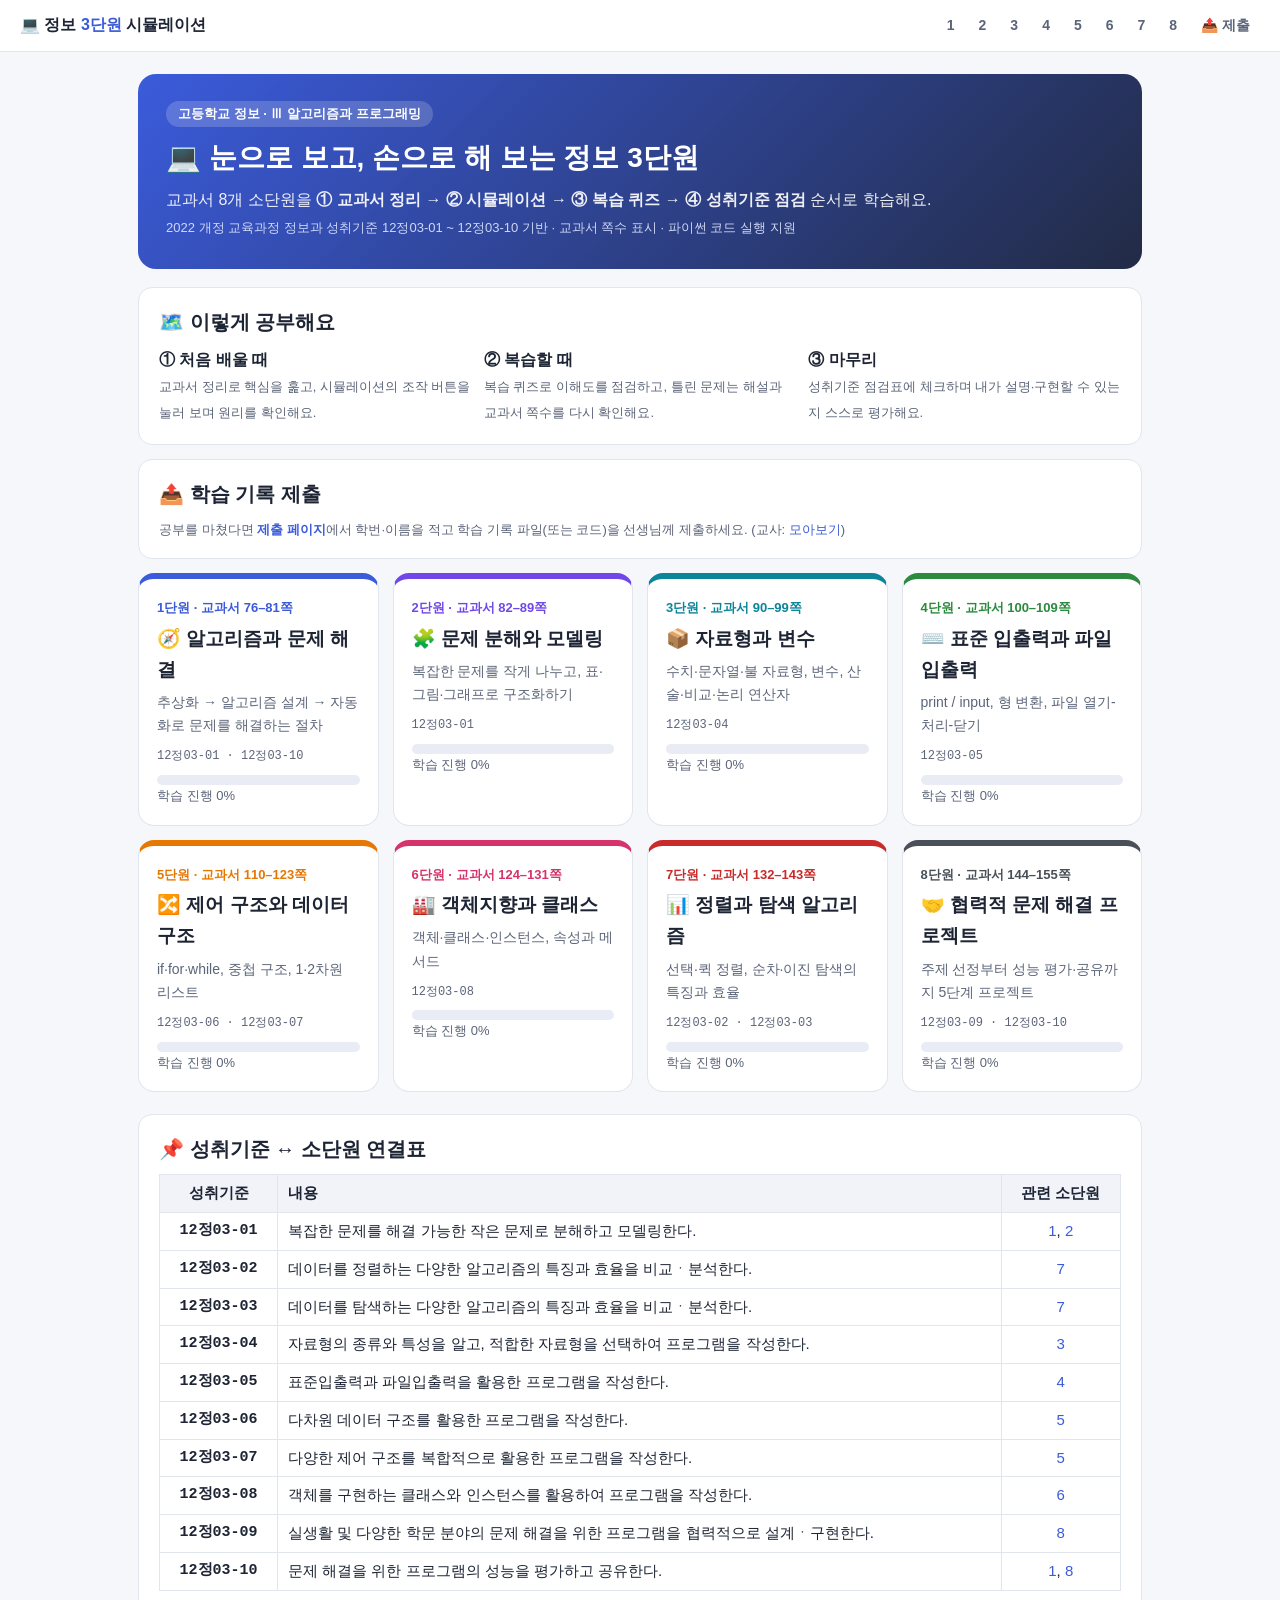
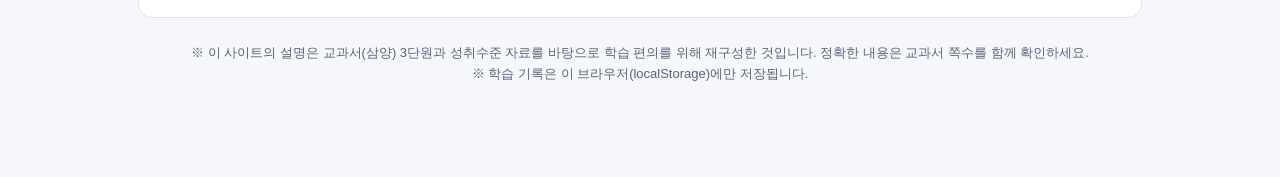
<file: index.html>
<!DOCTYPE html>
<html lang="ko">
<head>
<meta charset="utf-8">
<meta name="viewport" content="width=device-width,initial-scale=1">
<title>정보 3단원 알고리즘과 프로그래밍 – 시뮬레이션 학습·복습</title>
<meta name="description" content="고등학교 정보(삼양) 3단원 알고리즘과 프로그래밍을 시뮬레이션으로 학습하고 복습하는 사이트">
<link rel="stylesheet" href="css/style.css">
</head>
<body data-home="1">
<div class="wrap">
  <div class="hero" style="--uc:#3b5bdb">
    <span class="badge">고등학교 정보 · Ⅲ 알고리즘과 프로그래밍</span>
    <h1>💻 눈으로 보고, 손으로 해 보는 정보 3단원</h1>
    <p>교과서 8개 소단원을 <b>① 교과서 정리 → ② 시뮬레이션 → ③ 복습 퀴즈 → ④ 성취기준 점검</b> 순서로 학습해요.</p>
    <p class="small" style="color:#dbe4ff">2022 개정 교육과정 정보과 성취기준 12정03-01 ~ 12정03-10 기반 · 교과서 쪽수 표시 · 파이썬 코드 실행 지원</p>
  </div>

  <div class="card">
    <h2>🗺️ 이렇게 공부해요</h2>
    <div class="grid3">
      <div><b>① 처음 배울 때</b><br><span class="small">교과서 정리로 핵심을 훑고, 시뮬레이션의 조작 버튼을 눌러 보며 원리를 확인해요.</span></div>
      <div><b>② 복습할 때</b><br><span class="small">복습 퀴즈로 이해도를 점검하고, 틀린 문제는 해설과 교과서 쪽수를 다시 확인해요.</span></div>
      <div><b>③ 마무리</b><br><span class="small">성취기준 점검표에 체크하며 내가 설명·구현할 수 있는지 스스로 평가해요.</span></div>
    </div>
  </div>

  <div class="card"><h2>📤 학습 기록 제출</h2><p class="small" style="margin:0">공부를 마쳤다면 <a href="submit.html"><b>제출 페이지</b></a>에서 학번·이름을 적고 학습 기록 파일(또는 코드)을 선생님께 제출하세요. (교사: <a href="teacher.html">모아보기</a>)</p></div>

  <div class="card" id="overall" style="display:none"></div>

  <div class="ucards" id="cards"></div>

  <div class="card" style="margin-top:22px">
    <h2>📌 성취기준 ↔ 소단원 연결표</h2>
    <table id="map"><tr><th>성취기준</th><th class="l">내용</th><th>관련 소단원</th></tr></table>
  </div>
  <p class="small" style="text-align:center;margin-top:24px">※ 이 사이트의 설명은 교과서(삼양) 3단원과 성취수준 자료를 바탕으로 학습 편의를 위해 재구성한 것입니다. 정확한 내용은 교과서 쪽수를 함께 확인하세요.<br>※ 학습 기록은 이 브라우저(localStorage)에만 저장됩니다.</p>
</div>
<script src="js/common.js"></script>
<script>
initHome();
const cards=$('#cards');
let sum=0;
UNITS.forEach(u=>{
  const p=Progress.pct(u.id);sum+=p;
  cards.insertAdjacentHTML('beforeend',`<a class="ucard" href="units/u${u.id}.html" style="--uc:${u.c}">
    <div class="no">${u.id}단원 · 교과서 ${u.pg}쪽</div><h3>${u.ic} ${u.t}</h3><p>${u.d}</p>
    <div class="stds">${u.std.join(' · ')}</div>
    <div class="progressbar"><i style="width:${p}%"></i></div><div class="small">학습 진행 ${p}%</div></a>`);
});
if(sum>0){const o=$('#overall');o.style.display='block';const avg=Math.round(sum/UNITS.length);
  o.innerHTML=`<h2>📈 나의 전체 학습 현황</h2><div class="progressbar"><i style="width:${avg}%"></i></div><div class="small">전체 ${avg}% 완료 <button class="btn sm ghost" id="rst" style="margin-left:10px">기록 지우기</button></div>`;
  $('#rst').onclick=()=>{if(confirm('이 브라우저의 학습 기록을 모두 지울까요?')){localStorage.removeItem('info3-samyang-progress-v1');location.reload()}};}
const map=$('#map');
Object.keys(STD).forEach(k=>{
  const us=UNITS.filter(u=>u.std.includes(k));
  map.insertAdjacentHTML('beforeend',`<tr><td class="mono"><b>${k}</b></td><td class="l">${STD[k]}</td><td>${us.map(u=>`<a href="units/u${u.id}.html">${u.id}</a>`).join(', ')}</td></tr>`);
});
</script>
</body>
</html>
</file>
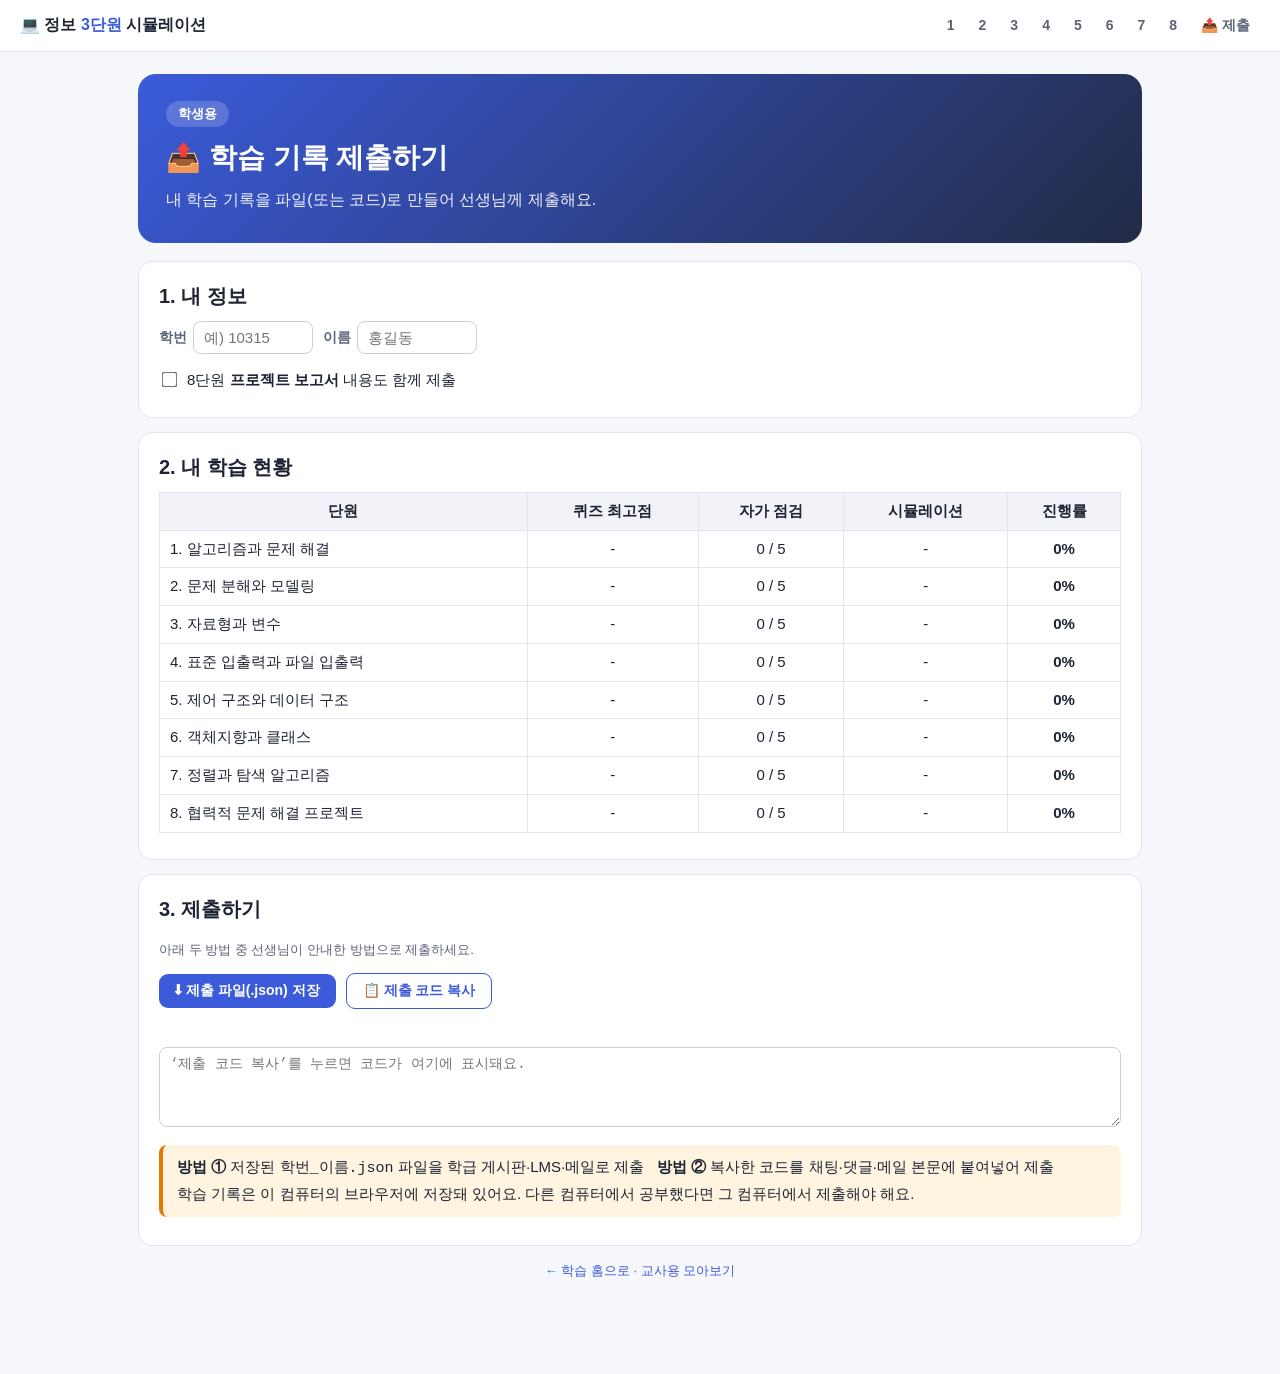
<file: submit.html>
<!DOCTYPE html>
<html lang="ko"><head><meta charset="utf-8"><meta name="viewport" content="width=device-width,initial-scale=1">
<title>학습 기록 제출 – 정보 3단원</title><link rel="stylesheet" href="css/style.css"></head>
<body style="--uc:#3b5bdb">
<div class="wrap">
 <div class="hero"><span class="badge">학생용</span><h1>📤 학습 기록 제출하기</h1><p>내 학습 기록을 파일(또는 코드)로 만들어 선생님께 제출해요.</p></div>
 <div class="card"><h2>1. 내 정보</h2>
  <div class="row"><label class="f">학번 <input type="text" id="sid" placeholder="예) 10315"></label><label class="f">이름 <input type="text" id="sname" placeholder="홍길동"></label></div>
  <label class="check"><input type="checkbox" id="increp"><span>8단원 <b>프로젝트 보고서</b> 내용도 함께 제출</span></label></div>
 <div class="card"><h2>2. 내 학습 현황</h2><div id="sum"></div></div>
 <div class="card"><h2>3. 제출하기</h2>
  <p class="small">아래 두 방법 중 선생님이 안내한 방법으로 제출하세요.</p>
  <div class="row"><button class="btn" id="dl">⬇ 제출 파일(.json) 저장</button><button class="btn ghost" id="cp">📋 제출 코드 복사</button></div>
  <div class="msg" id="msg"></div>
  <textarea id="code" rows="4" readonly placeholder="‘제출 코드 복사’를 누르면 코드가 여기에 표시돼요."></textarea>
  <div class="note"><b>방법 ①</b> 저장된 <code>학번_이름.json</code> 파일을 학급 게시판·LMS·메일로 제출 &nbsp; <b>방법 ②</b> 복사한 코드를 채팅·댓글·메일 본문에 붙여넣어 제출<br>학습 기록은 이 컴퓨터의 브라우저에 저장돼 있어요. 다른 컴퓨터에서 공부했다면 그 컴퓨터에서 제출해야 해요.</div></div>
 <p class="small" style="text-align:center"><a href="index.html">← 학습 홈으로</a> · <a href="teacher.html">교사용 모아보기</a></p>
</div>
<script src="js/common.js"></script>
<script>
initHome();
const RK='info3-u8-report-v1';
function build(){
  const rec={v:1,id:$('#sid').value.trim(),name:$('#sname').value.trim(),at:new Date().toISOString(),units:{}};
  UNITS.forEach(u=>{const s=Progress.get(u.id);const n=s.checks?Object.values(s.checks).filter(Boolean).length:0;
    rec.units[u.id]={quiz:s.quiz||null,checks:n,checkTotal:s.checkTotal||5,sim:!!s.simVisited,pct:Progress.pct(u.id)}});
  if($('#increp').checked){try{rec.report=JSON.parse(localStorage.getItem(RK))||null}catch(e){}}
  return rec;
}
function draw(){
  $('#sum').innerHTML='<table><tr><th>단원</th><th>퀴즈 최고점</th><th>자가 점검</th><th>시뮬레이션</th><th>진행률</th></tr>'+UNITS.map(u=>{const s=Progress.get(u.id);const n=s.checks?Object.values(s.checks).filter(Boolean).length:0;
   return `<tr><td class="l">${u.id}. ${u.t}</td><td>${s.quiz?s.quiz[0]+' / '+s.quiz[1]:'-'}</td><td>${n} / ${s.checkTotal||5}</td><td>${s.simVisited?'✔':'-'}</td><td><b>${Progress.pct(u.id)}%</b></td></tr>`}).join('')+'</table>';
}
function check(){const r=build();if(!r.id||!r.name){$('#msg').className='msg bad';$('#msg').textContent='학번과 이름을 입력해 주세요.';return null}return r}
$('#dl').onclick=()=>{const r=check();if(!r)return;const b=new Blob([JSON.stringify(r,null,1)],{type:'application/json'});const a=document.createElement('a');a.href=URL.createObjectURL(b);a.download=`${r.id}_${r.name}.json`;a.click();setTimeout(()=>URL.revokeObjectURL(a.href),1000);$('#msg').className='msg ok';$('#msg').textContent='저장했어요! 파일을 선생님께 제출하세요.'};
$('#cp').onclick=async()=>{const r=check();if(!r)return;const t='INFO3:'+btoa(unescape(encodeURIComponent(JSON.stringify(r))));$('#code').value=t;$('#code').select();
  try{await navigator.clipboard.writeText(t);$('#msg').className='msg ok';$('#msg').textContent='복사했어요! 붙여넣어 제출하세요.'}catch(e){$('#msg').className='msg ok';$('#msg').textContent='아래 코드를 직접 복사(Ctrl+C)해서 제출하세요.'}};
['sid','sname'].forEach(i=>{$('#'+i).value=localStorage.getItem('info3-'+i)||'';$('#'+i).oninput=e=>localStorage.setItem('info3-'+i,e.target.value)});
draw();
</script></body></html>
</file>
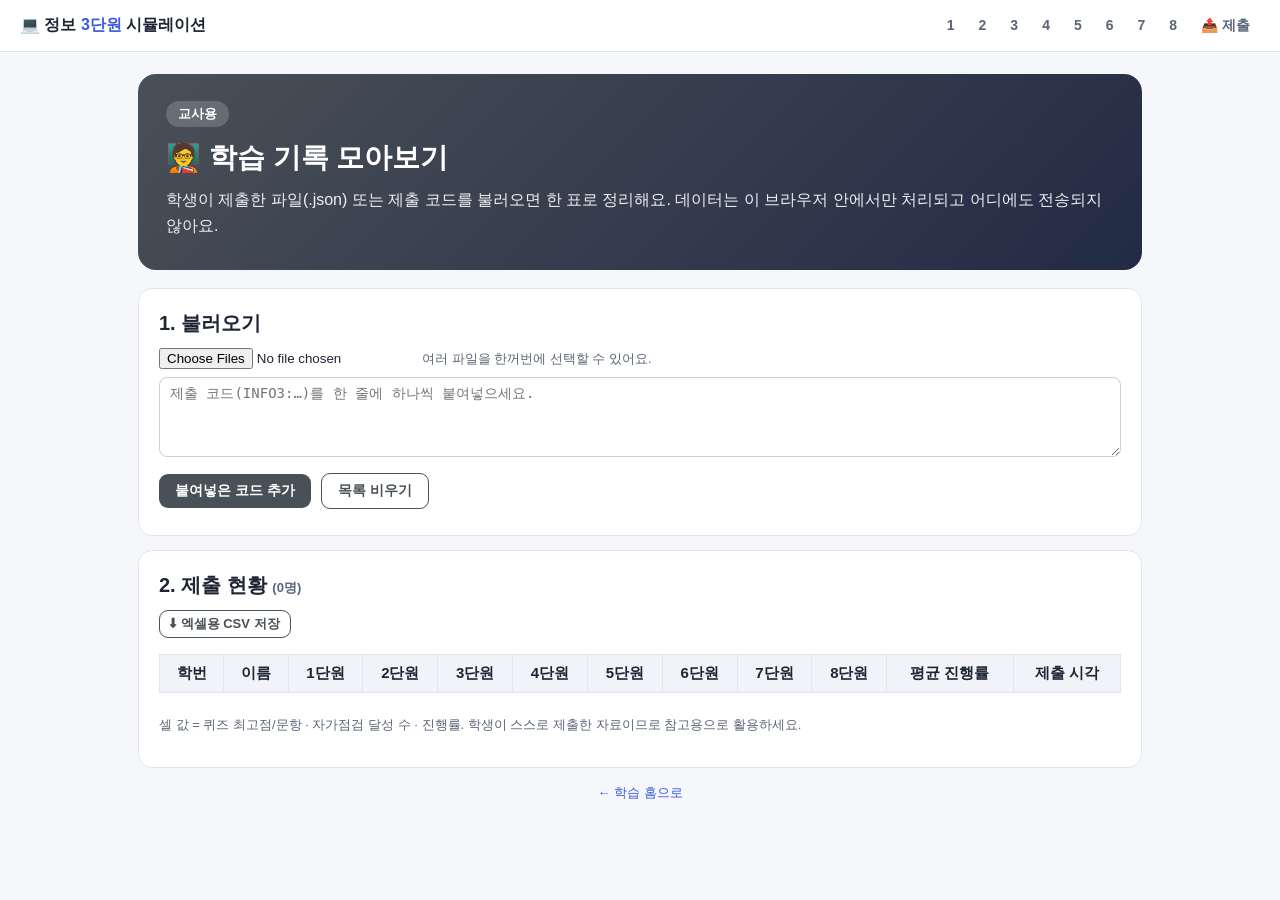
<file: teacher.html>
<!DOCTYPE html>
<html lang="ko"><head><meta charset="utf-8"><meta name="viewport" content="width=device-width,initial-scale=1">
<title>교사용 학습 기록 모아보기 – 정보 3단원</title><link rel="stylesheet" href="css/style.css"></head>
<body style="--uc:#495057">
<div class="wrap">
 <div class="hero"><span class="badge">교사용</span><h1>🧑‍🏫 학습 기록 모아보기</h1><p>학생이 제출한 파일(.json) 또는 제출 코드를 불러오면 한 표로 정리해요. 데이터는 이 브라우저 안에서만 처리되고 어디에도 전송되지 않아요.</p></div>
 <div class="card"><h2>1. 불러오기</h2>
  <div class="row"><input type="file" id="fl" accept=".json,application/json" multiple><span class="small">여러 파일을 한꺼번에 선택할 수 있어요.</span></div>
  <textarea id="paste" rows="4" placeholder="제출 코드(INFO3:…)를 한 줄에 하나씩 붙여넣으세요."></textarea>
  <div class="row"><button class="btn" id="add">붙여넣은 코드 추가</button><button class="btn ghost" id="clr">목록 비우기</button><span class="msg" id="msg"></span></div></div>
 <div class="card"><h2>2. 제출 현황 <span class="small" id="cnt"></span></h2>
  <div class="row"><button class="btn ghost sm" id="csv">⬇ 엑셀용 CSV 저장</button></div>
  <div style="overflow:auto"><table id="tb"></table></div>
  <p class="small">셀 값 = 퀴즈 최고점/문항 · 자가점검 달성 수 · 진행률. 학생이 스스로 제출한 자료이므로 참고용으로 활용하세요.</p></div>
 <div class="card" id="repc" style="display:none"><h2>3. 제출된 프로젝트 보고서</h2><div id="reps"></div></div>
 <p class="small" style="text-align:center"><a href="index.html">← 학습 홈으로</a></p>
</div>
<script src="js/common.js"></script>
<script>
initHome();
let R={};
const lab={team:'모둠명',members:'모둠원/역할',topic:'주제',problem:'문제 정의',init:'초기 상태',goal:'목표 상태',split:'문제 분해',model:'모델링',algo:'알고리즘',prog:'프로그램 작성',perf:'성능 평가',fb:'받은 피드백',imp:'개선한 점'};
function put(r){if(!r||!r.id||!r.units){return false}R[r.id+'|'+r.name]=r;return true}
function decode(t){t=t.trim();if(!t.startsWith('INFO3:'))return null;try{return JSON.parse(decodeURIComponent(escape(atob(t.slice(6)))))}catch(e){return null}}
function draw(){
  const rows=Object.values(R).sort((a,b)=>String(a.id).localeCompare(String(b.id),'ko',{numeric:true}));
  $('#cnt').textContent=`(${rows.length}명)`;
  $('#tb').innerHTML='<tr><th>학번</th><th>이름</th>'+UNITS.map(u=>`<th title="${u.t}">${u.id}단원</th>`).join('')+'<th>평균 진행률</th><th>제출 시각</th></tr>'+
   rows.map(r=>{let sum=0;const cells=UNITS.map(u=>{const x=r.units[u.id]||{};sum+=x.pct||0;return `<td style="font-size:13px">${x.quiz?x.quiz[0]+'/'+x.quiz[1]:'-'} · ${x.checks||0}/${x.checkTotal||5}<br><b>${x.pct||0}%</b></td>`}).join('');
    return `<tr><td>${esc(r.id)}</td><td>${esc(r.name)}</td>${cells}<td><b>${Math.round(sum/UNITS.length)}%</b></td><td class="small">${esc((r.at||'').replace('T',' ').slice(0,16))}</td></tr>`}).join('')||'<tr><td colspan="12" class="small">아직 불러온 제출물이 없어요.</td></tr>';
  const withRep=rows.filter(r=>r.report);$('#repc').style.display=withRep.length?'block':'none';
  $('#reps').innerHTML=withRep.map(r=>`<details style="margin:6px 0"><summary><b>${esc(r.id)} ${esc(r.name)}</b></summary>${Object.keys(lab).map(k=>`<div style="margin:6px 0"><b>${lab[k]}</b><div style="white-space:pre-wrap">${esc(r.report[k]||'(미작성)')}</div></div>`).join('')}</details>`).join('');
}
function msg(t,ok){$('#msg').className='msg '+(ok?'ok':'bad');$('#msg').textContent=t}
$('#fl').onchange=async e=>{let ok=0,bad=0;for(const f of e.target.files){try{put(JSON.parse(await f.text()))?ok++:bad++}catch(x){bad++}}msg(`${ok}개 불러옴${bad?`, ${bad}개는 형식이 올바르지 않아 건너뜀`:''}`,!bad);draw();e.target.value=''};
$('#add').onclick=()=>{let ok=0,bad=0;$('#paste').value.split(/\s+/).filter(Boolean).forEach(t=>{put(decode(t))?ok++:bad++});msg(`${ok}개 추가${bad?`, ${bad}개는 코드가 올바르지 않아 건너뜀`:''}`,!bad);if(ok)$('#paste').value='';draw()};
$('#clr').onclick=()=>{R={};draw();msg('',true)};
$('#csv').onclick=()=>{const rows=Object.values(R);if(!rows.length)return;const q=s=>'"'+String(s??'').replace(/"/g,'""')+'"';
  let t='학번,이름,'+UNITS.map(u=>`${u.id}단원 퀴즈,${u.id}단원 자가점검,${u.id}단원 진행률`).join(',')+',평균 진행률,제출 시각\n';
  rows.forEach(r=>{let s=0;t+=[q(r.id),q(r.name),...UNITS.map(u=>{const x=r.units[u.id]||{};s+=x.pct||0;return [q(x.quiz?x.quiz[0]+'/'+x.quiz[1]:''),q(x.checks||0),q(x.pct||0)].join(',')}),Math.round(s/UNITS.length),q(r.at)].join(',')+'\n'});
  const b=new Blob(['﻿'+t],{type:'text/csv;charset=utf-8'});const a=document.createElement('a');a.href=URL.createObjectURL(b);a.download='정보3단원_학습현황.csv';a.click()};
draw();
</script></body></html>
</file>
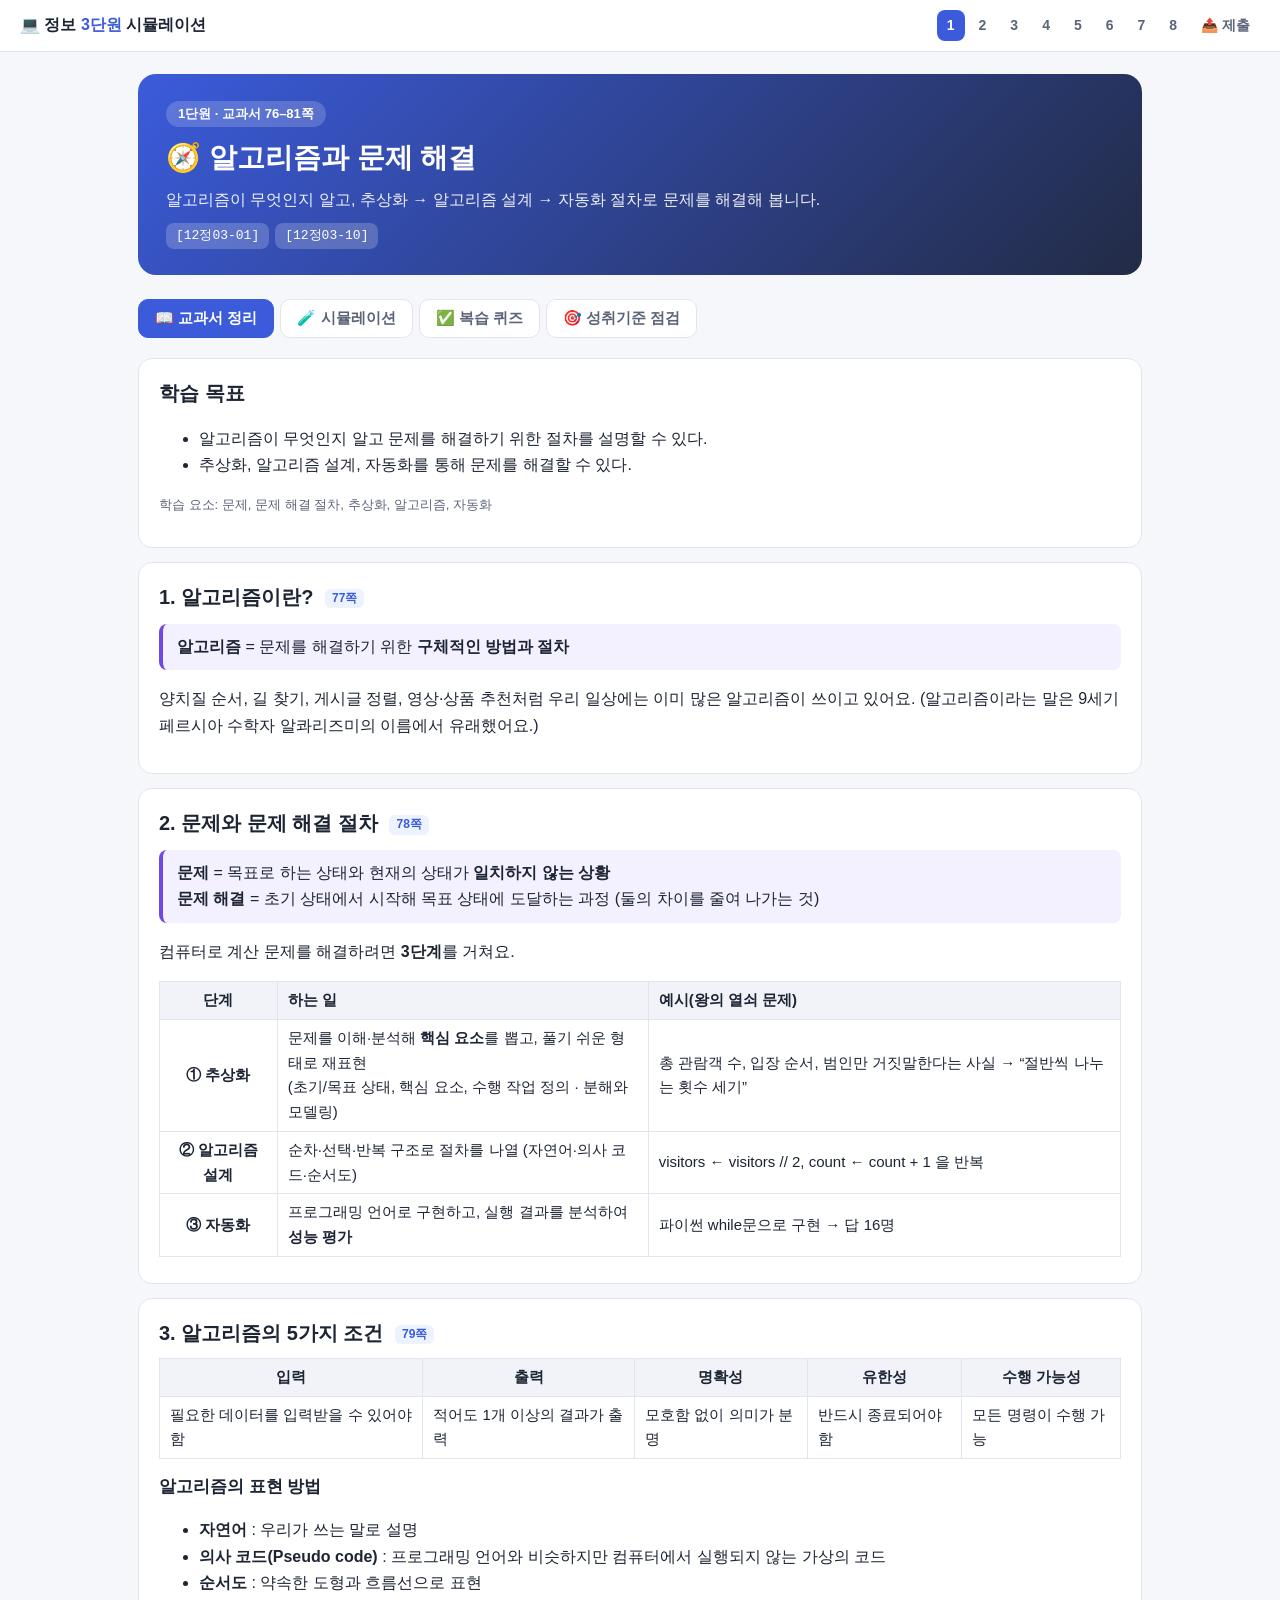
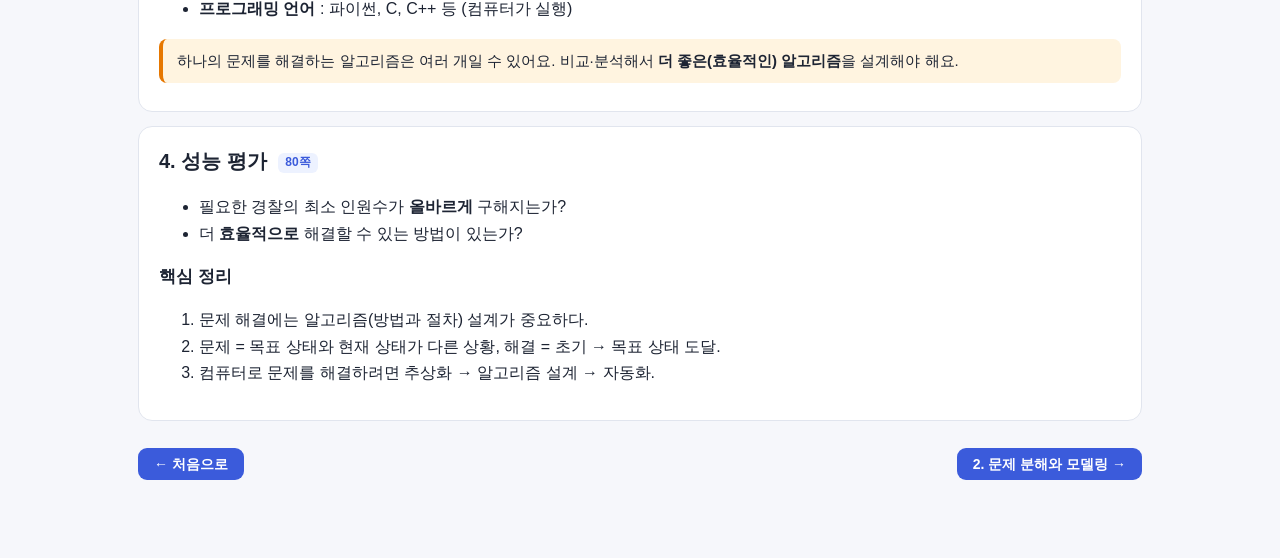
<file: units/u1.html>
<!DOCTYPE html>
<html lang="ko"><head><meta charset="utf-8"><meta name="viewport" content="width=device-width,initial-scale=1">
<title>1. 알고리즘과 문제 해결 – 정보 3단원</title><link rel="stylesheet" href="../css/style.css"></head>
<body data-unit="1"><div id="app">

<section id="learn" data-tab="📖 교과서 정리">
 <div class="card"><h2>학습 목표</h2>
  <ul><li>알고리즘이 무엇인지 알고 문제를 해결하기 위한 절차를 설명할 수 있다.</li><li>추상화, 알고리즘 설계, 자동화를 통해 문제를 해결할 수 있다.</li></ul>
  <p class="small">학습 요소: 문제, 문제 해결 절차, 추상화, 알고리즘, 자동화</p></div>

 <div class="card"><h2>1. 알고리즘이란? <span class="pg">77쪽</span></h2>
  <div class="def"><b>알고리즘</b> = 문제를 해결하기 위한 <b>구체적인 방법과 절차</b></div>
  <p>양치질 순서, 길 찾기, 게시글 정렬, 영상·상품 추천처럼 우리 일상에는 이미 많은 알고리즘이 쓰이고 있어요.
  (알고리즘이라는 말은 9세기 페르시아 수학자 알콰리즈미의 이름에서 유래했어요.)</p></div>

 <div class="card"><h2>2. 문제와 문제 해결 절차 <span class="pg">78쪽</span></h2>
  <div class="def"><b>문제</b> = 목표로 하는 상태와 현재의 상태가 <b>일치하지 않는 상황</b><br>
  <b>문제 해결</b> = 초기 상태에서 시작해 목표 상태에 도달하는 과정 (둘의 차이를 줄여 나가는 것)</div>
  <p>컴퓨터로 계산 문제를 해결하려면 <b>3단계</b>를 거쳐요.</p>
  <table>
   <tr><th>단계</th><th class="l">하는 일</th><th class="l">예시(왕의 열쇠 문제)</th></tr>
   <tr><td><b>① 추상화</b></td><td class="l">문제를 이해·분석해 <b>핵심 요소</b>를 뽑고, 풀기 쉬운 형태로 재표현<br>(초기/목표 상태, 핵심 요소, 수행 작업 정의 · 분해와 모델링)</td><td class="l">총 관람객 수, 입장 순서, 범인만 거짓말한다는 사실 → “절반씩 나누는 횟수 세기”</td></tr>
   <tr><td><b>② 알고리즘 설계</b></td><td class="l">순차·선택·반복 구조로 절차를 나열 (자연어·의사 코드·순서도)</td><td class="l">visitors ← visitors // 2, count ← count + 1 을 반복</td></tr>
   <tr><td><b>③ 자동화</b></td><td class="l">프로그래밍 언어로 구현하고, 실행 결과를 분석하여 <b>성능 평가</b></td><td class="l">파이썬 while문으로 구현 → 답 16명</td></tr>
  </table></div>

 <div class="card"><h2>3. 알고리즘의 5가지 조건 <span class="pg">79쪽</span></h2>
  <table><tr><th>입력</th><th>출력</th><th>명확성</th><th>유한성</th><th>수행 가능성</th></tr>
  <tr><td class="l">필요한 데이터를 입력받을 수 있어야 함</td><td class="l">적어도 1개 이상의 결과가 출력</td><td class="l">모호함 없이 의미가 분명</td><td class="l">반드시 종료되어야 함</td><td class="l">모든 명령이 수행 가능</td></tr></table>
  <h3>알고리즘의 표현 방법</h3>
  <ul><li><b>자연어</b> : 우리가 쓰는 말로 설명</li><li><b>의사 코드(Pseudo code)</b> : 프로그래밍 언어와 비슷하지만 컴퓨터에서 실행되지 않는 가상의 코드</li><li><b>순서도</b> : 약속한 도형과 흐름선으로 표현</li><li><b>프로그래밍 언어</b> : 파이썬, C, C++ 등 (컴퓨터가 실행)</li></ul>
  <div class="note">하나의 문제를 해결하는 알고리즘은 여러 개일 수 있어요. 비교·분석해서 <b>더 좋은(효율적인) 알고리즘</b>을 설계해야 해요.</div></div>

 <div class="card"><h2>4. 성능 평가 <span class="pg">80쪽</span></h2>
  <ul><li>필요한 경찰의 최소 인원수가 <b>올바르게</b> 구해지는가?</li><li>더 <b>효율적으로</b> 해결할 수 있는 방법이 있는가?</li></ul>
  <h3>핵심 정리</h3>
  <ol><li>문제 해결에는 알고리즘(방법과 절차) 설계가 중요하다.</li><li>문제 = 목표 상태와 현재 상태가 다른 상황, 해결 = 초기 → 목표 상태 도달.</li><li>컴퓨터로 문제를 해결하려면 추상화 → 알고리즘 설계 → 자동화.</li></ol></div>
</section>

<section id="sim" data-tab="🧪 시뮬레이션">
 <div class="card"><div class="sim-title"><span class="n">1</span><h2 style="margin:0">왕의 열쇠 문제 – 알고리즘 한 단계씩 실행하기 <span class="pg">78~80쪽</span></h2></div>
  <p class="goal">🎯 설계한 알고리즘이 어떻게 <b>변수 값을 바꾸며</b> 실행되는지 눈으로 확인해요. (자동화 단계)</p>
  <div class="note" style="margin-top:0">범인만 거짓말을 해요. 관람객을 <b>절반씩 나누어</b> 질문하면, 경찰이 몇 명 필요할까요? 관람객 수를 바꿔 보세요.</div>
  <div class="row"><label class="f">관람객 수 <input type="number" id="s1n" value="40000" min="1" max="1000000000"></label>
   <button class="btn" id="s1step">▶ 한 단계 실행</button><button class="btn ghost" id="s1auto">⏩ 자동 실행</button><button class="btn ghost" id="s1reset">↺ 처음부터</button></div>
  <div class="grid2"><div id="s1code"></div>
   <div><div class="vars" id="s1vars"></div><div class="msg" id="s1msg" style="margin-top:10px"></div>
    <div class="out" id="s1out" style="min-height:34px">(출력)</div></div></div>
  <div class="small" style="margin-top:8px">절반으로 나눈 기록 (반복 한 바퀴 = 경찰이 질문 범위를 반으로 줄임)</div>
  <div style="max-height:150px;overflow:auto"><table id="s1log"><tr><th>회차</th><th>visitors</th><th>count</th></tr></table></div>
  <div class="tip" id="s1cmp"></div></div>

 <div class="card"><div class="sim-title"><span class="n">2</span><h2 style="margin:0">문제 해결 3단계 분류하기 <span class="pg">78~80쪽</span></h2></div>
  <p class="goal">🎯 각 활동이 추상화 / 알고리즘 설계 / 자동화 중 어디에 속하는지 골라 보세요.</p>
  <div id="s2"></div><div class="row"><button class="btn" id="s2chk">채점하기</button><span class="msg" id="s2msg"></span></div></div>

 <div class="card"><div class="sim-title"><span class="n">3</span><h2 style="margin:0">알고리즘의 조건 진단 <span class="pg">79쪽</span></h2></div>
  <p class="goal">🎯 아래 “나쁜 알고리즘”은 5가지 조건 중 무엇을 만족하지 못하나요?</p>
  <div id="s3"></div></div>

 <div class="card"><div class="sim-title"><span class="n">4</span><h2 style="margin:0">8퍼즐 – 초기 상태에서 목표 상태로 <span class="pg">81쪽</span></h2></div>
  <p class="goal">🎯 칸을 눌러 빈칸으로 옮기며 <b>초기 상태와 목표 상태의 차이</b>를 줄여 보세요. (문제 해결 = 차이 줄이기)</p>
  <div class="grid2"><div>
   <div id="pz" style="display:inline-grid;grid-template-columns:repeat(3,64px);gap:5px"></div>
   <div class="row"><button class="btn ghost sm" id="pzinit">초기 상태(교과서)</button><button class="btn ghost sm" id="pzshuf">섞기</button></div></div>
   <div><table><tr><th class="l">초기 상태</th><td class="l">주어진 숫자판</td></tr><tr><th class="l">목표 상태</th><td class="l">1~8이 순서대로, 빈칸이 오른쪽 아래</td></tr>
    <tr><th class="l">핵심 요소</th><td class="l">숫자 칸의 위치, 빈칸의 위치</td></tr><tr><th class="l">수행 작업</th><td class="l">빈칸과 이웃한 숫자를 빈칸으로 옮기기</td></tr></table>
    <div class="vars"><div class="var"><div class="nm">이동 횟수</div><div class="vl" id="pzm">0</div></div><div class="var"><div class="nm">제자리가 아닌 숫자</div><div class="vl" id="pzd">0</div></div></div>
    <div class="msg" id="pzmsg"></div></div></div>
  <div class="tip">이 규칙을 알고리즘으로 만들어 프로그램으로 자동화하면, 사람이 놓치기 쉬운 경우까지 빠르고 정확하게 확인할 수 있다는 장점이 있어요. (교과서 81쪽 활동 3)</div></div>
</section>
</div>
<script src="../js/common.js"></script>
<script>
window.GOAL='알고리즘이 무엇인지 알고, 추상화 → 알고리즘 설계 → 자동화 절차로 문제를 해결해 봅니다.';
window.CHECKS=['알고리즘이 무엇인지 설명할 수 있다. [지식·이해]','문제 해결 절차(추상화→알고리즘 설계→자동화)를 순서대로 설명하고 문제에 적용할 수 있다. [과정·기능]','알고리즘의 5가지 조건(입력·출력·명확성·유한성·수행 가능성)을 말할 수 있다.','자연어·의사 코드·순서도 중 하나로 알고리즘을 표현할 수 있다.','알고리즘 효율의 가치를 알고, 더 효율적인 방법을 찾아보려 한다. [가치·태도]'];
window.LEVELS=['문제 해결 절차를 정확히 설명하고, 추상화·알고리즘 설계·자동화를 거쳐 문제를 오류 없이 해결하며 프로그램의 성능을 평가·공유할 수 있다.','문제 해결 절차를 설명하고, 알고리즘을 설계해 프로그램으로 구현한 뒤 성능을 평가할 수 있다.','알고리즘과 절차를 설명하고 주어진 문제를 3단계에 따라 해결할 수 있다.','알고리즘과 절차를 대략 설명하고 일부 단계를 수행할 수 있다.','알고리즘과 문제 해결 절차의 개념을 인지한다.'];
window.QUIZ=[
 {q:'알고리즘의 뜻으로 가장 알맞은 것은?',c:['컴퓨터가 실행하는 프로그램 파일','문제를 해결하기 위한 구체적인 방법과 절차','파이썬으로만 작성할 수 있는 명령어 묶음','데이터를 저장하는 기억 장소'],a:1,e:'알고리즘은 문제 해결을 위한 구체적인 방법과 절차예요. 언어에 상관없이 자연어·순서도로도 표현할 수 있어요.',pg:'77'},
 {q:'컴퓨터로 문제를 해결하는 절차를 순서대로 나열한 것은?',c:['자동화 → 추상화 → 알고리즘 설계','알고리즘 설계 → 추상화 → 자동화','추상화 → 알고리즘 설계 → 자동화','추상화 → 자동화 → 알고리즘 설계'],a:2,e:'핵심 요소를 뽑아 재표현(추상화) → 절차 설계 → 프로그램 구현과 성능 평가(자동화) 순서예요.',pg:'78'},
 {q:'“문제”의 정의로 교과서와 가장 가까운 것은?',c:['컴퓨터가 풀 수 없는 어려운 질문','목표 상태와 현재 상태가 일치하지 않는 상황','프로그램 실행 중 발생한 오류','정답이 하나뿐인 질문'],a:1,e:'문제 해결은 초기 상태에서 시작해 목표 상태에 도달하는 과정이에요.',pg:'78'},
 {q:'다음 중 “자동화” 단계에 해당하는 활동은?',c:['초기 상태와 목표 상태 정하기','핵심 요소 추출하기','순서도로 절차 그리기','프로그램을 실행해 결과를 분석하고 성능을 평가하기'],a:3,e:'자동화 = 알고리즘을 프로그래밍 언어로 구현 + 실행 결과 분석·성능 평가예요.',pg:'80'},
 {q:'알고리즘이 반드시 종료되어야 한다는 조건은?',c:['입력','명확성','유한성','수행 가능성'],a:2,e:'유한성: 알고리즘은 끝이 있어야 해요. 종료되지 않는 반복은 알고리즘이 아니에요.',pg:'79'},
 {q:'실제 프로그래밍 언어가 아니어서 컴퓨터에서 실행할 수 없지만, 프로그래밍 언어와 비슷한 형태로 알고리즘을 쓰는 방법은?',c:['순서도','자연어','의사 코드','파이썬'],a:2,e:'의사 코드(Pseudo code)는 “가상의 코드”라는 뜻이에요.',pg:'79'},
 {q:'왕의 열쇠 문제에서 관람객이 40,000명일 때 필요한 경찰의 최소 인원은? (절반씩 나누기)',type:'fill',a:['16'],e:'40000을 1이 될 때까지 절반(몫)으로 나누면 15번이므로 count=15, police=count+1=16명이에요.',pg:'79–80'}
];

/* ---------- 시뮬레이션 1 ---------- */
(function(){
 const code=['visitors = 40000   # 입장객 수','count = 0','while visitors > 1:','    visitors = visitors // 2','    count = count + 1','police = count + 1','print(police)'];
 $('#s1code').innerHTML=codeBlock(code);
 let S;
 const vars=()=>{ $('#s1vars').innerHTML=[['visitors',S.v],['count',S.c],['police',S.p]].map(([k,v])=>`<div class="var" id="v_${k}"><div class="nm">${k}</div><div class="vl">${v===null?'?':v}</div><div class="ty">${v===null?'미정':'int'}</div></div>`).join('')};
 function reset(){stopAuto();S={pc:0,v:null,c:null,p:null,log:[],done:false};vars();hlLine($('#s1code'),-1);$('#s1msg').textContent='“한 단계 실행”을 눌러 시작하세요.';$('#s1msg').className='msg';$('#s1out').textContent='(출력)';$('#s1log').innerHTML='<tr><th>회차</th><th>visitors</th><th>count</th></tr>';$('#s1cmp').innerHTML='';$('#s1step').disabled=false;}
 function flash(k){const e=$('#v_'+k);e&&e.classList.add('flash')}
 function step(){
  if(S.done)return;
  const N=Math.max(1,Math.min(1e9,Math.floor(+$('#s1n').value||1)));
  const i=S.pc;hlLine($('#s1code'),i);let m='';
  if(i===0){S.v=N;S.pc=1;m=`① visitors에 전체 관람객 수 ${N}을 저장해요.`}
  else if(i===1){S.c=0;S.pc=2;m='② 절반으로 나눈 횟수를 세는 count를 0으로 시작해요.'}
  else if(i===2){const t=S.v>1;S.pc=t?3:5;m=`③ visitors(${S.v}) > 1 은 ${t?'참 → 반복문 안으로 들어가요.':'거짓 → 반복을 끝내고 아래로 내려가요.'}`}
  else if(i===3){const old=S.v;S.v=Math.floor(S.v/2);S.pc=4;m=`④ 범위를 절반으로: ${old} // 2 = ${S.v}`}
  else if(i===4){S.c++;S.log.push([S.c,S.v,S.c]);S.pc=2;m=`⑤ 절반으로 나눈 횟수 count = ${S.c}`}
  else if(i===5){S.p=S.c+1;S.pc=6;m=`⑥ 마지막 1명까지 조사하려면 count + 1 = ${S.p}명`}
  else if(i===6){S.done=true;$('#s1out').textContent=S.p;m=`⑦ 출력: ${S.p}  → 알고리즘이 끝났어요(유한성).`;$('#s1step').disabled=true;stopAuto();
    $('#s1cmp').innerHTML=`💡 한 명씩 모두 확인하면 최대 <b>${N.toLocaleString()}</b>명이 필요하지만, 절반씩 나누는 이 알고리즘은 <b>${S.p}</b>명이면 돼요. 이것이 <b>알고리즘 효율</b>의 힘이에요! (성능 평가: 더 효율적인 방법이 있는가?)`;}
  vars();
  if(i===0)flash('visitors');if(i===1||i===4)flash('count');if(i===3)flash('visitors');if(i===5)flash('police');
  $('#s1msg').textContent=m;
  $('#s1log').innerHTML='<tr><th>회차</th><th>visitors</th><th>count</th></tr>'+S.log.map(r=>`<tr><td>${r[0]}</td><td>${r[1]}</td><td>${r[2]}</td></tr>`).join('');
 }
 let timer=null;function stopAuto(){if(timer){clearInterval(timer);timer=null;$('#s1auto').textContent='⏩ 자동 실행'}}
 $('#s1step').onclick=step;
 $('#s1auto').onclick=()=>{if(timer){stopAuto();return}if(S.done)reset();$('#s1auto').textContent='⏸ 멈춤';timer=setInterval(step,420)};
 $('#s1reset').onclick=reset;$('#s1n').onchange=reset;reset();
})();

/* ---------- 시뮬레이션 2 ---------- */
(function(){
 const items=[['초기 상태와 목표 상태를 설정한다',0],['문제 해결에 꼭 필요한 핵심 요소를 추출한다',0],['순서도로 문제 해결 절차를 그린다',1],['의사 코드로 작업을 순서에 맞게 나열한다',1],['알고리즘을 파이썬 프로그램으로 작성한다',2],['실행 결과를 분석해 더 효율적인 방법이 있는지 평가한다',2]];
 const names=['추상화','알고리즘 설계','자동화'];
 const h=$('#s2');
 h.innerHTML=items.map((it,i)=>`<div class="row" style="border-bottom:1px solid var(--line);padding-bottom:6px"><div style="flex:1;min-width:240px">${i+1}. ${it[0]}</div>${names.map((n,j)=>`<label class="f"><input type="radio" name="q2_${i}" value="${j}">${n}</label>`).join('')}<span class="pill" id="s2r${i}"></span></div>`).join('');
 $('#s2chk').onclick=()=>{let ok=0;items.forEach((it,i)=>{const s=$(`input[name=q2_${i}]:checked`);const r=$('#s2r'+i);if(!s){r.className='pill info';r.textContent='선택';return}
  const good=+s.value===it[1];if(good)ok++;r.className='pill '+(good?'ok':'bad');r.textContent=good?'정답':'→ '+names[it[1]]});
  const m=$('#s2msg');m.className='msg '+(ok===6?'ok':'bad');m.textContent=ok===6?'🎉 모두 맞았어요!':`${ok} / 6 정답`}
})();

/* ---------- 시뮬레이션 3 ---------- */
(function(){
 const cs=['입력','출력','명확성','유한성','수행 가능성'];
 const items=[['“라면을 적당히 끓인다.”',2,'‘적당히’는 사람마다 다르게 해석돼요 → 의미가 분명하지 않음(명확성).'],['1. 숫자를 1 증가시킨다  2. 1번으로 돌아간다 (끝나는 조건 없음)',3,'끝나지 않고 계속 반복해요 → 반드시 종료되어야 함(유한성).'],['“입장객 수를 0으로 나누어 평균을 구한다.”',4,'0으로 나누는 명령은 수행할 수 없어요(수행 가능성).'],['점수를 모두 계산하지만 화면에 아무것도 출력하지 않는다',1,'알고리즘이 수행되면 적어도 1개 이상의 결과가 출력되어야 해요(출력).'],['평균을 구하는 알고리즘인데 점수를 받을 방법이 전혀 없다',0,'필요한 데이터를 입력받을 수 있어야 해요(입력).']];
 $('#s3').innerHTML=items.map((it,i)=>`<div style="border:1px solid var(--line);border-radius:10px;padding:10px;margin:8px 0"><div>${i+1}. ${it[0]}</div><div class="row">${cs.map((c,j)=>`<button class="btn ghost sm" data-i="${i}" data-j="${j}">${c}</button>`).join('')}</div><div class="msg" id="s3m${i}"></div></div>`).join('');
 $$('#s3 button').forEach(b=>b.onclick=()=>{const i=+b.dataset.i,j=+b.dataset.j,m=$('#s3m'+i);const ok=items[i][1]===j;m.className='msg '+(ok?'ok':'bad');m.textContent=ok?'정답! '+items[i][2]:'다시 생각해 보세요.'});
})();

/* ---------- 시뮬레이션 4 : 8퍼즐 ---------- */
(function(){
 const INIT=[1,2,3,7,4,5,8,6,0],GOAL=[1,2,3,4,5,6,7,8,0];
 let b=INIT.slice(),mv=0;
 function render(){
  $('#pz').innerHTML=b.map((v,i)=>`<button class="btn ${v?'':'ghost'}" style="height:64px;font-size:24px;${v&&v!==GOAL[i]?'background:#e8590c':''}${v?'':';visibility:hidden'}" data-i="${i}">${v||''}</button>`).join('');
  $$('#pz button').forEach(x=>x.onclick=()=>move(+x.dataset.i));
  const d=b.filter((v,i)=>v&&v!==GOAL[i]).length;
  $('#pzm').textContent=mv;$('#pzd').textContent=d;
  const m=$('#pzmsg');if(d===0){m.className='msg ok';m.textContent=`🎉 목표 상태 도달! ${mv}번 만에 해결했어요. (차이가 0)`}else{m.className='msg';m.textContent='주황색 칸은 목표 위치와 다른 칸이에요.'}
 }
 function move(i){const z=b.indexOf(0);const r=Math.floor(i/3),c=i%3,zr=Math.floor(z/3),zc=z%3;if(Math.abs(r-zr)+Math.abs(c-zc)!==1)return;[b[i],b[z]]=[b[z],b[i]];mv++;render()}
 $('#pzinit').onclick=()=>{b=INIT.slice();mv=0;render()};
 $('#pzshuf').onclick=()=>{b=GOAL.slice();let last=-1;for(let k=0;k<40;k++){const z=b.indexOf(0),r=Math.floor(z/3),c=z%3;const nb=[];if(r>0)nb.push(z-3);if(r<2)nb.push(z+3);if(c>0)nb.push(z-1);if(c<2)nb.push(z+1);const cand=nb.filter(x=>x!==last);const t=cand[Math.floor(Math.random()*cand.length)];[b[t],b[z]]=[b[z],b[t]];last=z}mv=0;render()};
 render();
})();
</script></body></html>
</file>
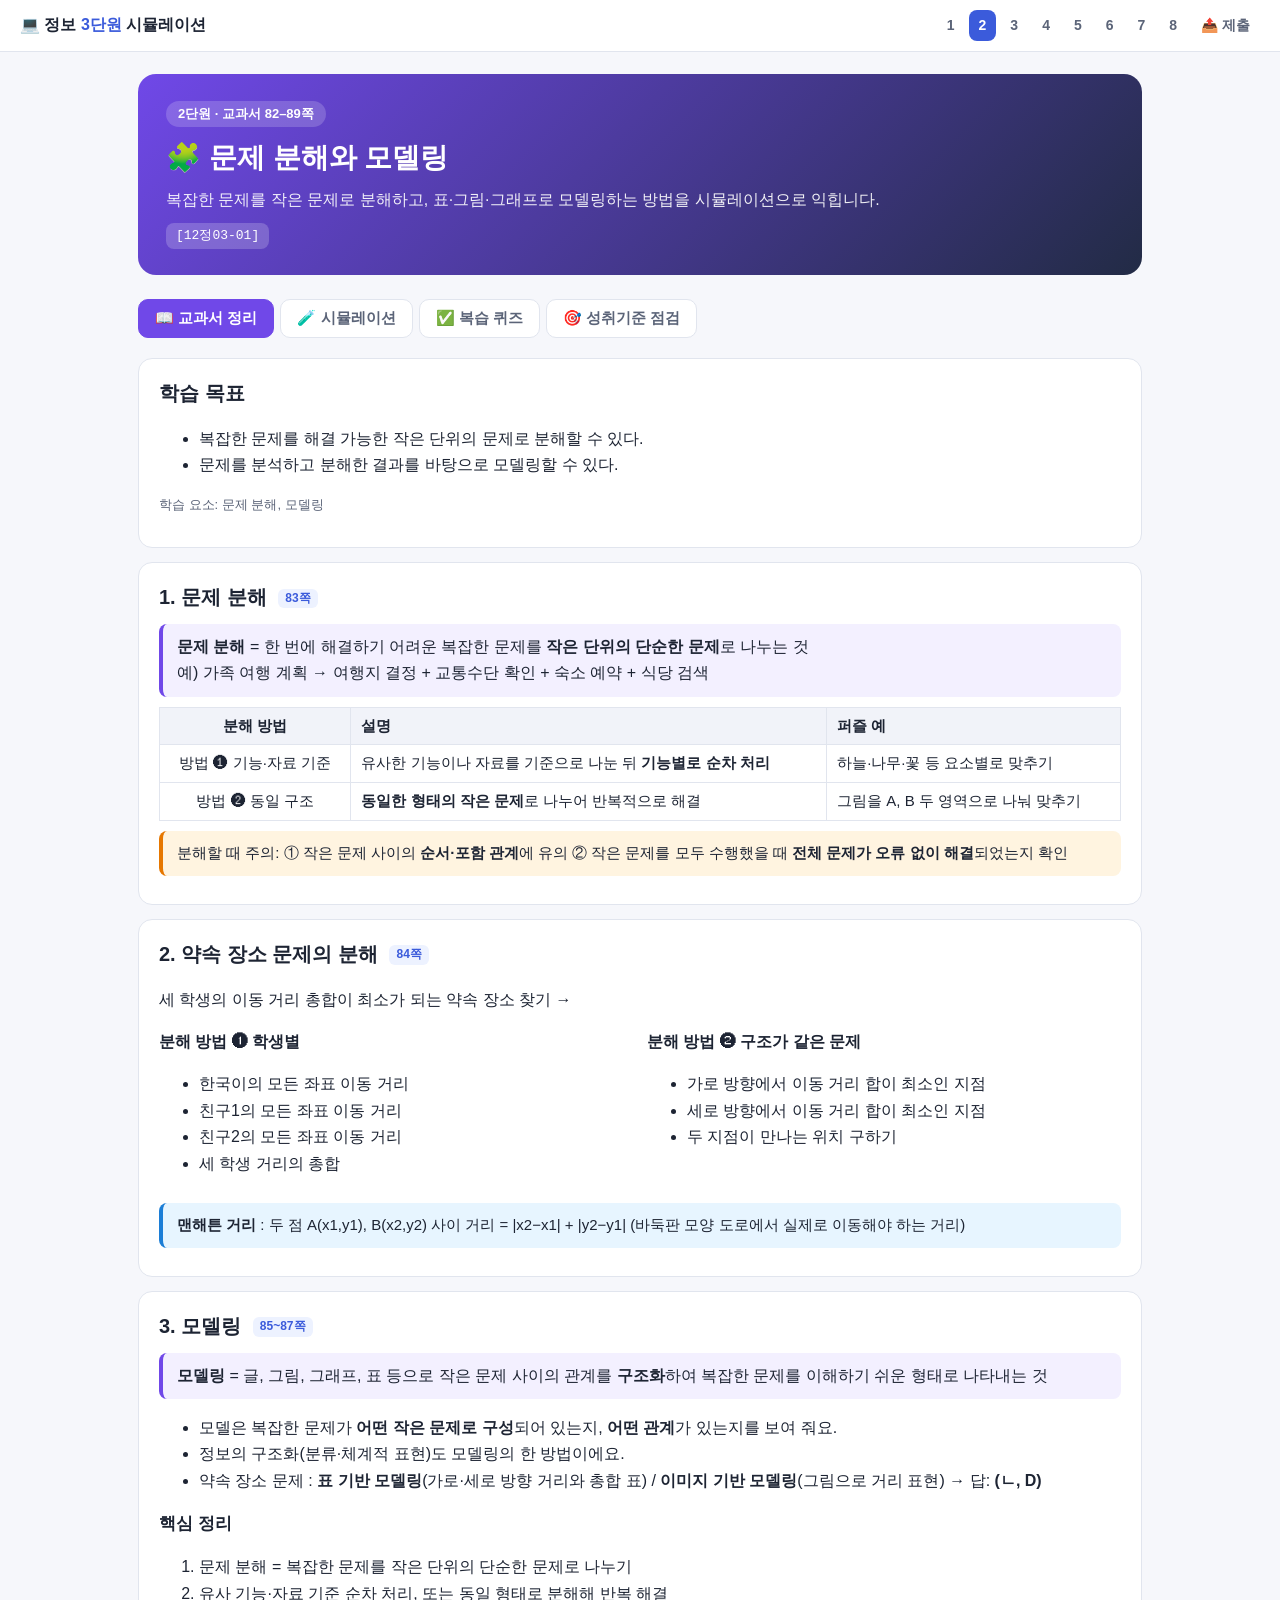
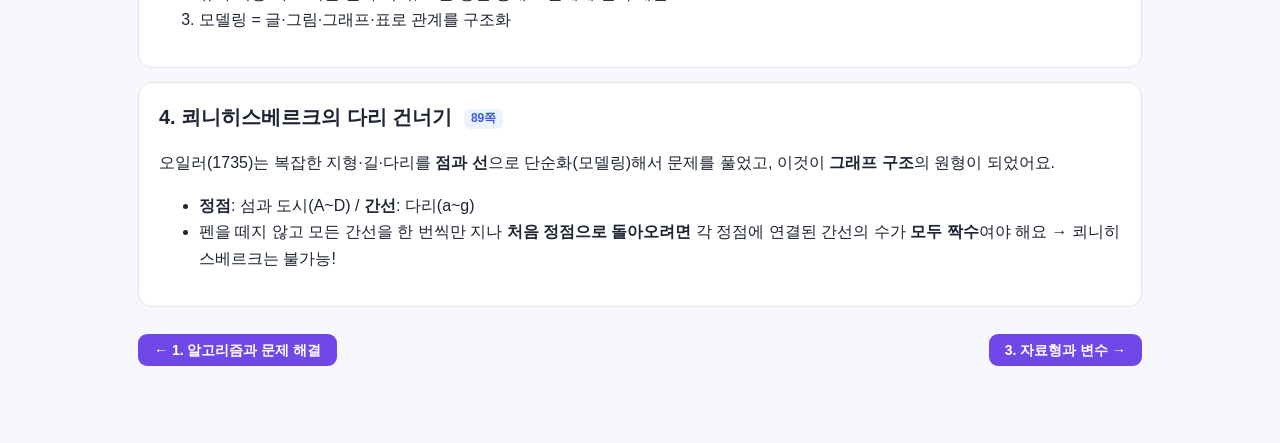
<file: units/u2.html>
<!DOCTYPE html>
<html lang="ko"><head><meta charset="utf-8"><meta name="viewport" content="width=device-width,initial-scale=1">
<title>2. 문제 분해와 모델링 – 정보 3단원</title><link rel="stylesheet" href="../css/style.css"></head>
<body data-unit="2"><div id="app">

<section id="learn" data-tab="📖 교과서 정리">
 <div class="card"><h2>학습 목표</h2>
  <ul><li>복잡한 문제를 해결 가능한 작은 단위의 문제로 분해할 수 있다.</li><li>문제를 분석하고 분해한 결과를 바탕으로 모델링할 수 있다.</li></ul>
  <p class="small">학습 요소: 문제 분해, 모델링</p></div>

 <div class="card"><h2>1. 문제 분해 <span class="pg">83쪽</span></h2>
  <div class="def"><b>문제 분해</b> = 한 번에 해결하기 어려운 복잡한 문제를 <b>작은 단위의 단순한 문제</b>로 나누는 것<br>예) 가족 여행 계획 → 여행지 결정 + 교통수단 확인 + 숙소 예약 + 식당 검색</div>
  <table><tr><th>분해 방법</th><th class="l">설명</th><th class="l">퍼즐 예</th></tr>
   <tr><td>방법 ❶ 기능·자료 기준</td><td class="l">유사한 기능이나 자료를 기준으로 나눈 뒤 <b>기능별로 순차 처리</b></td><td class="l">하늘·나무·꽃 등 요소별로 맞추기</td></tr>
   <tr><td>방법 ❷ 동일 구조</td><td class="l"><b>동일한 형태의 작은 문제</b>로 나누어 반복적으로 해결</td><td class="l">그림을 A, B 두 영역으로 나눠 맞추기</td></tr></table>
  <div class="note">분해할 때 주의: ① 작은 문제 사이의 <b>순서·포함 관계</b>에 유의 ② 작은 문제를 모두 수행했을 때 <b>전체 문제가 오류 없이 해결</b>되었는지 확인</div></div>

 <div class="card"><h2>2. 약속 장소 문제의 분해 <span class="pg">84쪽</span></h2>
  <p>세 학생의 이동 거리 총합이 최소가 되는 약속 장소 찾기 →</p>
  <div class="grid2"><div><b>분해 방법 ➊ 학생별</b><ul><li>한국이의 모든 좌표 이동 거리</li><li>친구1의 모든 좌표 이동 거리</li><li>친구2의 모든 좌표 이동 거리</li><li>세 학생 거리의 총합</li></ul></div>
  <div><b>분해 방법 ➋ 구조가 같은 문제</b><ul><li>가로 방향에서 이동 거리 합이 최소인 지점</li><li>세로 방향에서 이동 거리 합이 최소인 지점</li><li>두 지점이 만나는 위치 구하기</li></ul></div></div>
  <div class="tip"><b>맨해튼 거리</b> : 두 점 A(x1,y1), B(x2,y2) 사이 거리 = |x2−x1| + |y2−y1| (바둑판 모양 도로에서 실제로 이동해야 하는 거리)</div></div>

 <div class="card"><h2>3. 모델링 <span class="pg">85~87쪽</span></h2>
  <div class="def"><b>모델링</b> = 글, 그림, 그래프, 표 등으로 작은 문제 사이의 관계를 <b>구조화</b>하여 복잡한 문제를 이해하기 쉬운 형태로 나타내는 것</div>
  <ul><li>모델은 복잡한 문제가 <b>어떤 작은 문제로 구성</b>되어 있는지, <b>어떤 관계</b>가 있는지를 보여 줘요.</li><li>정보의 구조화(분류·체계적 표현)도 모델링의 한 방법이에요.</li><li>약속 장소 문제 : <b>표 기반 모델링</b>(가로·세로 방향 거리와 총합 표) / <b>이미지 기반 모델링</b>(그림으로 거리 표현) → 답: <b>(ㄴ, D)</b></li></ul>
  <h3>핵심 정리</h3><ol><li>문제 분해 = 복잡한 문제를 작은 단위의 단순한 문제로 나누기</li><li>유사 기능·자료 기준 순차 처리, 또는 동일 형태로 분해해 반복 해결</li><li>모델링 = 글·그림·그래프·표로 관계를 구조화</li></ol></div>

 <div class="card"><h2>4. 쾨니히스베르크의 다리 건너기 <span class="pg">89쪽</span></h2>
  <p>오일러(1735)는 복잡한 지형·길·다리를 <b>점과 선</b>으로 단순화(모델링)해서 문제를 풀었고, 이것이 <b>그래프 구조</b>의 원형이 되었어요.</p>
  <ul><li><b>정점</b>: 섬과 도시(A~D) / <b>간선</b>: 다리(a~g)</li><li>펜을 떼지 않고 모든 간선을 한 번씩만 지나 <b>처음 정점으로 돌아오려면</b> 각 정점에 연결된 간선의 수가 <b>모두 짝수</b>여야 해요 → 쾨니히스베르크는 불가능!</li></ul></div>
</section>

<section id="sim" data-tab="🧪 시뮬레이션">
 <div class="card"><div class="sim-title"><span class="n">1</span><h2 style="margin:0">버스 배차 문제 – 작은 문제로 나누어 풀기 <span class="pg">84·87쪽</span></h2></div>
  <p class="goal">🎯 A, B, C 버스가 동시에 출발한 뒤 <b>처음으로 다시 동시에 출발</b>하는 시각은? 버스별 출발 시각을 따로 구한 뒤(분해) 겹치는 시각을 찾아요.</p>
  <div class="row"><label class="f">A <input type="number" id="ba" value="8" min="2" max="15"> 분</label><label class="f">B <input type="number" id="bb" value="9" min="2" max="15"> 분</label><label class="f">C <input type="number" id="bc" value="12" min="2" max="15"> 분</label>
   <button class="btn ghost sm" id="bjump">처음 동시 출발 시각으로 이동</button></div>
  <div class="row"><label class="f" style="flex:1">시간 t = <b id="bt">0</b>분 <input type="range" id="bs" min="0" max="72" value="0" style="flex:1;min-width:200px"></label></div>
  <svg id="bsvg" viewBox="0 0 900 170" style="width:100%;background:#fafbff;border:1px solid var(--line);border-radius:10px"></svg>
  <div class="msg" id="bmsg"></div>
  <table id="btab"></table></div>

 <div class="card"><div class="sim-title"><span class="n">2</span><h2 style="margin:0">약속 장소 정하기 – 표·그림 모델링 <span class="pg">84~87쪽</span></h2></div>
  <p class="goal">🎯 칸을 눌러 약속 장소를 정하고 이동 거리(맨해튼 거리)의 합을 확인해요. <b>가로·세로를 따로 분해</b>하면 최소 지점이 쉽게 보여요.</p>
  <div class="row" id="gsel"></div>
  <div class="grid2"><div><div id="gmap" class="grid"></div>
   <div class="row"><label class="f"><input type="checkbox" id="gheat"> 칸마다 총 이동 거리 보기(히트맵)</label></div>
   <div class="legend"><span>● 한국이</span><span>■ 친구1</span><span>▲ 친구2</span><span><i style="background:#fff;border:2px solid #2f9e44"></i>총합 최소 지점</span></div></div>
   <div><div id="ginfo"></div>
   <button class="btn ghost sm" id="gdec">분해 방법 ➋ 표 보기</button><div id="gdect"></div></div></div></div>

 <div class="card"><div class="sim-title"><span class="n">3</span><h2 style="margin:0">쾨니히스베르크의 다리 – 그래프로 모델링 <span class="pg">85·89쪽</span></h2></div>
  <p class="goal">🎯 <b>다리(간선)를 눌러</b> 없애거나 다시 놓아 보세요. 모든 정점의 연결 수가 짝수가 되면 한붓그리기로 처음 위치에 돌아올 수 있어요.</p>
  <div class="grid2"><svg id="ksvg" viewBox="0 0 600 310" style="width:100%;background:#fafbff;border:1px solid var(--line);border-radius:10px"></svg>
   <div><table id="ktab"></table><div class="msg" id="kmsg"></div><button class="btn ghost sm" id="kreset">↺ 다리 7개 모두 놓기</button></div></div></div>

 <div class="card"><div class="sim-title"><span class="n">4</span><h2 style="margin:0">계단 오르는 방법의 수 – 분해와 모델링 <span class="pg">88쪽</span></h2></div>
  <p class="goal">🎯 한 번에 1계단 또는 2계단씩 오를 때 n개의 계단을 오르는 방법은 몇 가지일까요? <b>마지막 걸음</b>으로 문제를 분해해 보세요.</p>
  <div class="row"><label class="f" style="flex:1">계단 수 n = <b id="stn">5</b> <input type="range" id="sts" min="1" max="10" value="5" style="min-width:200px"></label></div>
  <div class="grid2"><div id="stp"></div><div id="stl"></div></div></div>
</section>
</div>
<script src="../js/common.js"></script>
<script>
window.GOAL='복잡한 문제를 작은 문제로 분해하고, 표·그림·그래프로 모델링하는 방법을 시뮬레이션으로 익힙니다.';
window.CHECKS=['문제 분해와 모델링을 적용하는 방법을 설명할 수 있다. [지식·이해]','복잡한 문제를 해결 가능한 작은 단위의 문제로 분해할 수 있다. [과정·기능]','분해한 결과를 글·그림·그래프·표로 구조화해 모델링할 수 있다.','작은 문제를 모두 수행했을 때 원래 문제가 올바르게 해결되는지 확인할 수 있다.','문제 해결 모델을 구성하고 적극적으로 표현하려는 자세를 가진다. [가치·태도]'];
window.LEVELS=['문제 분해·모델링 방법을 설명하고, 문제를 효율적으로 분해하며 컴퓨팅 시스템에서 처리 가능한 구조화된 형태로 적합하게 모델링한다.','분해·모델링 방법을 설명하고 작은 문제로 분해하여 구조화된 형태로 모델링한다.','분해·모델링의 원리를 설명하고 작은 문제로 분해하여 모델링한다.','원리를 설명하고 문제를 일부 분해하거나 부분적으로 모델링한다.','분해와 모델링의 개념을 인지하고 일부를 해 볼 수 있다.'];
window.QUIZ=[
 {q:'복잡한 문제를 해결 가능한 작은 단위의 문제로 나누는 것은?',c:['추상화','문제 분해','자동화','디버깅'],a:1,e:'문제 분해: 한 번에 해결하기 어려운 문제를 작고 단순한 문제로 나누는 것이에요.',pg:'83'},
 {q:'모델링에 대한 설명으로 옳지 않은 것은?',c:['글, 그림, 그래프, 표를 사용할 수 있다','작은 문제 사이의 관계를 구조화한다','복잡한 문제를 이해하기 쉬운 형태로 나타낸다','반드시 프로그래밍 언어로만 표현해야 한다'],a:3,e:'모델링은 글·그림·그래프·표 등으로 표현해요. 프로그래밍 언어로만 해야 하는 것은 아니에요.',pg:'85'},
 {q:'퍼즐을 “하늘, 나무, 꽃” 같은 요소별로 나누어 차례로 맞추는 것은 어떤 분해인가?',c:['유사한 기능·자료를 기준으로 분해해 순차 처리','동일한 형태의 작은 문제로 분해해 반복 해결','분해하지 않고 한 번에 해결','무작위로 해결'],a:0,e:'요소별(유사 기능·자료) 분해는 방법 ❶, A·B 영역처럼 같은 형태로 나누는 것은 방법 ❷예요.',pg:'83'},
 {q:'배차 간격이 8분, 9분, 12분인 세 버스가 동시에 출발한 뒤, 처음으로 다시 동시에 출발하는 것은 몇 분 후일까? (숫자만)',type:'fill',a:['72'],e:'8, 9, 12의 최소공배수는 72예요. 각 버스의 출발 시각을 따로 구한 뒤(분해) 처음 겹치는 시각을 찾으면 돼요.',pg:'84'},
 {q:'맨해튼 거리로 두 점 A(1, 2), B(4, 6) 사이의 거리는?',c:['5','7','12','3'],a:1,e:'|4−1| + |6−2| = 3 + 4 = 7 이에요. 대각선이 아니라 가로+세로 합이에요.',pg:'84'},
 {q:'오일러의 증명에서, 한 정점에서 출발해 모든 간선을 한 번씩만 지나 출발점으로 돌아오려면 필요한 조건은?',c:['모든 정점에 연결된 간선 수가 짝수','모든 정점에 연결된 간선 수가 홀수','정점이 4개 이하','간선이 7개 이하'],a:0,e:'쾨니히스베르크는 A=5, B=C=D=3으로 모두 홀수 → 불가능해요.',pg:'89'},
 {q:'한 번에 1계단 또는 2계단씩 오를 수 있을 때, 5개의 계단을 오르는 방법은 모두 몇 가지일까? (숫자만)',type:'fill',a:['8'],e:'f(n) = f(n−1) + f(n−2): 1,2,3,5,8 → f(5)=8. 마지막 걸음이 1계단인 경우와 2계단인 경우로 분해한 거예요.',pg:'88'}
];

/* ---------- 1. 버스 ---------- */
(function(){
 const gcd=(a,b)=>b?gcd(b,a%b):a,lcm=(a,b)=>a/gcd(a,b)*b;
 const cols=['#4c6ef5','#e8590c','#2f9e44'],nm=['A','B','C'];
 function iv(){return ['ba','bb','bc'].map(i=>Math.max(2,Math.min(15,Math.floor(+$('#'+i).value)||2)))}
 function draw(){
  const v=iv(),L=lcm(lcm(v[0],v[1]),v[2]),sl=$('#bs');
  sl.max=L;if(+sl.value>L)sl.value=L;
  const t=+sl.value;$('#bt').textContent=t;
  const W=860,x=m=>20+W*m/L;
  let s='';
  v.forEach((d,k)=>{const y=34+k*44;s+=`<text x="4" y="${y-10}" font-size="14" font-weight="800" fill="${cols[k]}">${nm[k]} (${d}분 간격)</text><line x1="20" y1="${y+8}" x2="880" y2="${y+8}" stroke="#ccd" />`;
   for(let m=0;m<=L;m+=d){const common=m%v[0]===0&&m%v[1]===0&&m%v[2]===0;s+=`<circle cx="${x(m)}" cy="${y+8}" r="${common?7:4}" fill="${common?'#d6336c':cols[k]}"/>`}});
  s+=`<line x1="${x(t)}" y1="12" x2="${x(t)}" y2="158" stroke="#222" stroke-width="2" stroke-dasharray="4 3"/><text x="${Math.min(x(t)+4,820)}" y="162" font-size="12" font-weight="700">t=${t}</text>`;
  $('#bsvg').innerHTML=s;
  const dep=v.map(d=>t%d===0);
  const msg=$('#bmsg');
  if(t>0&&dep.every(Boolean)){msg.className='msg ok';msg.textContent=`🚌 t=${t}분: A·B·C 세 대가 동시에 출발! (처음으로 다시 만나는 시각 = 최소공배수 ${L})`}
  else{msg.className='msg';msg.textContent=`t=${t}분에 출발하는 버스: ${dep.map((x,i)=>x?nm[i]:null).filter(Boolean).join(', ')||'없음'}`}
  const list=d=>{const a=[];for(let m=d;m<=L;m+=d){a.push(m)}return a.length>14?a.slice(0,13).join(', ')+' … '+a[a.length-1]:a.join(', ')};
  $('#btab').innerHTML=`<tr><th>작은 문제</th><th class="l">결과</th></tr>`+v.map((d,k)=>`<tr><td>${nm[k]}의 출발 시각</td><td class="l">${list(d)}</td></tr>`).join('')+`<tr><td><b>세 목록의 공통 시각</b></td><td class="l"><b>${L}분</b> (모델: ${v.join('·')}의 최소공배수)</td></tr>`;
  draw.L=L;
 }
 ['ba','bb','bc'].forEach(i=>$('#'+i).onchange=()=>{$('#bs').value=0;draw()});
 $('#bs').oninput=draw;$('#bjump').onclick=()=>{$('#bs').value=draw.L;draw()};draw();
})();

/* ---------- 2. 약속 장소 ---------- */
(function(){
 const C=['ㄱ','ㄴ','ㄷ','ㄹ','ㅁ','ㅂ','ㅅ'],R=['A','B','C','D','E','F','G'];
 const ag=[{n:'한국이',s:'●',c:0,r:0},{n:'친구1',s:'■',c:1,r:6},{n:'친구2',s:'▲',c:5,r:3}];
 let sel=null;
 $('#gsel').innerHTML=ag.map((a,i)=>`<span class="pill info">${a.s} ${a.n}</span><select data-i="${i}" data-k="c">${C.map((c,j)=>`<option value="${j}" ${j===a.c?'selected':''}>${c}</option>`).join('')}</select><select data-i="${i}" data-k="r">${R.map((c,j)=>`<option value="${j}" ${j===a.r?'selected':''}>${c}</option>`).join('')}</select>`).join('');
 $$('#gsel select').forEach(s=>s.onchange=()=>{ag[+s.dataset.i][s.dataset.k]=+s.value;draw()});
 const tot=(c,r)=>ag.reduce((t,a)=>t+Math.abs(a.c-c)+Math.abs(a.r-r),0);
 function draw(){
  const heat=$('#gheat').checked;
  const H=C.map((_,c)=>ag.reduce((t,a)=>t+Math.abs(a.c-c),0)),V=R.map((_,r)=>ag.reduce((t,a)=>t+Math.abs(a.r-r),0));
  const mH=Math.min(...H),mV=Math.min(...V);
  const g=$('#gmap');g.style.gridTemplateColumns=`repeat(8,40px)`;
  let h='<div class="g hd"></div>'+C.map(c=>`<div class="g hd">${c}</div>`).join('');
  R.forEach((rn,r)=>{h+=`<div class="g hd">${rn}</div>`;C.forEach((cn,c)=>{
    const here=ag.filter(a=>a.c===c&&a.r===r).map(a=>a.s).join('');const best=H[c]===mH&&V[r]===mV;
    const isSel=sel&&sel[0]===c&&sel[1]===r;
    let st='';if(heat){const t=tot(c,r),mx=(C.length-1)*3+(R.length-1)*3;const k=Math.min(1,t/ (mH+mV+8));st=`background:hsl(${120-110*k},70%,${88-18*k}%)`}
    h+=`<div class="g ${here?'p':''} ${isSel?'sel':''} ${best?'best':''}" style="${here?'':st}" data-c="${c}" data-r="${r}">${here||(heat?tot(c,r):'')}</div>`})});
  g.innerHTML=h;
  $$('#gmap .g[data-c]').forEach(e=>e.onclick=()=>{sel=[+e.dataset.c,+e.dataset.r];draw()});
  let info='<div class="note" style="margin-top:0">칸을 눌러 약속 장소를 정해 보세요.</div>';
  if(sel){const rows=ag.map(a=>{const dc=Math.abs(a.c-sel[0]),dr=Math.abs(a.r-sel[1]);return `<tr><td>${a.s} ${a.n}</td><td>${dc}</td><td>${dr}</td><td><b>${dc+dr}</b></td></tr>`}).join('');
   const t=tot(sel[0],sel[1]);info=`<b>약속 장소 (${C[sel[0]]}, ${R[sel[1]]})</b><table><tr><th></th><th>가로</th><th>세로</th><th>거리</th></tr>${rows}<tr><td colspan="3"><b>총 이동 거리</b></td><td><b>${t}</b></td></tr></table><div class="msg ${t===mH+mV?'ok':''}">${t===mH+mV?'🎉 총합이 최소인 장소예요!':`최소는 ${mH+mV}예요. 더 줄일 수 있는 칸을 찾아보세요.`}</div>`}
  $('#ginfo').innerHTML=info;
  if($('#gdect').dataset.on){$('#gdect').innerHTML=`<b>가로 방향</b>(열별 이동 거리 총합)<table><tr><th></th>${C.map(c=>`<th>${c}</th>`).join('')}</tr><tr><td>총합</td>${H.map(v=>`<td ${v===mH?'style="background:#d3f9d8;font-weight:800"':''}>${v}</td>`).join('')}</tr></table><b>세로 방향</b>(행별 이동 거리 총합)<table><tr><th></th>${R.map(c=>`<th>${c}</th>`).join('')}</tr><tr><td>총합</td>${V.map(v=>`<td ${v===mV?'style="background:#d3f9d8;font-weight:800"':''}>${v}</td>`).join('')}</tr></table><div class="tip">가로 최소 ${mH} + 세로 최소 ${mV} = <b>${mH+mV}</b> → 두 최소 지점이 만나는 칸이 약속 장소! (초록 테두리)</div>`}
 }
 $('#gheat').onchange=draw;$('#gdec').onclick=()=>{$('#gdect').dataset.on=$('#gdect').dataset.on?'':'1';if(!$('#gdect').dataset.on)$('#gdect').innerHTML='';draw()};
 draw();
})();

/* ---------- 3. 쾨니히스베르크 ---------- */
(function(){
 const P={A:[300,45],B:[90,165],C:[510,165],D:[300,275]};
 const E=[['a','A','B',-1],['b','A','B',1],['c','A','C',1],['d','A','C',-1],['e','A','D',0],['f','B','D',0],['g','C','D',0]];
 let on=Object.fromEntries(E.map(e=>[e[0],true]));
 function path(e){const [,u,v,c]=e,[x1,y1]=P[u],[x2,y2]=P[v];if(!c)return `M${x1},${y1} L${x2},${y2}`;const mx=(x1+x2)/2,my=(y1+y2)/2,dx=x2-x1,dy=y2-y1,l=Math.hypot(dx,dy),nx=-dy/l,ny=dx/l;return `M${x1},${y1} Q${mx+nx*40*c},${my+ny*40*c} ${x2},${y2}`}
 function draw(){
  let s='';
  E.forEach(e=>{const p=path(e);s+=`<path d="${p}" fill="none" stroke="${on[e[0]]?'#5c7cfa':'#ced4da'}" stroke-width="${on[e[0]]?5:3}" ${on[e[0]]?'':'stroke-dasharray="6 6"'} style="cursor:pointer" data-e="${e[0]}"/><path d="${p}" fill="none" stroke="transparent" stroke-width="22" style="cursor:pointer" data-e="${e[0]}"/>`;
   const pts=p.match(/-?[\d.]+/g).map(Number);let lx,ly;if(e[3]){lx=pts[2]*.5+(pts[0]+pts[4])*.25;ly=pts[3]*.5+(pts[1]+pts[5])*.25}else{lx=(pts[0]+pts[2])/2;ly=(pts[1]+pts[3])/2}
   s+=`<text x="${lx}" y="${ly-6}" font-size="15" font-weight="800" fill="#862e9c" text-anchor="middle">${e[0]}</text>`});
  const deg={A:0,B:0,C:0,D:0};E.forEach(e=>{if(on[e[0]]){deg[e[1]]++;deg[e[2]]++}});
  Object.keys(P).forEach(k=>{const ev=deg[k]%2===0;s+=`<circle cx="${P[k][0]}" cy="${P[k][1]}" r="22" fill="${ev?'#d3f9d8':'#ffe3e3'}" stroke="${ev?'#2f9e44':'#c92a2a'}" stroke-width="3"/><text x="${P[k][0]}" y="${P[k][1]+6}" text-anchor="middle" font-size="18" font-weight="800">${k}</text>`});
  $('#ksvg').innerHTML=s;
  $$('#ksvg [data-e]').forEach(p=>p.onclick=()=>{on[p.dataset.e]=!on[p.dataset.e];draw()});
  const ks=Object.keys(P);
  $('#ktab').innerHTML=`<tr><th>지점</th>${ks.map(k=>`<th>${k}</th>`).join('')}</tr>`+ks.map(a=>`<tr><th>${a}</th>${ks.map(b=>{let n=0;E.forEach(e=>{if(on[e[0]]&&((e[1]===a&&e[2]===b)||(e[1]===b&&e[2]===a)))n++});return `<td>${a===b?0:n}</td>`}).join('')}</tr>`).join('')+`<tr><th>연결 수</th>${ks.map(k=>`<td style="font-weight:800;color:${deg[k]%2?'#c92a2a':'#2f9e44'}">${deg[k]}</td>`).join('')}</tr>`;
  const odd=ks.filter(k=>deg[k]%2),act=ks.filter(k=>deg[k]>0);
  let conn=true;if(act.length){const seen=new Set([act[0]]),q=[act[0]];while(q.length){const u=q.pop();E.forEach(e=>{if(!on[e[0]])return;const w=e[1]===u?e[2]:e[2]===u?e[1]:null;if(w&&!seen.has(w)){seen.add(w);q.push(w)}})}conn=act.every(k=>seen.has(k))}
  const m=$('#kmsg');
  if(!act.length){m.className='msg';m.textContent='다리가 하나도 없어요.'}
  else if(!odd.length&&conn){m.className='msg ok';m.textContent='✅ 모든 정점의 연결 수가 짝수 → 모든 다리를 한 번씩만 건너 처음 위치로 돌아올 수 있어요!'}
  else{m.className='msg bad';m.textContent=odd.length?`❌ 연결 수가 홀수인 지점: ${odd.join(', ')} → 한 번씩만 건너 처음으로 돌아올 수 없어요.`:'❌ 다리로 이어지지 않은 부분이 있어요.'}
 }
 $('#kreset').onclick=()=>{E.forEach(e=>on[e[0]]=true);draw()};draw();
})();

/* ---------- 4. 계단 ---------- */
(function(){
 function ways(n){if(n===0)return[[]];if(n<0)return[];return [...ways(n-1).map(w=>[1,...w]),...ways(n-2).map(w=>[2,...w])]}
 const f=[1,1];for(let i=2;i<=12;i++)f[i]=f[i-1]+f[i-2];
 function draw(){
  const n=+$('#sts').value;$('#stn').textContent=n;
  $('#stp').innerHTML=`<table><tr><th>계단 수 k</th>${Array.from({length:n},(_,i)=>`<th>${i+1}</th>`).join('')}</tr><tr><td>방법의 수 f(k)</td>${Array.from({length:n},(_,i)=>`<td ${i+1===n?'style="background:#d3f9d8;font-weight:800"':''}>${f[i+1]}</td>`).join('')}</tr></table>
  <div class="tip"><b>분해</b>: n계단을 오르는 마지막 걸음은<br>① 1계단 → 그 전까지 (n−1)계단을 오르는 방법 f(${n-1>=0?n-1:0})<br>② 2계단 → 그 전까지 (n−2)계단을 오르는 방법 f(${n-2>=0?n-2:0})<br><b>모델</b>: f(n) = f(n−1) + f(n−2) ${n>=3?`→ f(${n}) = ${f[n-1]} + ${f[n-2]} = <b>${f[n]}</b>`:`(f(1)=1, f(2)=2)`}</div>`;
  const all=ways(n);
  $('#stl').innerHTML=`<b>${all.length}가지</b> 방법 (1=한 계단, 2=두 계단)<div style="max-height:190px;overflow:auto;font-family:Consolas,monospace;font-size:14px;margin-top:6px">${all.map((w,i)=>`<div>${String(i+1).padStart(2,' ')}. ${w.join(' + ')}</div>`).join('')}</div>`;
 }
 f[2]=2;for(let i=3;i<=12;i++)f[i]=f[i-1]+f[i-2];
 $('#sts').oninput=draw;draw();
})();
</script></body></html>
</file>
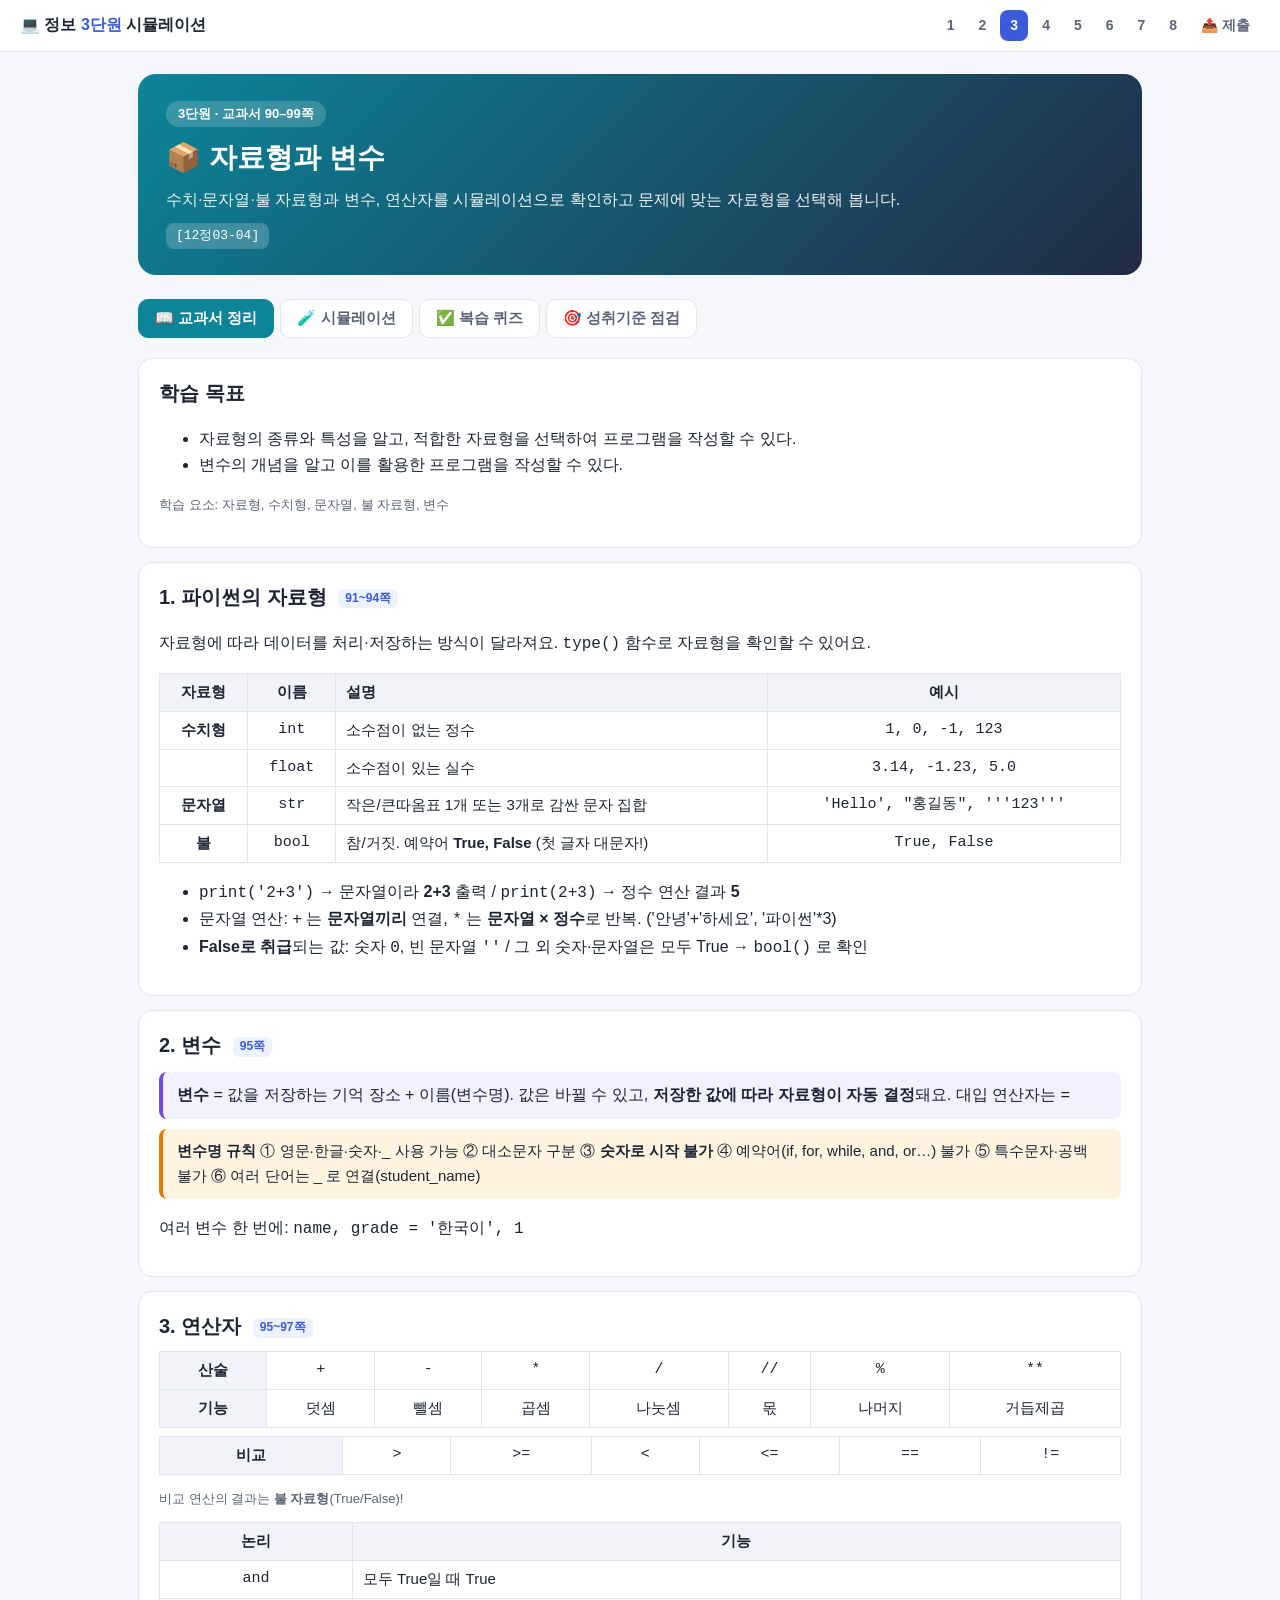
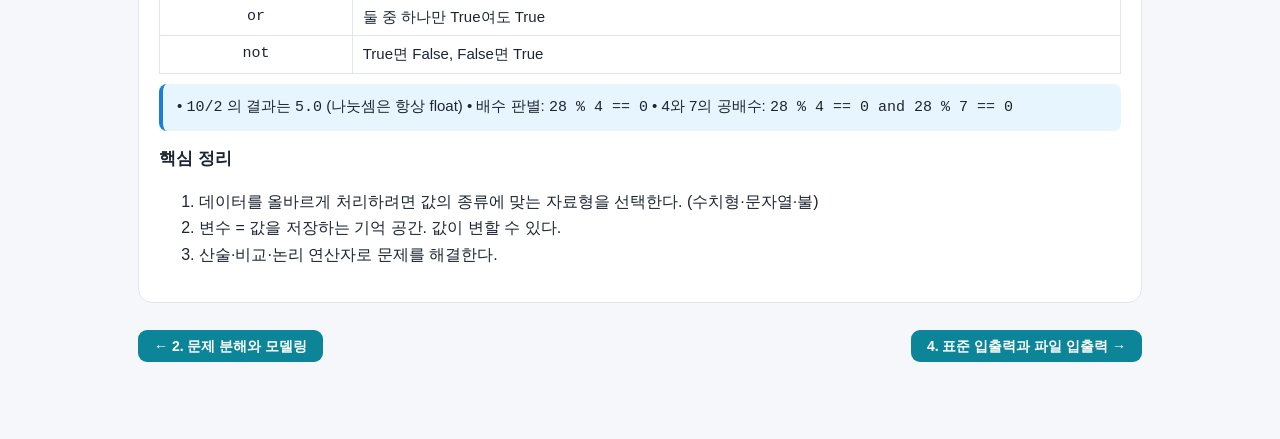
<file: units/u3.html>
<!DOCTYPE html>
<html lang="ko"><head><meta charset="utf-8"><meta name="viewport" content="width=device-width,initial-scale=1">
<title>3. 자료형과 변수 – 정보 3단원</title><link rel="stylesheet" href="../css/style.css"></head>
<body data-unit="3"><div id="app">

<section id="learn" data-tab="📖 교과서 정리">
 <div class="card"><h2>학습 목표</h2>
  <ul><li>자료형의 종류와 특성을 알고, 적합한 자료형을 선택하여 프로그램을 작성할 수 있다.</li><li>변수의 개념을 알고 이를 활용한 프로그램을 작성할 수 있다.</li></ul>
  <p class="small">학습 요소: 자료형, 수치형, 문자열, 불 자료형, 변수</p></div>

 <div class="card"><h2>1. 파이썬의 자료형 <span class="pg">91~94쪽</span></h2>
  <p>자료형에 따라 데이터를 처리·저장하는 방식이 달라져요. <code>type()</code> 함수로 자료형을 확인할 수 있어요.</p>
  <table><tr><th>자료형</th><th>이름</th><th class="l">설명</th><th>예시</th></tr>
   <tr><td><b>수치형</b></td><td class="mono">int</td><td class="l">소수점이 없는 정수</td><td class="mono">1, 0, -1, 123</td></tr>
   <tr><td></td><td class="mono">float</td><td class="l">소수점이 있는 실수</td><td class="mono">3.14, -1.23, 5.0</td></tr>
   <tr><td><b>문자열</b></td><td class="mono">str</td><td class="l">작은/큰따옴표 1개 또는 3개로 감싼 문자 집합</td><td class="mono">'Hello', "홍길동", '''123'''</td></tr>
   <tr><td><b>불</b></td><td class="mono">bool</td><td class="l">참/거짓. 예약어 <b>True, False</b> (첫 글자 대문자!)</td><td class="mono">True, False</td></tr></table>
  <ul><li><code>print('2+3')</code> → 문자열이라 <b>2+3</b> 출력 / <code>print(2+3)</code> → 정수 연산 결과 <b>5</b></li>
  <li>문자열 연산: <code>+</code> 는 <b>문자열끼리</b> 연결, <code>*</code> 는 <b>문자열 × 정수</b>로 반복. ('안녕'+'하세요', '파이썬'*3)</li>
  <li><b>False로 취급</b>되는 값: 숫자 <code>0</code>, 빈 문자열 <code>''</code> / 그 외 숫자·문자열은 모두 True → <code>bool()</code> 로 확인</li></ul></div>

 <div class="card"><h2>2. 변수 <span class="pg">95쪽</span></h2>
  <div class="def"><b>변수</b> = 값을 저장하는 기억 장소 + 이름(변수명). 값은 바뀔 수 있고, <b>저장한 값에 따라 자료형이 자동 결정</b>돼요. 대입 연산자는 <code>=</code></div>
  <div class="note"><b>변수명 규칙</b> ① 영문·한글·숫자·_ 사용 가능 ② 대소문자 구분 ③ <b>숫자로 시작 불가</b> ④ 예약어(if, for, while, and, or…) 불가 ⑤ 특수문자·공백 불가 ⑥ 여러 단어는 _ 로 연결(student_name)</div>
  <p>여러 변수 한 번에: <code>name, grade = '한국이', 1</code></p></div>

 <div class="card"><h2>3. 연산자 <span class="pg">95~97쪽</span></h2>
  <table><tr><th>산술</th><td class="mono">+</td><td class="mono">-</td><td class="mono">*</td><td class="mono">/</td><td class="mono">//</td><td class="mono">%</td><td class="mono">**</td></tr>
  <tr><th>기능</th><td>덧셈</td><td>뺄셈</td><td>곱셈</td><td>나눗셈</td><td>몫</td><td>나머지</td><td>거듭제곱</td></tr></table>
  <table><tr><th>비교</th><td class="mono">&gt;</td><td class="mono">&gt;=</td><td class="mono">&lt;</td><td class="mono">&lt;=</td><td class="mono">==</td><td class="mono">!=</td></tr></table>
  <p class="small">비교 연산의 결과는 <b>불 자료형</b>(True/False)!</p>
  <table><tr><th>논리</th><th>기능</th></tr><tr><td class="mono">and</td><td class="l">모두 True일 때 True</td></tr><tr><td class="mono">or</td><td class="l">둘 중 하나만 True여도 True</td></tr><tr><td class="mono">not</td><td class="l">True면 False, False면 True</td></tr></table>
  <div class="tip">• <code>10/2</code> 의 결과는 <code>5.0</code> (나눗셈은 항상 float) • 배수 판별: <code>28 % 4 == 0</code> • 4와 7의 공배수: <code>28 % 4 == 0 and 28 % 7 == 0</code></div>
  <h3>핵심 정리</h3><ol><li>데이터를 올바르게 처리하려면 값의 종류에 맞는 자료형을 선택한다. (수치형·문자열·불)</li><li>변수 = 값을 저장하는 기억 공간. 값이 변할 수 있다.</li><li>산술·비교·논리 연산자로 문제를 해결한다.</li></ol></div>
</section>

<section id="sim" data-tab="🧪 시뮬레이션">
 <div class="card"><div class="sim-title"><span class="n">1</span><h2 style="margin:0">자료형 판별기 – type() 과 bool() <span class="pg">91~94쪽</span></h2></div>
  <p class="goal">🎯 값을 입력하면 파이썬이 어떤 자료형으로 보는지, 참/거짓은 무엇인지 확인해요. (문자열은 따옴표 필수!)</p>
  <div class="row"><label class="f">값 <input type="text" id="tv" value="3.14" style="width:200px"></label>
   <span id="tchips" class="row" style="margin:0"></span></div>
  <div class="grid2"><div class="out" id="tout"></div><div id="tbool"></div></div></div>

 <div class="card"><div class="sim-title"><span class="n">2</span><h2 style="margin:0">변수 상자 – 대입하면 값과 자료형이 바뀌어요 <span class="pg">95쪽</span></h2></div>
  <p class="goal">🎯 <code>var = 값</code> 을 실행해 보세요. 변수는 한 번에 하나의 값만 담고, 새 값을 넣으면 <b>자료형도 바뀌어요</b>.</p>
  <div class="row"><code>var =</code><input type="text" id="vv" value="10" style="width:160px"><button class="btn sm" id="vgo">대입 실행</button>
   <button class="btn ghost sm" data-v="10">10</button><button class="btn ghost sm" data-v="'정보'">'정보'</button><button class="btn ghost sm" data-v="3.5">3.5</button><button class="btn ghost sm" data-v="True">True</button></div>
  <div class="vars" id="vbox"></div><div class="msg" id="vmsg"></div>
  <div class="row"><b>변수명 검사</b><input type="text" id="nm" value="student_name" style="width:180px"><span id="nmr"></span></div></div>

 <div class="card"><div class="sim-title"><span class="n">3</span><h2 style="margin:0">연산자 실험실 <span class="pg">96~97쪽</span></h2></div>
  <p class="goal">🎯 두 값을 바꿔 가며 산술·비교·논리 연산 결과를 확인해요.</p>
  <div class="row"><label class="f">num1 <input type="number" id="n1" value="10"></label><label class="f">num2 <input type="number" id="n2" value="3"></label></div>
  <div class="grid2"><table id="arith"></table><table id="cmpt"></table></div>
  <div class="row"><b>논리 연산</b>
   <label class="f">a <select id="la"><option>True</option><option>False</option></select></label>
   <label class="f">b <select id="lb"><option>True</option><option>False</option></select></label></div>
  <table id="logt"></table>
  <h3>공배수 판별하기 (교과서 98쪽)</h3>
  <div class="row"><label class="f">수 <input type="number" id="mn" value="28"></label><label class="f">x <input type="number" id="mx" value="4"></label><label class="f">y <input type="number" id="my" value="7"></label></div>
  <div id="mres" class="msg"></div></div>

 <div class="card"><div class="sim-title"><span class="n">4</span><h2 style="margin:0">자료형 선택 – 원의 넓이 <span class="pg">96쪽</span></h2></div>
  <p class="goal">🎯 변수의 역할에 맞는 자료형을 고르고 결과를 확인해요. (넓이 = r² × 3.14)</p>
  <table><tr><th>변수</th><th class="l">역할</th><th>내가 고른 자료형</th></tr>
   <tr><td class="mono">r</td><td class="l">반지름의 길이 (3)</td><td><select id="cr"><option value="">선택</option><option>int</option><option>float</option><option>str</option><option>bool</option></select></td></tr>
   <tr><td class="mono">pi</td><td class="l">원주율 (3.14)</td><td><select id="cp"><option value="">선택</option><option>int</option><option>float</option><option>str</option><option>bool</option></select></td></tr>
   <tr><td class="mono">area</td><td class="l">원의 넓이 (28.26)</td><td><select id="ca"><option value="">선택</option><option>int</option><option>float</option><option>str</option><option>bool</option></select></td></tr></table>
  <div class="row"><button class="btn sm" id="cchk">확인</button><span class="msg" id="cmsg"></span></div></div>

 <div class="card"><div class="sim-title"><span class="n">5</span><h2 style="margin:0">직접 실행해 보기 <span class="pg">91~98쪽</span></h2></div>
  <p class="goal">🎯 교과서 코드를 실행하고 값을 바꿔 보세요. (처음 실행할 때 파이썬 환경을 내려받아 몇 초 걸려요.)</p>
  <div id="py1"></div><div id="py2" style="margin-top:14px"></div></div>
</section>
</div>
<script src="../js/common.js"></script>
<script>
window.GOAL='수치·문자열·불 자료형과 변수, 연산자를 시뮬레이션으로 확인하고 문제에 맞는 자료형을 선택해 봅니다.';
window.CHECKS=['변수의 개념을 알고 설명할 수 있다. [지식·이해]','자료형(수치형·문자열·불)의 종류와 특성을 설명할 수 있다. [지식·이해]','type() 으로 자료형을 확인하고 bool() 의 참/거짓 규칙을 설명할 수 있다.','산술·비교·논리 연산자를 구분하고 사용할 수 있다.','문제 해결에 적합한 자료형을 선택하여 프로그램을 작성할 수 있다. [과정·기능]'];
window.LEVELS=['자료형의 종류와 특성을 정확하게 설명하고, 문제 해결에 적합한 자료형을 선택하여 오류 없이 프로그램을 작성한다.','자료형의 종류와 특성을 정확히 설명하고 적합한 자료형을 선택해 프로그램을 작성한다.','자료형의 종류와 특성을 설명하고 적합한 자료형을 선택해 프로그램을 작성한다.','자료형의 종류와 특성을 인지하고 프로그램을 부분적으로 작성한다.','자료형의 종류와 특성을 인지한다.'];
window.QUIZ=[
 {q:'type(3.14) 의 결과로 알맞은 것은?',c:["<class 'int'>","<class 'float'>","<class 'str'>","<class 'bool'>"],a:1,e:'소수점이 있는 수는 실수형이고, float 라고 불러요.',pg:'91'},
 {q:"print('2+3') 과 print(2+3) 의 출력 결과를 순서대로 나열한 것은?",c:['5, 5','2+3, 5','2+3, 2+3','5, 2+3'],a:1,e:'따옴표로 감싼 것은 문자열이라 그대로 출력되고, 따옴표 없는 2+3은 정수 연산이라 5가 나와요.',pg:'93'},
 {q:'다음 중 결과가 False인 것은?',c:["bool('Hello')","bool(3)","bool('')","bool('0')"],a:2,e:"빈 문자열 ''와 숫자 0만 False예요. '0'은 비어 있지 않은 문자열이라 True!",pg:'93'},
 {q:'다음 중 올바른 변수명은?',c:['2nd_score','my score','student_name','if'],a:2,e:'숫자로 시작할 수 없고, 공백이나 예약어(if)도 쓸 수 없어요. 단어는 _ 로 연결해요.',pg:'95'},
 {q:'num1, num2 = 10, 3 일 때 num1 // num2 와 num1 % num2 의 값은?',c:['3.33, 1','3, 1','3, 3','1, 3'],a:1,e:'// 는 몫(3), % 는 나머지(1)예요. / 는 3.3333...',pg:'96'},
 {q:'28이 4와 7의 공배수이면 True를 출력하는 식으로 알맞은 것은?',c:['28 % 4 == 0 or 28 % 7 == 0','28 % 4 == 0 and 28 % 7 == 0','28 // 4 == 0 and 28 // 7 == 0','28 / 4 == 0 and 28 / 7 == 0'],a:1,e:'공배수 = 4의 배수이면서(and) 7의 배수. 배수는 나머지가 0이에요.',pg:'98'},
 {q:'var = 10 을 실행한 뒤 var = \'정보\' 를 실행하면 var의 자료형은 무엇인가? (파이썬 자료형 이름, 영문 소문자)',type:'fill',a:['str'],e:'변수는 저장된 값에 따라 자료형이 자동으로 바뀌어요. 마지막 값이 문자열이므로 str.',pg:'95'},
 {q:'True and False 의 결과와, not False 의 결과를 순서대로 쓴 것은?',c:['True, True','False, True','False, False','True, False'],a:1,e:'and는 모두 True일 때만 True → False. not False → True.',pg:'97'}
];

/* ---------- 1. 자료형 판별 ---------- */
(function(){
 function parse(s){
  s=s.trim();
  if(s==='')return{err:'값을 입력하세요'};
  if(/^[+-]?\d+$/.test(s))return{t:'int',v:parseInt(s,10),zero:parseInt(s,10)===0,disp:s};
  if(/^[+-]?(\d+\.\d*|\.\d+)$/.test(s)){const f=parseFloat(s);return{t:'float',v:f,zero:f===0,disp:s}}
  if(s==='True'||s==='False')return{t:'bool',v:s==='True',zero:s==='False',disp:s};
  if(/^(true|false)$/i.test(s))return{err:"NameError: name '"+s+"' is not defined  (True, False 는 첫 글자만 대문자예요)"};
  const m=s.match(/^('''|"""|'|")([\s\S]*)\1$/);
  if(m)return{t:'str',v:m[2],zero:m[2]==='',disp:s};
  return{err:"NameError: name '"+s+"' is not defined  (따옴표 없는 글자는 변수 이름으로 해석돼요. 문자열이면 따옴표로 감싸세요)"};
 }
 function draw(){
  const r=parse($('#tv').value),o=$('#tout');
  if(r.err){o.className='out err';o.textContent=r.err;$('#tbool').innerHTML='';return}
  o.className='out';o.textContent=`>>> type(${r.disp})\n<class '${r.t}'>\n>>> bool(${r.disp})\n${r.zero?'False':'True'}`;
  const why=r.t==='str'?(r.zero?"빈 문자열 ''는 False":"비어 있지 않은 문자열은 True"):r.t==='bool'?'불 값 그대로':(r.zero?'0은 False':'0이 아닌 수는 True');
  $('#tbool').innerHTML=`<div class="vars"><div class="var"><div class="nm">자료형</div><div class="vl">${r.t}</div></div><div class="var"><div class="nm">bool()</div><div class="vl" style="color:${r.zero?'#c92a2a':'#2b8a3e'}">${r.zero?'False':'True'}</div></div></div><div class="small" style="margin-top:6px">${why}</div>`;
 }
 const ex=['123','-10','0','0.0','3.14',"'안녕하세요!'","'123'","''","'0'",'True','False'];
 $('#tchips').innerHTML=ex.map(e=>`<button class="btn ghost sm" data-e="${esc(e)}">${esc(e)}</button>`).join('');
 $$('#tchips button').forEach(b=>b.onclick=()=>{$('#tv').value=b.dataset.e;draw()});
 $('#tv').oninput=draw;draw();
})();

/* ---------- 2. 변수 상자 ---------- */
(function(){
 let cur=null;
 const pr=window.__p;
 function parse(s){s=s.trim();if(/^[+-]?\d+$/.test(s))return['int',s];if(/^[+-]?(\d+\.\d*|\.\d+)$/.test(s))return['float',s];if(s==='True'||s==='False')return['bool',s];const m=s.match(/^('|")([\s\S]*)\1$/);if(m)return['str',s];return null}
 function draw(){$('#vbox').innerHTML=`<div class="var" id="vb"><div class="nm">var</div><div class="vl">${cur?esc(cur[1]):'?'}</div><div class="ty">${cur?cur[0]:'아직 값 없음'}</div></div>`}
 function go(){const r=parse($('#vv').value);const m=$('#vmsg');
  if(!r){m.className='msg bad';m.textContent="NameError: 문자열은 따옴표로 감싸야 해요. 예) '정보'";return}
  const old=cur;cur=r;draw();$('#vb').classList.add('flash');m.className='msg ok';m.textContent=old?`var 에 ${r[1]} 저장 — 이전 값(${old[1]}, ${old[0]})은 사라지고 자료형이 ${old[0]} → ${r[0]} 로 바뀌었어요.`:`var 에 ${r[1]} 저장 → 자료형 ${r[0]}`}
 $('#vgo').onclick=go;$$('[data-v]').forEach(b=>b.onclick=()=>{$('#vv').value=b.dataset.v;go()});
 const KW=['False','None','True','and','as','assert','break','class','continue','def','del','elif','else','except','finally','for','from','global','if','import','in','is','lambda','nonlocal','not','or','pass','raise','return','try','while','with','yield'];
 function nm(){const s=$('#nm').value,r=$('#nmr');let bad=null;
  if(!s)bad='이름이 비어 있어요';else if(/^\d/.test(s))bad='숫자로 시작할 수 없어요';else if(/\s/.test(s))bad='공백을 쓸 수 없어요';else if(!/^[A-Za-z0-9_가-힣]+$/.test(s))bad='특수 문자를 쓸 수 없어요 (+, -, * 등)';else if(KW.includes(s))bad='예약어(키워드)는 쓸 수 없어요';
  r.innerHTML=bad?`<span class="pill bad">사용 불가</span> ${bad}`:`<span class="pill ok">사용 가능</span>`}
 $('#nm').oninput=nm;nm();draw();
})();

/* ---------- 3. 연산자 ---------- */
(function(){
 const fl=(a,b)=>Math.floor(a/b);
 function fmt(x){if(Number.isInteger(x)&&!fmt.f)return String(x);return String(x)}
 function draw(){
  const a=+$('#n1').value,b=+$('#n2').value;const ints=Number.isInteger(a)&&Number.isInteger(b);
  const rows=[['+',a+b],['-',a-b],['*',a*b],['/',b===0?'ZeroDivisionError':(ints&&(a/b)%1===0?(a/b).toFixed(1):a/b)],['//',b===0?'ZeroDivisionError':fl(a,b)],['%',b===0?'ZeroDivisionError':a-b*fl(a,b)],['**',Math.pow(a,b)]];
  $('#arith').innerHTML='<tr><th>산술</th><th class="l">num1 연산자 num2</th><th>결과</th></tr>'+rows.map(r=>`<tr><td class="mono">${r[0]}</td><td class="l mono">${a} ${r[0]} ${b}</td><td class="mono"><b>${r[1]}</b></td></tr>`).join('');
  const cr=[['>',a>b],['>=',a>=b],['<',a<b],['<=',a<=b],['==',a===b],['!=',a!==b]];
  $('#cmpt').innerHTML='<tr><th>비교</th><th class="l">식</th><th>결과(bool)</th></tr>'+cr.map(r=>`<tr><td class="mono">${r[0]}</td><td class="l mono">${a} ${r[0]} ${b}</td><td class="mono" style="color:${r[1]?'#2b8a3e':'#c92a2a'}"><b>${r[1]?'True':'False'}</b></td></tr>`).join('');
  const x=$('#la').value==='True',y=$('#lb').value==='True',P=v=>v?'True':'False';
  $('#logt').innerHTML=`<tr><th>a</th><th>b</th><th>a and b</th><th>a or b</th><th>not a</th></tr><tr><td>${P(x)}</td><td>${P(y)}</td><td><b>${P(x&&y)}</b></td><td><b>${P(x||y)}</b></td><td><b>${P(!x)}</b></td></tr>`;
  const n=+$('#mn').value,p=+$('#mx').value,q=+$('#my').value;const m=$('#mres');
  if(!p||!q){m.className='msg bad';m.textContent='x, y 는 0이 아니어야 해요.';return}
  const A=n%p===0,B=n%q===0;m.className='msg';m.innerHTML=`${n} % ${p} == 0 → <b>${P(A)}</b> &nbsp; ${n} % ${q} == 0 → <b>${P(B)}</b> &nbsp; 두 식을 <b>and</b>로 연결 → <b style="color:${A&&B?'#2b8a3e':'#c92a2a'}">${P(A&&B)}</b> ${A&&B?` (${p}와 ${q}의 공배수)`:''}`;
 }
 ['n1','n2','mn','mx','my'].forEach(i=>$('#'+i).oninput=draw);['la','lb'].forEach(i=>$('#'+i).onchange=draw);draw();
})();

/* ---------- 4. 자료형 선택 ---------- */
$('#cchk').onclick=()=>{const ans={cr:'int',cp:'float',ca:'float'};let ok=0,miss=0;for(const k in ans){const v=$('#'+k).value;if(!v)miss++;else if(v===ans[k])ok++}
 const m=$('#cmsg');if(miss){m.className='msg';m.textContent='모두 선택해 주세요.';return}
 m.className='msg '+(ok===3?'ok':'bad');m.textContent=ok===3?'🎉 정답! r=3 은 int, pi=3.14 는 float, area = r*r*pi 는 정수×실수라 float(28.26)예요.':`${ok}/3 정답. 소수점이 있는 값과, 실수와 정수를 섞어 계산한 결과는 float 예요.`};

/* ---------- 5. 파이썬 ---------- */
PyRunner.mount($('#py1'),{title:'자료형과 연산자',page:'91~97',code:`print(type(123))
print(type(3.14))
print(type('안녕하세요!'))
print(type(True))
print(bool(''), bool(3), bool('Hello'))
print('안녕' + '하세요')
print('파이썬' * 3)
num1, num2 = 10, 3
print(num1 + num2, num1 / num2, num1 // num2, num1 % num2, num1 ** num2)
print(type(10/2))`});
PyRunner.mount($('#py2'),{title:'원의 넓이 구하기 (해 보기 3)',page:'96',code:`pi = 3.14
r = 3
area = r * r * pi
print('원의 넓이:', area)
print(type(area))`});
</script></body></html>
</file>
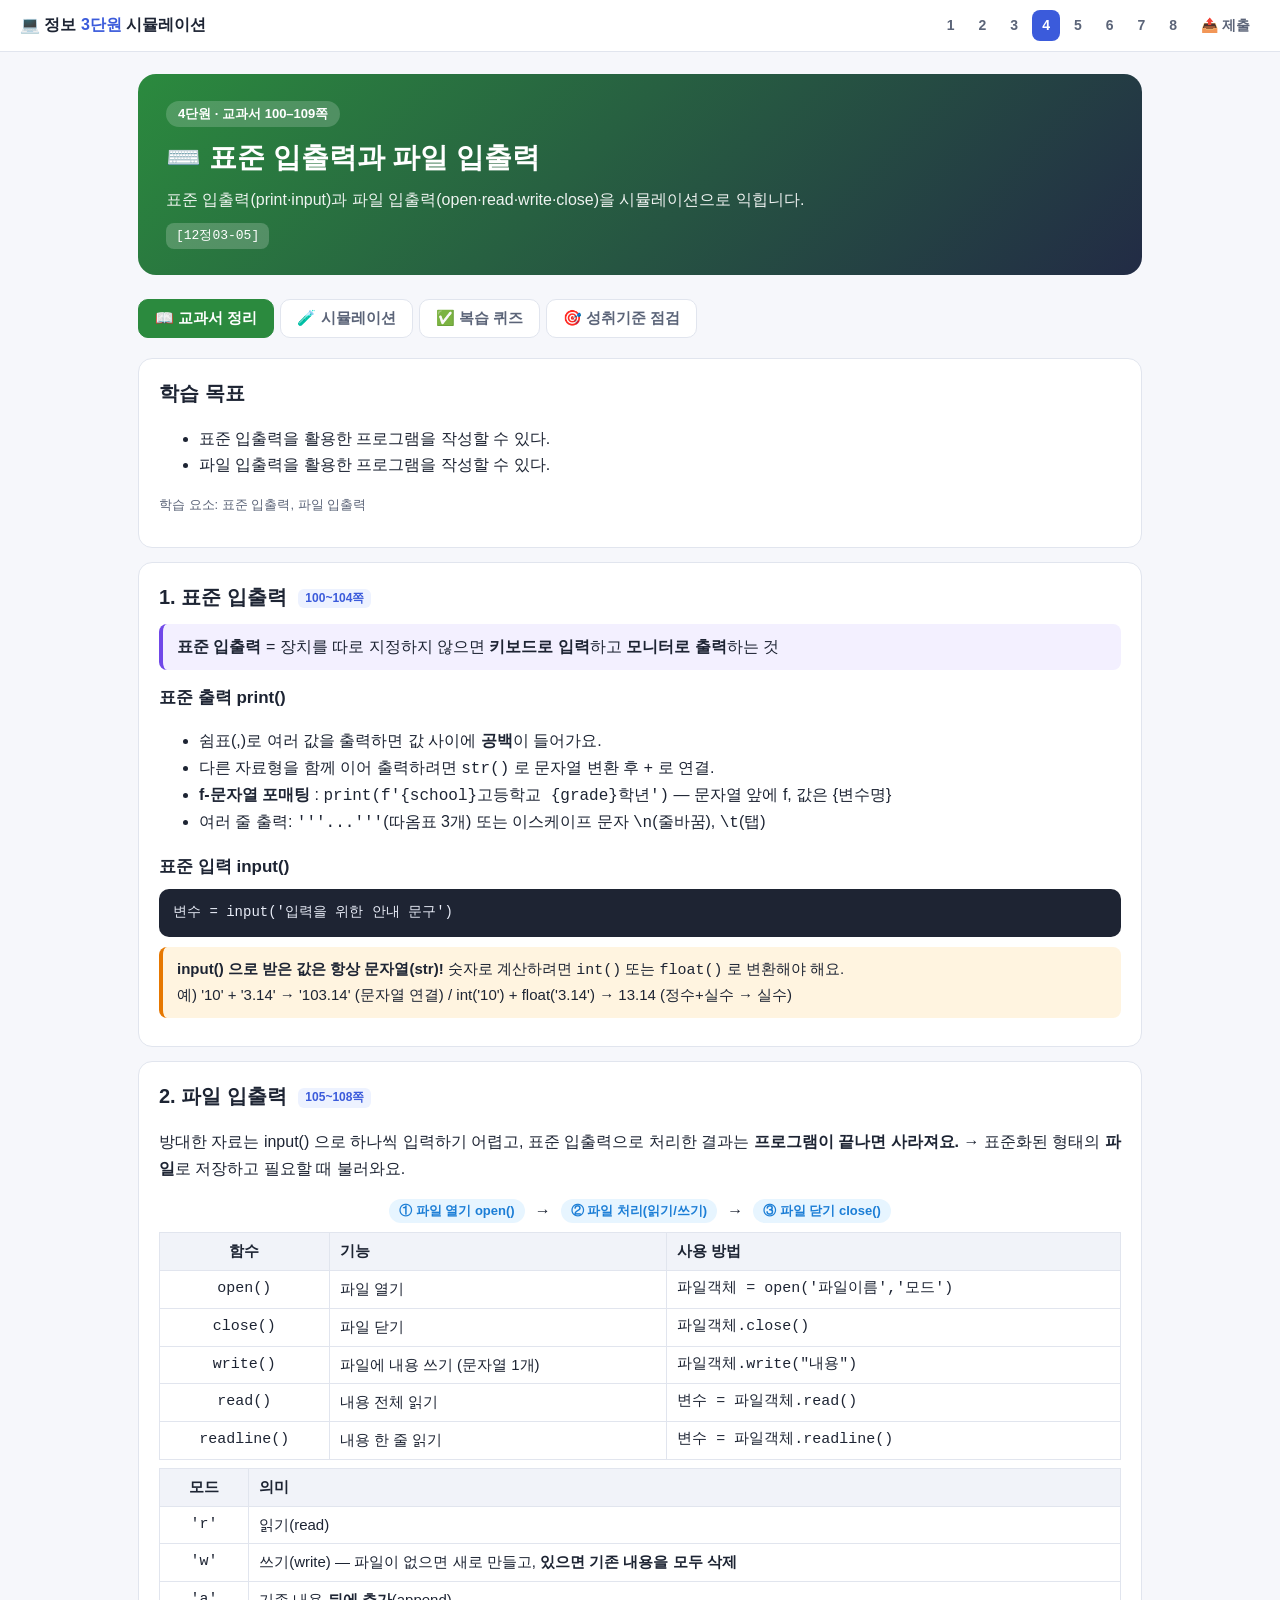
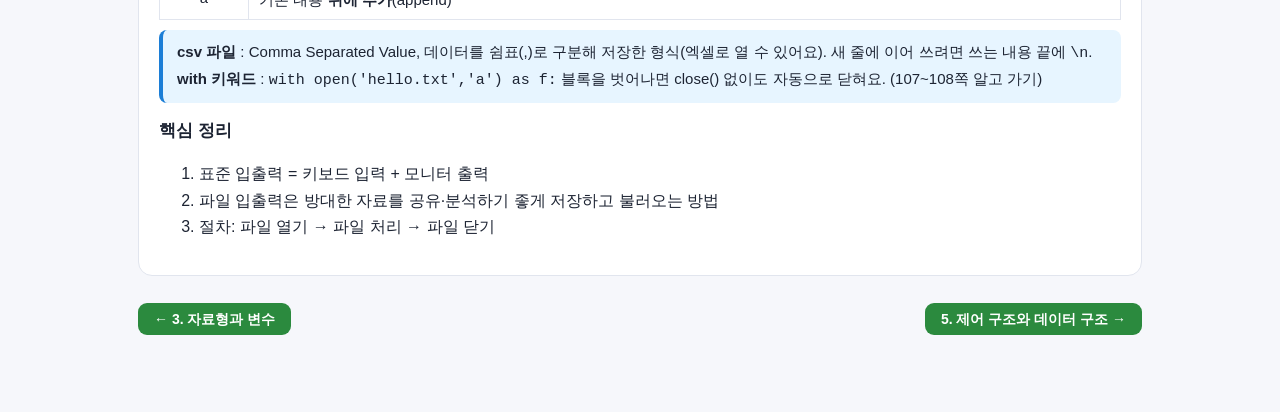
<file: units/u4.html>
<!DOCTYPE html>
<html lang="ko"><head><meta charset="utf-8"><meta name="viewport" content="width=device-width,initial-scale=1">
<title>4. 표준 입출력과 파일 입출력 – 정보 3단원</title><link rel="stylesheet" href="../css/style.css"></head>
<body data-unit="4"><div id="app">

<section id="learn" data-tab="📖 교과서 정리">
 <div class="card"><h2>학습 목표</h2>
  <ul><li>표준 입출력을 활용한 프로그램을 작성할 수 있다.</li><li>파일 입출력을 활용한 프로그램을 작성할 수 있다.</li></ul>
  <p class="small">학습 요소: 표준 입출력, 파일 입출력</p></div>

 <div class="card"><h2>1. 표준 입출력 <span class="pg">100~104쪽</span></h2>
  <div class="def"><b>표준 입출력</b> = 장치를 따로 지정하지 않으면 <b>키보드로 입력</b>하고 <b>모니터로 출력</b>하는 것</div>
  <h3>표준 출력 print()</h3>
  <ul><li>쉼표(,)로 여러 값을 출력하면 값 사이에 <b>공백</b>이 들어가요.</li><li>다른 자료형을 함께 이어 출력하려면 <code>str()</code> 로 문자열 변환 후 <code>+</code> 로 연결.</li>
  <li><b>f-문자열 포매팅</b> : <code>print(f'{school}고등학교 {grade}학년')</code> — 문자열 앞에 f, 값은 {변수명}</li>
  <li>여러 줄 출력: <code>'''...'''</code>(따옴표 3개) 또는 이스케이프 문자 <code>\n</code>(줄바꿈), <code>\t</code>(탭)</li></ul>
  <h3>표준 입력 input()</h3>
  <pre class="code">변수 = input('입력을 위한 안내 문구')</pre>
  <div class="note"><b>input() 으로 받은 값은 항상 문자열(str)!</b> 숫자로 계산하려면 <code>int()</code> 또는 <code>float()</code> 로 변환해야 해요.<br>
  예) '10' + '3.14' → '103.14' (문자열 연결) / int('10') + float('3.14') → 13.14 (정수+실수 → 실수)</div></div>

 <div class="card"><h2>2. 파일 입출력 <span class="pg">105~108쪽</span></h2>
  <p>방대한 자료는 input() 으로 하나씩 입력하기 어렵고, 표준 입출력으로 처리한 결과는 <b>프로그램이 끝나면 사라져요.</b> → 표준화된 형태의 <b>파일</b>로 저장하고 필요할 때 불러와요.</p>
  <div class="row" style="justify-content:center"><span class="pill info">① 파일 열기 open()</span>→<span class="pill info">② 파일 처리(읽기/쓰기)</span>→<span class="pill info">③ 파일 닫기 close()</span></div>
  <table><tr><th>함수</th><th class="l">기능</th><th class="l">사용 방법</th></tr>
   <tr><td class="mono">open()</td><td class="l">파일 열기</td><td class="l mono">파일객체 = open('파일이름','모드')</td></tr>
   <tr><td class="mono">close()</td><td class="l">파일 닫기</td><td class="l mono">파일객체.close()</td></tr>
   <tr><td class="mono">write()</td><td class="l">파일에 내용 쓰기 (문자열 1개)</td><td class="l mono">파일객체.write("내용")</td></tr>
   <tr><td class="mono">read()</td><td class="l">내용 전체 읽기</td><td class="l mono">변수 = 파일객체.read()</td></tr>
   <tr><td class="mono">readline()</td><td class="l">내용 한 줄 읽기</td><td class="l mono">변수 = 파일객체.readline()</td></tr></table>
  <table><tr><th>모드</th><th class="l">의미</th></tr><tr><td class="mono">'r'</td><td class="l">읽기(read)</td></tr><tr><td class="mono">'w'</td><td class="l">쓰기(write) — 파일이 없으면 새로 만들고, <b>있으면 기존 내용을 모두 삭제</b></td></tr><tr><td class="mono">'a'</td><td class="l">기존 내용 <b>뒤에 추가</b>(append)</td></tr></table>
  <div class="tip"><b>csv 파일</b> : Comma Separated Value, 데이터를 쉼표(,)로 구분해 저장한 형식(엑셀로 열 수 있어요). 새 줄에 이어 쓰려면 쓰는 내용 끝에 <code>\n</code>.<br><b>with 키워드</b> : <code>with open('hello.txt','a') as f:</code> 블록을 벗어나면 close() 없이도 자동으로 닫혀요. (107~108쪽 알고 가기)</div>
  <h3>핵심 정리</h3><ol><li>표준 입출력 = 키보드 입력 + 모니터 출력</li><li>파일 입출력은 방대한 자료를 공유·분석하기 좋게 저장하고 불러오는 방법</li><li>절차: 파일 열기 → 파일 처리 → 파일 닫기</li></ol></div>
</section>

<section id="sim" data-tab="🧪 시뮬레이션">
 <div class="card"><div class="sim-title"><span class="n">1</span><h2 style="margin:0">input() 의 함정 – 문자열 vs 숫자 <span class="pg">103~104쪽</span></h2></div>
  <p class="goal">🎯 키보드로 <b>10</b> 과 <b>3.14</b> 를 입력했다고 가정해요. 변환 방식을 바꿔 a + b 의 결과를 확인해 보세요.</p>
  <div class="row"><label class="f">사용자가 입력한 첫째 값 <input type="text" id="ia" value="10"></label><label class="f">둘째 값 <input type="text" id="ib" value="3.14"></label></div>
  <div class="grid2"><div><b>a = </b><select id="ma"><option value="s">input(…) 그대로</option><option value="i">int(input(…))</option><option value="f">float(input(…))</option></select></div>
   <div><b>b = </b><select id="mb"><option value="s">input(…) 그대로</option><option value="i">int(input(…))</option><option value="f">float(input(…))</option></select></div></div>
  <div class="grid2"><div class="vars" id="ivars"></div><div class="out" id="iout"></div></div>
  <div class="msg" id="imsg"></div></div>

 <div class="card"><div class="sim-title"><span class="n">2</span><h2 style="margin:0">출력 방법 비교 – 쉼표 / + 연결 / f-문자열 <span class="pg">101~102쪽</span></h2></div>
  <p class="goal">🎯 같은 내용을 세 가지 방법으로 출력해 보고 차이를 확인해요.</p>
  <div class="row"><label class="f">school <input type="text" id="fs" value="한국"></label><label class="f">grade <input type="number" id="fg" value="1" style="width:70px"></label><label class="f">ban <input type="number" id="fb" value="3" style="width:70px"></label><label class="f">name <input type="text" id="fn" value="홍길동"></label></div>
  <table><tr><th style="width:130px">방법</th><th class="l">코드</th><th class="l">출력 결과</th></tr><tbody id="fout"></tbody></table>
  <h3>이스케이프 문자 미리보기</h3>
  <div class="row"><input type="text" id="esc" value="문자열\n여러 줄\t탭" style="width:340px"><span class="small">\n 줄바꿈 · \t 탭 · \' \" 따옴표</span></div>
  <div class="out" id="escout"></div></div>

 <div class="card"><div class="sim-title"><span class="n">3</span><h2 style="margin:0">파일 입출력 시뮬레이터 – 열기 → 처리 → 닫기 <span class="pg">105~108쪽</span></h2></div>
  <p class="goal">🎯 <code>book.csv</code> 파일을 열고, 쓰고, 읽고, 닫아 보세요. 모드(r/w/a)에 따라 결과가 어떻게 다른지, <b>close()를 해야 파일에 저장</b>되는지 직접 확인해요.</p>
  <div class="row" id="fsteps"></div>
  <div class="grid2"><div>
   <div class="row"><b>① open</b><select id="fmode"><option value="w">'w' 쓰기</option><option value="a">'a' 추가</option><option value="r">'r' 읽기</option></select><button class="btn sm" id="fopen">f = open('book.csv', 모드)</button></div>
   <div class="row"><b>② 처리</b><input type="text" id="ftext" value="소나기, 황순원" style="width:170px"><label class="f"><input type="checkbox" id="fnl" checked>끝에 \n</label><button class="btn sm" id="fwrite">f.write(…)</button></div>
   <div class="row"><b>　 </b><button class="btn sm ghost" id="fread">data = f.read()</button><button class="btn sm ghost" id="freadl">data = f.readline()</button></div>
   <div class="row"><b>③ close</b><button class="btn sm" id="fclose">f.close()</button><button class="btn sm ghost" id="fdel">🗑 book.csv 삭제(초기화)</button></div>
   <div class="small">실행한 코드</div><pre class="code" id="flog" style="min-height:90px;max-height:200px"></pre></div>
   <div><div class="small">📄 book.csv 파일 내용 (디스크)</div><div class="out" id="fdisk" style="min-height:70px"></div>
    <div class="small" style="margin-top:8px">🧺 쓰기 버퍼 (아직 close 전)</div><div class="out" id="fbuf" style="min-height:40px;color:#ffd43b"></div>
    <div class="small" style="margin-top:8px">🖥 print(data) 출력</div><div class="out" id="fprint" style="min-height:40px"></div>
    <div class="msg" id="fmsg"></div></div></div></div>

 <div class="card"><div class="sim-title"><span class="n">4</span><h2 style="margin:0">직접 실행해 보기 <span class="pg">104·106~108쪽</span></h2></div>
  <p class="goal">🎯 input() 은 실행하면 입력창이 떠요. 파일 입출력은 실행기 안의 가상 폴더에서 동작해요.</p>
  <div id="py1"></div><div id="py2" style="margin-top:14px"></div><div id="py3" style="margin-top:14px"></div></div>
</section>
</div>
<script src="../js/common.js"></script>
<script>
window.GOAL='표준 입출력(print·input)과 파일 입출력(open·read·write·close)을 시뮬레이션으로 익힙니다.';
window.CHECKS=['표준 입출력과 파일 입출력의 개념과 차이를 설명할 수 있다. [지식·이해]','input() 으로 받은 값이 문자열임을 알고 int()/float() 로 변환할 수 있다.','print() 와 f-문자열로 원하는 형태로 출력할 수 있다.','파일 열기→처리→닫기 절차와 r/w/a 모드를 설명할 수 있다.','문제 해결에 적합한 입출력 구조를 활용하여 프로그램을 작성할 수 있다. [과정·기능]'];
window.LEVELS=['표준입출력과 파일입출력의 적용 방법을 설명하고, 입력 데이터를 처리해 출력하는 프로그램을 오류 없이 작성한다.','적용 방법을 설명하고 입력 데이터를 처리하여 출력하는 프로그램을 작성한다.','표준·파일 입출력을 설명하고 프로그램을 작성한다.','표준·파일 입출력을 인지하고 프로그램을 부분적으로 작성한다.','표준·파일 입출력을 인지한다.'];
window.QUIZ=[
 {q:"age = input('나이를 입력하세요:') 에서 17을 입력했을 때 age의 자료형은?",c:['int','float','str','bool'],a:2,e:'input() 은 무엇을 입력하든 문자열(str)로 저장해요.',pg:'103'},
 {q:"a = input('정수:') 에 10, b = input('실수:') 에 3.14 를 입력하고 print(a + b) 를 실행하면?",c:['13.14','103.14','오류 발생','10 3.14'],a:1,e:"둘 다 문자열이므로 덧셈이 아니라 문자열 연결: '10' + '3.14' = '103.14'",pg:'104'},
 {q:'입력받은 값을 정수로 바꿔 변수 n에 저장하려면 빈칸에 들어갈 함수 이름은?   n = (   )(input())',type:'fill',a:['int'],e:'int() 는 정수로, float() 는 실수로 변환해요.',pg:'104'},
 {q:'기존 파일 내용을 지우지 않고 뒤에 이어서 쓰려면 어떤 모드로 열어야 할까?',c:["'r'","'w'","'a'","'c'"],a:2,e:"'a'(append)는 추가, 'w'는 기존 내용을 모두 삭제하고 새로 써요.",pg:'106'},
 {q:'파일 입출력의 절차를 순서대로 나열한 것은?',c:['처리 → 열기 → 닫기','열기 → 닫기 → 처리','열기 → 처리 → 닫기','닫기 → 열기 → 처리'],a:2,e:'open() → read()/write() → close() 순서예요. with 를 쓰면 닫기가 자동!',pg:'105'},
 {q:"school='한국', grade=1 일 때 print(f'{school}고등학교 {grade}학년') 의 결과는?",c:['{school}고등학교 {grade}학년','한국고등학교 1학년','school고등학교 grade학년','한국 고등학교 1 학년'],a:1,e:'f-문자열에서는 {변수명} 자리에 변수의 값이 들어가요.',pg:'102'},
 {q:"print('문자열\\n여러 줄') 에서 \\n 의 역할은?",c:['탭 간격','줄바꿈','따옴표 출력','프로그램 종료'],a:1,e:'\\n 은 줄바꿈, \\t 는 탭이에요.',pg:'102'},
 {q:'csv 파일에서 각각의 데이터를 구분하는 기호는?',c:['쉼표(,)','마침표(.)','세미콜론(;)','콜론(:)'],a:0,e:'csv = Comma Separated Value. 쉼표로 구분한 파일이에요.',pg:'106'}
];

/* ---------- 1. input 함정 ---------- */
(function(){
 const isInt=s=>/^\s*[+-]?\d+\s*$/.test(s),isFl=s=>/^\s*[+-]?(\d+\.?\d*|\.\d+)\s*$/.test(s);
 function conv(s,m){
  if(m==='s')return{t:'str',v:s};
  if(m==='i'){if(!isInt(s))return{err:`ValueError: invalid literal for int() with base 10: '${s}'`};return{t:'int',v:parseInt(s,10)}}
  if(!isFl(s))return{err:`ValueError: could not convert string to float: '${s}'`};return{t:'float',v:parseFloat(s)}
 }
 const show=r=>r.t==='str'?`'${r.v}'`:(r.t==='float'&&Number.isInteger(r.v)?r.v.toFixed(1):String(r.v));
 function draw(){
  const sa=$('#ia').value,sb=$('#ib').value;
  const A=conv(sa,$('#ma').value),B=conv(sb,$('#mb').value);
  const code=`a = ${$('#ma').value==='s'?'':$('#ma').value==='i'?'int(':'float('}input('정수:')${$('#ma').value==='s'?'':')'}\nb = ${$('#mb').value==='s'?'':$('#mb').value==='i'?'int(':'float('}input('실수:')${$('#mb').value==='s'?'':')'}\nprint(a + b)`;
  const m=$('#imsg'),o=$('#iout');
  const err=A.err||B.err;
  $('#ivars').innerHTML=[['a',A],['b',B]].map(([k,r])=>`<div class="var"><div class="nm">${k}</div><div class="vl">${r.err?'오류':esc(show(r))}</div><div class="ty">${r.err?'':r.t}</div></div>`).join('');
  if(err){o.className='out err';o.textContent=code+'\n\n'+err;m.className='msg bad';m.textContent='입력한 값이 변환 방식과 맞지 않아요. (예: 3.14 를 int() 로 바꿀 수 없어요)';return}
  let res,t;
  if(A.t==='str'&&B.t==='str'){res=A.v+B.v;t='str'}
  else if(A.t!=='str'&&B.t!=='str'){res=A.v+B.v;t=(A.t==='float'||B.t==='float')?'float':'int'}
  else{o.className='out err';o.textContent=code+`\n\nTypeError: unsupported operand type(s) for +: '${A.t}' and '${B.t}'`;m.className='msg bad';m.textContent='문자열과 숫자는 + 로 더할 수 없어요. 둘 다 같은 방식으로 변환해야 해요.';return}
  o.className='out';o.textContent=code+'\n\n'+(t==='str'?res:(t==='float'&&Number.isInteger(res)?res.toFixed(1):res));
  m.className='msg '+(t==='str'?'bad':'ok');
  m.textContent=t==='str'?`결과 자료형: str — 숫자 덧셈이 아니라 문자열 연결이에요.`:`결과 자료형: ${t} — 수치 자료형끼리의 산술 연산이에요${t==='float'?' (정수+실수=실수)':''}.`;
 }
 ['ia','ib'].forEach(i=>$('#'+i).oninput=draw);['ma','mb'].forEach(i=>$('#'+i).onchange=draw);draw();
})();

/* ---------- 2. 출력 비교 ---------- */
(function(){
 function draw(){
  const s=$('#fs').value,g=$('#fg').value,b=$('#fb').value,n=$('#fn').value;
  $('#fout').innerHTML=`<tr><td><b>쉼표(,)</b></td><td class="l mono">print(school, grade, ban, name)</td><td class="l mono">${esc(s)} ${esc(g)} ${esc(b)} ${esc(n)}</td></tr>
  <tr><td><b>+ 연결</b></td><td class="l mono" style="font-size:12px">print(school+'고등학교 '+str(grade)+'학년 '+str(ban)+'반 '+name+'학생, 만나서 반갑습니다.')</td><td class="l">${esc(s)}고등학교 ${esc(g)}학년 ${esc(b)}반 ${esc(n)}학생, 만나서 반갑습니다.</td></tr>
  <tr><td><b>f-문자열</b></td><td class="l mono" style="font-size:12px">print(f'{school}고등학교 {grade}학년 {ban}반 {name}학생, 만나서 반갑습니다.')</td><td class="l">${esc(s)}고등학교 ${esc(g)}학년 ${esc(b)}반 ${esc(n)}학생, 만나서 반갑습니다.</td></tr>`;
 }
 ['fs','fg','fb','fn'].forEach(i=>$('#'+i).oninput=draw);draw();
 function e(){const v=$('#esc').value.replace(/\\n/g,'\n').replace(/\\t/g,'\t').replace(/\\'/g,"'").replace(/\\"/g,'"');$('#escout').textContent=v}
 $('#esc').oninput=e;e();
})();

/* ---------- 3. 파일 입출력 ---------- */
(function(){
 let disk=null,h=null,buf='',pos=0,logs=[];
 const log=(c,err)=>{logs.push(c+(err?'   # ❌ '+err:''));$('#flog').textContent=logs.slice(-12).join('\n')};
 function msg(t,ok){const m=$('#fmsg');m.className='msg '+(ok?'ok':'bad');m.textContent=t}
 function draw(){
  $('#fdisk').textContent=disk===null?'(파일 없음)':(disk===''?'(빈 파일)':disk);
  $('#fbuf').textContent=h&&h.mode!=='r'?(buf||'(비어 있음)'):'';
  const st=!h?0:1;
  $('#fsteps').innerHTML=['① 파일 열기','② 파일 처리','③ 파일 닫기'].map((x,i)=>`<span class="pill ${(i===0&&!h)||(i===1&&h)||(i===2&&h)?'info':''}" style="${(i===0&&!h)||(i>0&&h)?'':'opacity:.4;background:#eee'}">${x}</span>`).join('<span class="arrow">→</span>')+`<span class="small">${h?` 현재: '${h.mode}' 모드로 열려 있음`:' 현재: 닫혀 있음'}</span>`;
 }
 $('#fopen').onclick=()=>{
  const m=$('#fmode').value;
  if(h){msg('이미 열려 있어요. 먼저 f.close() 하세요. (교과서: 입출력이 끝나면 반드시 닫기)',false);return}
  if(m==='r'&&disk===null){log(`f = open('book.csv', 'r')`,'FileNotFoundError');msg("FileNotFoundError: 'book.csv' 파일이 없어요. 먼저 'w' 모드로 파일을 만들어 보세요.",false);return}
  if(m==='w')disk='';if(m==='a'&&disk===null)disk='';
  h={mode:m};buf='';pos=0;log(`f = open('book.csv', '${m}')`);
  msg(m==='w'?"'w' 모드: 파일을 새로 만들었고, 원래 내용은 모두 삭제돼요.":m==='a'?"'a' 모드: 기존 내용은 그대로 두고 뒤에 이어 쓸 수 있어요.":"'r' 모드: 읽기만 할 수 있어요.",true);draw();
 };
 $('#fwrite').onclick=()=>{
  const t=$('#ftext').value+($('#fnl').checked?'\n':''),code=`f.write('${$('#ftext').value}${$('#fnl').checked?'\\n':''}')`;
  if(!h){log(code,'ValueError');msg('ValueError: I/O operation on closed file — 파일이 열려 있지 않아요.',false);return}
  if(h.mode==='r'){log(code,'UnsupportedOperation');msg("io.UnsupportedOperation: not writable — 'r' 모드는 읽기 전용이에요.",false);return}
  buf+=t;log(code);msg('쓰기 버퍼에 담겼어요. close() 하면 파일에 저장돼요.',true);draw();
 };
 function rd(all){
  const code=all?'data = f.read()':'data = f.readline()';
  if(!h){log(code,'ValueError');msg('ValueError: I/O operation on closed file',false);return}
  if(h.mode!=='r'){log(code,'UnsupportedOperation');msg(`io.UnsupportedOperation: not readable — '${h.mode}' 모드로는 읽을 수 없어요. 'r' 모드로 다시 여세요.`,false);return}
  let d;if(all){d=disk.slice(pos);pos=disk.length}else{const i=disk.indexOf('\n',pos);if(pos>=disk.length)d='';else if(i<0){d=disk.slice(pos);pos=disk.length}else{d=disk.slice(pos,i+1);pos=i+1}}
  log(code+'\nprint(data)');$('#fprint').textContent=d===''?'(빈 문자열 — 더 읽을 내용이 없어요)':d;msg('읽기 성공! 읽은 위치는 파일 끝 쪽으로 이동해요.',true);
 }
 $('#fread').onclick=()=>rd(true);$('#freadl').onclick=()=>rd(false);
 $('#fclose').onclick=()=>{
  if(!h){log('f.close()','이미 닫힘');msg('이미 닫혀 있어요.',false);return}
  if(h.mode!=='r'){disk+=buf}
  const had=h.mode!=='r'&&buf;h=null;buf='';log('f.close()');msg(had?'close() 로 버퍼의 내용이 파일에 저장됐어요!':'파일을 닫았어요.',true);draw();
 };
 $('#fdel').onclick=()=>{disk=null;h=null;buf='';pos=0;logs=[];$('#flog').textContent='';$('#fprint').textContent='';msg('초기화했어요.',true);draw()};
 draw();
})();

/* ---------- 4. 파이썬 ---------- */
PyRunner.mount($('#py1'),{title:'반지름을 입력받아 원의 넓이 출력하기 (해 보기 2)',page:'104',code:`r = float(input('원의 반지름:'))
pi = 3.14
area = r * r * pi
print('원의 넓이:', area)`});
PyRunner.mount($('#py2'),{title:'book.csv 만들고 읽기',page:'106~107',code:`title = '책 제목'
writer = '저자'
f = open('book.csv', 'w')
f.write(title + ', ' + writer + '\\n')
f.close()

f = open('book.csv', 'r')
data = f.read()
print(data)
f.close()`});
PyRunner.mount($('#py3'),{title:'추가 모드(a)로 데이터 이어 쓰기 + with 사용',page:'107~108',code:`with open('book.csv', 'w') as f:
    f.write('책 제목, 저자\\n')

with open('book.csv', 'a') as f:
    f.write('소나기, 황순원\\n')

with open('book.csv', 'r') as f:
    data = f.read()
print(data)`});
</script></body></html>
</file>
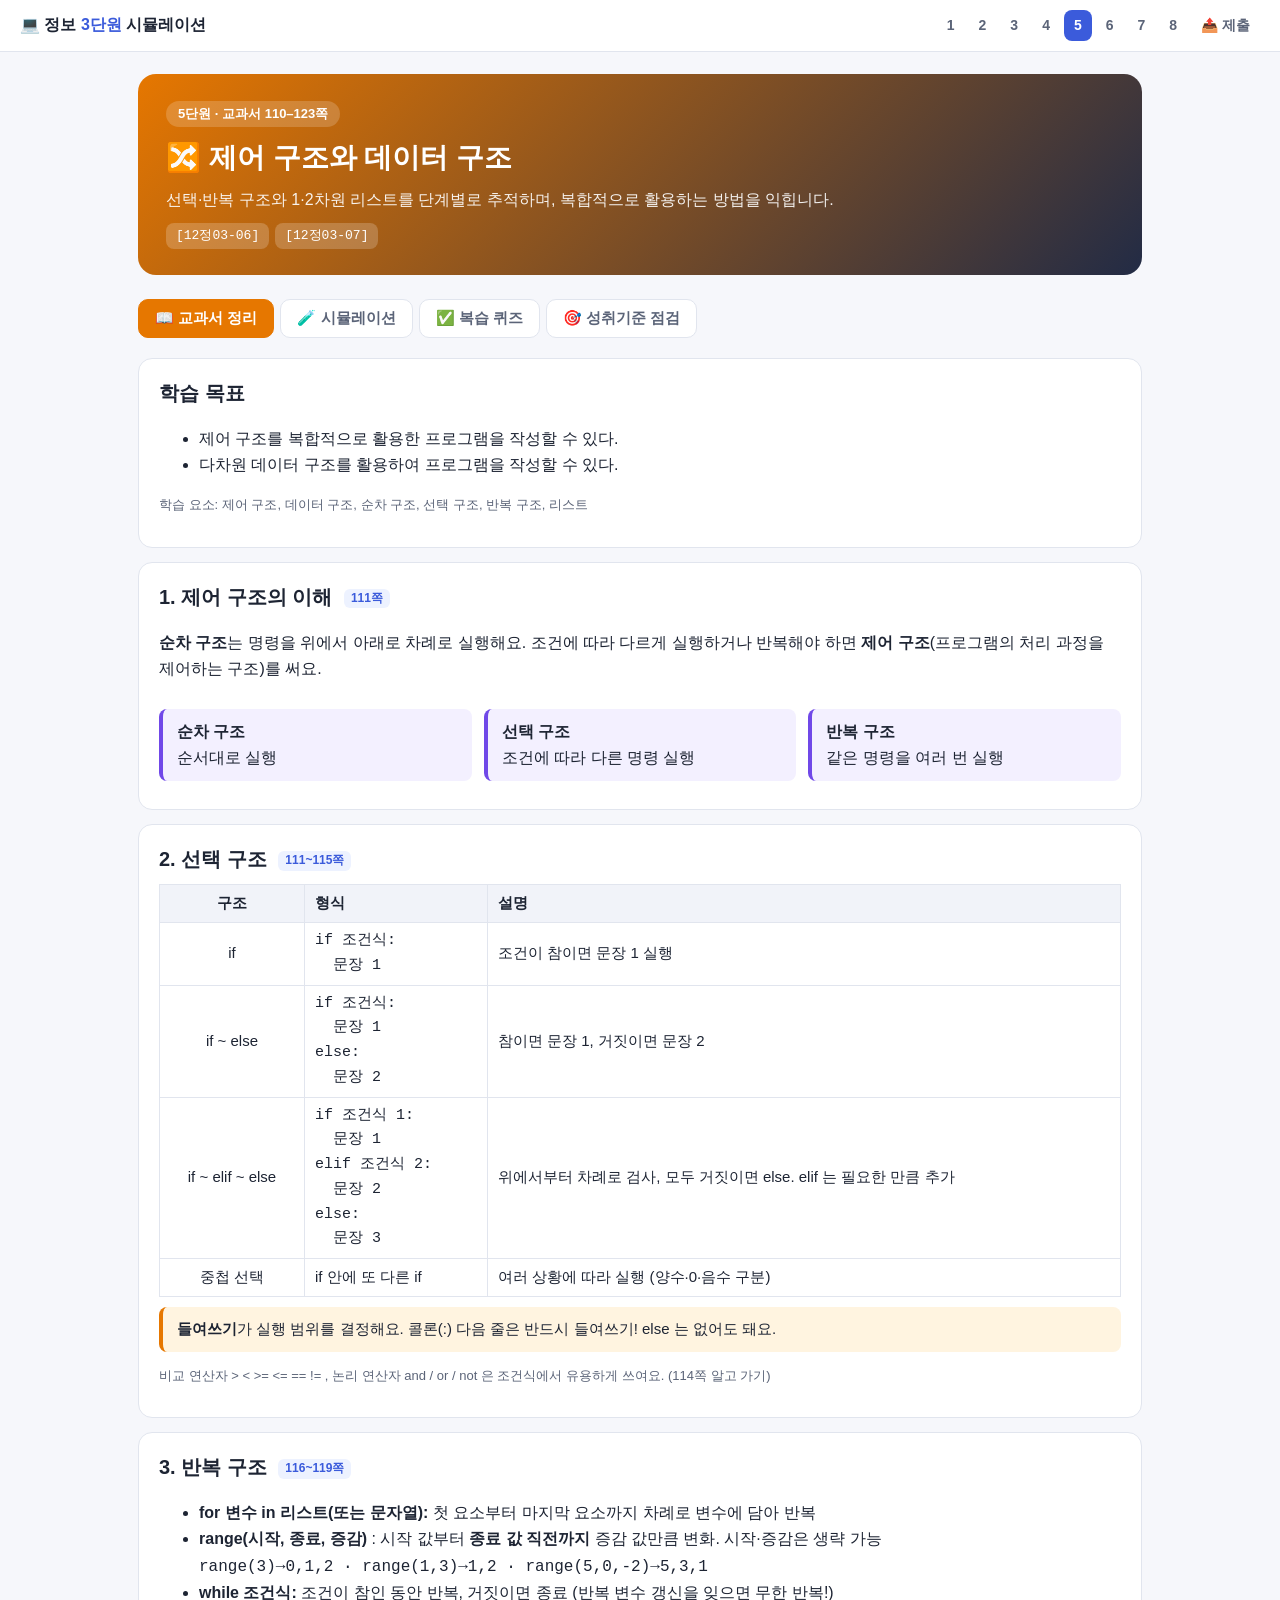
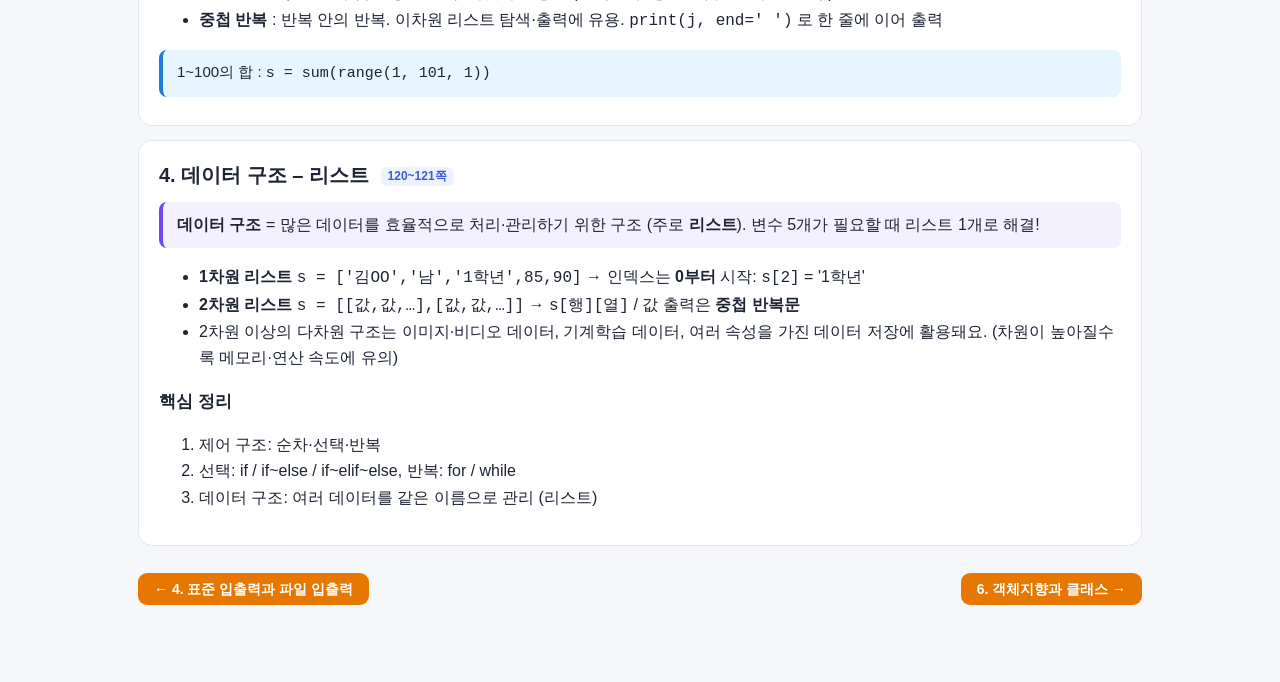
<file: units/u5.html>
<!DOCTYPE html>
<html lang="ko"><head><meta charset="utf-8"><meta name="viewport" content="width=device-width,initial-scale=1">
<title>5. 제어 구조와 데이터 구조 – 정보 3단원</title><link rel="stylesheet" href="../css/style.css"></head>
<body data-unit="5"><div id="app">

<section id="learn" data-tab="📖 교과서 정리">
 <div class="card"><h2>학습 목표</h2>
  <ul><li>제어 구조를 복합적으로 활용한 프로그램을 작성할 수 있다.</li><li>다차원 데이터 구조를 활용하여 프로그램을 작성할 수 있다.</li></ul>
  <p class="small">학습 요소: 제어 구조, 데이터 구조, 순차 구조, 선택 구조, 반복 구조, 리스트</p></div>

 <div class="card"><h2>1. 제어 구조의 이해 <span class="pg">111쪽</span></h2>
  <p><b>순차 구조</b>는 명령을 위에서 아래로 차례로 실행해요. 조건에 따라 다르게 실행하거나 반복해야 하면 <b>제어 구조</b>(프로그램의 처리 과정을 제어하는 구조)를 써요.</p>
  <div class="grid3"><div class="def"><b>순차 구조</b><br>순서대로 실행</div><div class="def"><b>선택 구조</b><br>조건에 따라 다른 명령 실행</div><div class="def"><b>반복 구조</b><br>같은 명령을 여러 번 실행</div></div></div>

 <div class="card"><h2>2. 선택 구조 <span class="pg">111~115쪽</span></h2>
  <table><tr><th>구조</th><th class="l">형식</th><th class="l">설명</th></tr>
   <tr><td>if</td><td class="l mono">if 조건식:<br>&nbsp;&nbsp;문장 1</td><td class="l">조건이 참이면 문장 1 실행</td></tr>
   <tr><td>if ~ else</td><td class="l mono">if 조건식:<br>&nbsp;&nbsp;문장 1<br>else:<br>&nbsp;&nbsp;문장 2</td><td class="l">참이면 문장 1, 거짓이면 문장 2</td></tr>
   <tr><td>if ~ elif ~ else</td><td class="l mono">if 조건식 1:<br>&nbsp;&nbsp;문장 1<br>elif 조건식 2:<br>&nbsp;&nbsp;문장 2<br>else:<br>&nbsp;&nbsp;문장 3</td><td class="l">위에서부터 차례로 검사, 모두 거짓이면 else. elif 는 필요한 만큼 추가</td></tr>
   <tr><td>중첩 선택</td><td class="l">if 안에 또 다른 if</td><td class="l">여러 상황에 따라 실행 (양수·0·음수 구분)</td></tr></table>
  <div class="note"><b>들여쓰기</b>가 실행 범위를 결정해요. 콜론(:) 다음 줄은 반드시 들여쓰기! else 는 없어도 돼요.</div>
  <p class="small">비교 연산자 &gt; &lt; &gt;= &lt;= == != , 논리 연산자 and / or / not 은 조건식에서 유용하게 쓰여요. (114쪽 알고 가기)</p></div>

 <div class="card"><h2>3. 반복 구조 <span class="pg">116~119쪽</span></h2>
  <ul><li><b>for 변수 in 리스트(또는 문자열):</b> 첫 요소부터 마지막 요소까지 차례로 변수에 담아 반복</li>
  <li><b>range(시작, 종료, 증감)</b> : 시작 값부터 <b>종료 값 직전까지</b> 증감 값만큼 변화. 시작·증감은 생략 가능<br><span class="mono">range(3)→0,1,2 · range(1,3)→1,2 · range(5,0,-2)→5,3,1</span></li>
  <li><b>while 조건식:</b> 조건이 참인 동안 반복, 거짓이면 종료 (반복 변수 갱신을 잊으면 무한 반복!)</li>
  <li><b>중첩 반복</b> : 반복 안의 반복. 이차원 리스트 탐색·출력에 유용. <code>print(j, end=' ')</code> 로 한 줄에 이어 출력</li></ul>
  <div class="tip">1~100의 합 : <code>s = sum(range(1, 101, 1))</code></div></div>

 <div class="card"><h2>4. 데이터 구조 – 리스트 <span class="pg">120~121쪽</span></h2>
  <div class="def"><b>데이터 구조</b> = 많은 데이터를 효율적으로 처리·관리하기 위한 구조 (주로 <b>리스트</b>). 변수 5개가 필요할 때 리스트 1개로 해결!</div>
  <ul><li><b>1차원 리스트</b> <code>s = ['김OO','남','1학년',85,90]</code> → 인덱스는 <b>0부터</b> 시작: <code>s[2]</code> = '1학년'</li>
  <li><b>2차원 리스트</b> <code>s = [[값,값,…],[값,값,…]]</code> → <code>s[행][열]</code> / 값 출력은 <b>중첩 반복문</b></li>
  <li>2차원 이상의 다차원 구조는 이미지·비디오 데이터, 기계학습 데이터, 여러 속성을 가진 데이터 저장에 활용돼요. (차원이 높아질수록 메모리·연산 속도에 유의)</li></ul>
  <h3>핵심 정리</h3><ol><li>제어 구조: 순차·선택·반복</li><li>선택: if / if~else / if~elif~else, 반복: for / while</li><li>데이터 구조: 여러 데이터를 같은 이름으로 관리 (리스트)</li></ol></div>
</section>

<section id="sim" data-tab="🧪 시뮬레이션">
 <div class="card"><div class="sim-title"><span class="n">1</span><h2 style="margin:0">선택 구조 추적기 – 어떤 줄이 실행될까? <span class="pg">111~114쪽</span></h2></div>
  <p class="goal">🎯 점수(n)를 바꿔 가며 <b>조건을 위에서부터 차례로 검사</b>하고, 실행되는 줄이 어디인지 확인해요.</p>
  <div class="row"><label class="f">구조 <select id="sk"><option value="elif">if ~ elif ~ else (합격/재시험/불합격)</option><option value="ie">if ~ else (합격/불합격)</option><option value="if">if (합격만)</option><option value="nest">중첩 선택 (양수/0/음수)</option></select></label>
   <label class="f" style="flex:1">n = <b id="snv">75</b> <input type="range" id="sn" min="-10" max="100" value="75" style="flex:1;min-width:180px"></label></div>
  <div class="grid2"><div id="scode"></div><div><div class="small">조건 검사 기록</div><div id="slogt"></div><div class="out" id="sout" style="margin-top:8px"></div></div></div></div>

 <div class="card"><div class="sim-title"><span class="n">2</span><h2 style="margin:0">반복 구조 – range(), for, while <span class="pg">116~118쪽</span></h2></div>
  <p class="goal">🎯 range 의 세 값을 바꿔 어떤 수가 만들어지는지 확인해요. <b>종료 값은 포함되지 않아요!</b></p>
  <div class="row"><code>for i in range(</code><input type="number" id="r1" value="5" style="width:70px">,<input type="number" id="r2" value="0" style="width:70px">,<input type="number" id="r3" value="-2" style="width:70px"><code>):</code>
   <button class="btn ghost sm" data-r="3">range(3)</button><button class="btn ghost sm" data-r="1,3">range(1,3)</button><button class="btn ghost sm" data-r="5,0,-2">range(5,0,-2)</button><button class="btn ghost sm" data-r="1,101">range(1,101)</button></div>
  <div class="cells" id="rcells" style="margin-bottom:22px"></div><div class="msg" id="rmsg"></div>
  <h3>누적 계산 추적 – for 와 while 비교 <span class="pg">118쪽</span></h3>
  <div class="row"><label class="f">문제 <select id="am"><option value="sum">1부터 N까지의 합</option><option value="cnt">1부터 N 사이 7의 배수 개수</option></select></label><label class="f">N <input type="number" id="an" value="10" min="1" max="70" style="width:80px"></label>
   <label class="f">방식 <select id="ak"><option value="for">for 문</option><option value="while">while 문</option></select></label></div>
  <div class="grid2"><div id="acode"></div><div style="max-height:260px;overflow:auto"><table id="atab"></table></div></div><div class="msg" id="amsg"></div></div>

 <div class="card"><div class="sim-title"><span class="n">3</span><h2 style="margin:0">중첩 반복문 – 안쪽 반복이 먼저 끝나요 <span class="pg">119쪽</span></h2></div>
  <p class="goal">🎯 바깥 반복 i 가 한 번 돌 때 안쪽 반복 j 가 몇 번 도는지 단계별로 확인해요.</p>
  <div class="row"><label class="f">모양 <select id="pk"><option value="num">숫자 삼각형 (1 / 1 2 / 1 2 3)</option><option value="sq">별 네모</option><option value="tri">별 삼각형</option></select></label><label class="f">줄 수 n <input type="number" id="pn" value="3" min="1" max="6" style="width:70px"></label>
   <button class="btn sm" id="pstep">▶ 한 단계</button><button class="btn ghost sm" id="pauto">⏩ 자동</button><button class="btn ghost sm" id="preset">↺</button></div>
  <div class="grid2"><div id="pcode"></div><div><div class="vars" id="pvars"></div><div class="out" id="pout" style="margin-top:8px;min-height:90px"></div><div class="small" id="pcnt"></div></div></div></div>

 <div class="card"><div class="sim-title"><span class="n">4</span><h2 style="margin:0">2차원 리스트 탐색기 – s[행][열] <span class="pg">120~121쪽</span></h2></div>
  <p class="goal">🎯 칸을 눌러 인덱스를 확인하고, 행·열 번호를 입력해 값을 읽어요. 인덱스는 <b>0부터</b>!</p>
  <div class="grid2"><div><div id="lgrid" class="grid"></div><div class="row"><b>s[</b><input type="number" id="li" value="3" style="width:60px"><b>][</b><input type="number" id="lj" value="4" style="width:60px"><b>]</b><button class="btn sm" id="lgo">값 읽기</button></div></div>
   <div><div class="out" id="lout" style="min-height:70px"></div><div class="tip">1차원 리스트 한 줄은 한 학생, 2차원 리스트는 여러 학생의 표예요. <code>print(s[3][4])</code> → 정OO의 인공지능 점수</div></div></div></div>

 <div class="card"><div class="sim-title"><span class="n">5</span><h2 style="margin:0">급식 메뉴 설문 처리 – 다차원 데이터 + 제어 구조 <span class="pg">122쪽</span></h2></div>
  <p class="goal">🎯 표를 2차원 리스트로 저장하고, 반복문으로 합계를, 선택문으로 “투표 수 N 이상”인 메뉴를 구해요.</p>
  <div class="row" id="mv"></div>
  <div class="row"><label class="f" style="flex:1">기준 투표 수 <b id="mtv">50</b> <input type="range" id="mt" min="0" max="100" value="50" style="flex:1;min-width:180px"></label></div>
  <div class="grid2"><div id="mcode"></div><div><div class="bars" id="mbars" style="height:150px"></div><div class="msg" id="mmsg"></div></div></div></div>

 <div class="card"><div class="sim-title"><span class="n">6</span><h2 style="margin:0">직접 실행해 보기</h2></div>
  <div id="py1"></div><div id="py2" style="margin-top:14px"></div><div id="py3" style="margin-top:14px"></div></div>
</section>
</div>
<script src="../js/common.js"></script>
<script>
window.GOAL='선택·반복 구조와 1·2차원 리스트를 단계별로 추적하며, 복합적으로 활용하는 방법을 익힙니다.';
window.CHECKS=['제어 구조(순차·선택·반복)를 설명할 수 있다. [지식·이해]','if / if~else / if~elif~else 와 중첩 선택 구조를 사용할 수 있다.','for 와 while, range() 로 반복 프로그램을 작성할 수 있다.','리스트 인덱스(0부터)를 이해하고 1차원·2차원 리스트를 만들고 출력할 수 있다. [지식·이해]','제어 구조와 다차원 데이터 구조를 복합적으로 활용해 문제를 해결할 수 있다. [과정·기능]'];
window.LEVELS=['제어 구조·다차원 데이터 구조의 적용 방법을 설명하고, 복합적으로 활용한 효율적인 프로그램을 작성한다.','적용 방법을 설명하고 제어 구조와 다차원 데이터 구조를 활용한 프로그램을 작성한다.','제어 구조와 다차원 데이터 구조를 설명하고 프로그램을 작성한다.','제어 구조·다차원 데이터 구조를 인지하고 부분적으로 프로그램을 작성한다.','제어 구조·다차원 데이터 구조를 인지한다.'];
window.QUIZ=[
 {q:'for i in range(5, 0, -2): print(i) 의 출력은?',c:['5 3 1','5 4 3 2 1','5 3 1 -1','0 2 4'],a:0,e:'5부터 시작해 2씩 줄이며 종료 값 0 직전까지: 5, 3, 1',pg:'117'},
 {q:'n = 75 일 때 아래 코드의 출력은?<br><code>if n &gt;= 80: print("합격")</code><br><code>elif n &lt; 80 and n &gt;= 60: print("재시험")</code><br><code>else: print("불합격")</code>',c:['합격','재시험','불합격','아무것도 출력되지 않는다'],a:1,e:'75는 80 이상이 아니므로 첫 조건은 거짓, 60 이상 80 미만이라 두 번째 조건이 참 → 재시험',pg:'113'},
 {q:'range(1, 4) 로 만들어지는 수의 나열은?',c:['1, 2, 3, 4','0, 1, 2, 3','1, 2, 3','1, 3'],a:2,e:'종료 값(4)은 포함하지 않고 직전(3)까지예요.',pg:'117'},
 {q:'s = [[\'김\',\'남\',\'1학년\',85,90],[\'이\',\'여\',\'2학년\',75,100],[\'박\',\'여\',\'1학년\',90,70],[\'정\',\'여\',\'1학년\',65,80]] 일 때 s[3][4] 의 값은?',c:['65','80','70','100'],a:1,e:'s[3] 은 네 번째 행(정), [4] 는 다섯 번째 열 → 80 (인덱스는 0부터)',pg:'121'},
 {q:'while 조건식 반복문에서 조건이 계속 참이 되도록 반복 변수를 바꾸지 않으면 어떻게 될까?',c:['한 번만 실행된다','한 번도 실행되지 않는다','무한 반복된다','자동으로 for문으로 바뀐다'],a:2,e:'while 은 조건이 거짓이 될 때까지 반복해요. n = n + 1 같은 갱신이 필요해요.',pg:'117–118'},
 {q:'1부터 70 사이의 수 중 7의 배수는 모두 몇 개일까? (숫자만)',type:'fill',a:['10'],e:'7, 14, …, 70 → 10개. if i % 7 == 0: cnt = cnt + 1 로 셀 수 있어요.',pg:'118'},
 {q:'<code>for i in range(1, 4):</code><br><code>&nbsp;&nbsp;for j in range(1, i+1): print(j, end=" ")</code><br><code>&nbsp;&nbsp;print("")</code> &nbsp;에서 i가 3일 때 한 줄에 출력되는 것은?',c:['1','1 2','1 2 3','3'],a:2,e:'i=3 일 때 j는 1부터 3까지 → 1 2 3',pg:'119'},
 {q:'리스트 s = [10, 20, 30] 에서 첫 번째 값을 가리키는 인덱스 번호는? (숫자만)',type:'fill',a:['0'],e:'파이썬 리스트의 인덱스는 0부터 시작해요. s[0] = 10',pg:'120'},
 {q:'파이썬에서 if, while, for 문의 콜론(:) 다음 문장에 대한 설명으로 옳은 것은?',c:['들여쓰기를 하지 않아도 된다','반드시 들여쓰기를 해야 하며 들여쓰기가 실행 범위를 결정한다','대문자로 시작해야 한다','주석으로 처리된다'],a:1,e:'들여쓰기를 하지 않으면 오류가 발생해요.',pg:'113'}
];

/* ---------- 1. 선택 구조 ---------- */
(function(){
 const V={
  elif:{code:['n = int(input("입력: "))','if n >= 80:','    print("합격")','elif n < 80 and n >= 60:','    print("재시험")','else:','    print("불합격")'],
   run:n=>{const L=[[0],[1]];const lg=[`n >= 80 → ${n>=80?'참':'거짓'}`];if(n>=80){L.push([2]);return{L:[0,1,2],lg,o:'합격'}}
    lg.push(`n < 80 and n >= 60 → ${n<80&&n>=60?'참':'거짓'}`);if(n<80&&n>=60)return{L:[0,1,3,4],lg,o:'재시험'};return{L:[0,1,3,5,6],lg,o:'불합격'}}},
  ie:{code:['n = int(input("입력: "))','if n >= 80:','    print("합격")','else:','    print("불합격")'],
   run:n=>n>=80?{L:[0,1,2],lg:['n >= 80 → 참'],o:'합격'}:{L:[0,1,3,4],lg:['n >= 80 → 거짓 → else'],o:'불합격'}},
  if:{code:['n = int(input("입력: "))','if n >= 80:','    print("합격")'],
   run:n=>n>=80?{L:[0,1,2],lg:['n >= 80 → 참'],o:'합격'}:{L:[0,1],lg:['n >= 80 → 거짓 → 아무것도 실행하지 않고 다음 문장으로'],o:'(출력 없음)'}},
  nest:{code:['n = int(input("입력: "))','if n >= 0:','    if n > 0:','        print("양수")','    else:','        print("0")','else:','    print("음수")'],
   run:n=>{if(n>=0){if(n>0)return{L:[0,1,2,3],lg:['n >= 0 → 참','n > 0 → 참'],o:'양수'};return{L:[0,1,2,4,5],lg:['n >= 0 → 참','n > 0 → 거짓 → 안쪽 else'],o:'0'}}return{L:[0,1,6,7],lg:['n >= 0 → 거짓 → 바깥 else'],o:'음수'}}}
 };
 function draw(){
  const k=$('#sk').value,n=+$('#sn').value;$('#snv').textContent=n;
  const v=V[k],r=v.run(n);$('#scode').innerHTML=codeBlock(v.code);
  $$('#scode .ln').forEach(e=>e.classList.toggle('hl',r.L.includes(+e.dataset.i)));
  $('#slogt').innerHTML=r.lg.map((x,i)=>`<div class="pill ${x.includes('참')&&!x.includes('거짓')?'ok':'bad'}" style="display:block;margin:3px 0;border-radius:8px">${i+1}. ${x}</div>`).join('');
  $('#sout').textContent='>>> n = '+n+'\n'+r.o;
 }
 $('#sk').onchange=()=>{if($('#sk').value==='nest'&&+$('#sn').value>10){}draw()};$('#sn').oninput=draw;draw();
})();

/* ---------- 2. range & 누적 ---------- */
(function(){
 function rg(){
  const a=[$('#r1').value,$('#r2').value,$('#r3').value].map(Number);
  let start=a[0],stop=a[1],step=a[2];
  const m=$('#rmsg'),c=$('#rcells');
  if(step===0){c.innerHTML='';m.className='msg bad';m.textContent='ValueError: range() arg 3 must not be zero — 증감 값은 0이 될 수 없어요.';return}
  const out=[];if(step>0){for(let i=start;i<stop&&out.length<200;i+=step)out.push(i)}else{for(let i=start;i>stop&&out.length<200;i+=step)out.push(i)}
  c.innerHTML=out.length>30?`<span class="small">${out.length}개 : ${out.slice(0,8).join(', ')} … ${out[out.length-1]}</span>`:out.map((v,i)=>`<div class="cell">${v}<small>${i+1}번째</small></div>`).join('')||'<span class="small">(비어 있음 — 반복이 한 번도 실행되지 않아요)</span>';
  m.className='msg';m.innerHTML=`range(${start}, ${stop}, ${step}) → <b>${out.length}번</b> 반복. 시작 ${start}, 마지막 ${out.length?out[out.length-1]:'-'} (종료 값 ${stop} 은 포함 안 됨)`;
 }
 ['r1','r2','r3'].forEach(i=>$('#'+i).oninput=rg);
 $$('[data-r]').forEach(b=>b.onclick=()=>{const p=b.dataset.r.split(',').map(Number);if(p.length===1)p.unshift(0);if(p.length===2)p.push(1);$('#r1').value=p[0];$('#r2').value=p[1];$('#r3').value=p[2];rg()});
 rg();
 function ac(){
  const m=$('#am').value,k=$('#ak').value,N=Math.max(1,Math.min(70,Math.floor(+$('#an').value)||1));
  let code;
  if(m==='sum')code=k==='for'?['s = 0','for i in range(1, N+1):','    s = s + i','print(s)']:['s = 0','i = 1','while i <= N:','    s = s + i','    i = i + 1','print(s)'];
  else code=k==='for'?['cnt = 0','for i in range(1, N+1):','    if i % 7 == 0:','        cnt = cnt + 1','print(cnt)']:['cnt = 0','i = 1','while i <= N:','    if i % 7 == 0:','        cnt = cnt + 1','    i = i + 1','print(cnt)'];
  $('#acode').innerHTML=codeBlock(code.map(l=>l.replace('N',N)));
  let s=0,rows=[];for(let i=1;i<=N;i++){if(m==='sum'){s+=i;rows.push([i,s,''])}else{const hit=i%7===0;if(hit)s++;rows.push([i,s,hit?'7의 배수 ✔':''])}}
  $('#atab').innerHTML=`<tr><th>i</th><th>${m==='sum'?'s':'cnt'}</th><th></th></tr>`+rows.map(r=>`<tr ${r[2]?'style="background:#fff3bf"':''}><td>${r[0]}</td><td>${r[1]}</td><td class="l">${r[2]}</td></tr>`).join('');
  const am=$('#amsg');am.className='msg ok';am.textContent=`결과: ${s}${m==='sum'&&N===100?'':''}  ${m==='sum'?`(공식 N(N+1)/2 = ${N*(N+1)/2})`:''}`;
 }
 ['am','ak'].forEach(i=>$('#'+i).onchange=ac);$('#an').oninput=ac;ac();
})();

/* ---------- 3. 중첩 반복 ---------- */
(function(){
 let ev=[],k=0,timer=null;
 const CODE={num:['for i in range(1, n+1):','    for j in range(1, i+1):','        print(j, end=" ")','    print("")'],
  sq:['for i in range(n):','    for j in range(n):','        print("*", end="")','    print("")'],
  tri:['for i in range(1, n+1):','    for j in range(i):','        print("*", end="")','    print("")']};
 function build(){
  const t=$('#pk').value,n=Math.max(1,Math.min(6,Math.floor(+$('#pn').value)||1));ev=[];
  const I=t==='sq'?[...Array(n).keys()]:[...Array(n).keys()].map(x=>x+1);
  I.forEach(i=>{let J;if(t==='num')J=[...Array(i).keys()].map(x=>x+1);else if(t==='sq')J=[...Array(n).keys()];else J=[...Array(i).keys()];
   ev.push({line:0,i,j:null,txt:''});
   J.forEach(j=>{ev.push({line:1,i,j,txt:''});ev.push({line:2,i,j,txt:t==='num'?j+' ':'*'})});
   ev.push({line:3,i,j:J[J.length-1],txt:'\n'});});
  k=0;draw();
 }
 function draw(){
  const t=$('#pk').value;$('#pcode').innerHTML=codeBlock(CODE[t]);
  const cur=k>0?ev[k-1]:null;hlLine($('#pcode'),cur?cur.line:-1);
  let o='';for(let x=0;x<k;x++)o+=ev[x].txt;$('#pout').textContent=o;
  $('#pvars').innerHTML=['i','j'].map(v=>`<div class="var"><div class="nm">${v}</div><div class="vl">${cur&&cur[v]!==null&&cur[v]!==undefined?cur[v]:'-'}</div></div>`).join('');
  const inner=ev.slice(0,k).filter(e=>e.line===2).length;
  $('#pcnt').textContent=`안쪽 print 실행 횟수: ${inner} / ${ev.filter(e=>e.line===2).length}   (단계 ${k}/${ev.length})`;
  $('#pstep').disabled=k>=ev.length;
 }
 function stop(){if(timer){clearInterval(timer);timer=null;$('#pauto').textContent='⏩ 자동'}}
 $('#pstep').onclick=()=>{if(k<ev.length){k++;draw()}else stop()};
 $('#pauto').onclick=()=>{if(timer){stop();return}if(k>=ev.length){k=0;draw()}$('#pauto').textContent='⏸';timer=setInterval(()=>{if(k<ev.length){k++;draw()}else stop()},380)};
 $('#preset').onclick=()=>{stop();k=0;draw()};
 ['pk','pn'].forEach(i=>$('#'+i).onchange=()=>{stop();build()});build();
})();

/* ---------- 4. 2차원 리스트 ---------- */
(function(){
 const S=[['김OO','남','1학년',85,90],['이OO','여','2학년',75,100],['박OO','여','1학년',90,70],['정OO','여','1학년',65,80],['한OO','남','2학년',95,75]];
 let sel=[3,4];
 function draw(){
  const g=$('#lgrid');g.style.gridTemplateColumns='repeat(6,64px)';
  let h='<div class="g hd" style="width:64px"></div>'+[0,1,2,3,4].map(j=>`<div class="g hd" style="width:64px">[${j}]</div>`).join('');
  S.forEach((r,i)=>{h+=`<div class="g hd" style="width:64px">s[${i}]</div>`+r.map((v,j)=>`<div class="g ${sel&&sel[0]===i&&sel[1]===j?'p':''}" style="width:64px" data-i="${i}" data-j="${j}">${v}</div>`).join('')});
  g.innerHTML=h;$$('#lgrid .g[data-i]').forEach(e=>e.onclick=()=>{$('#li').value=e.dataset.i;$('#lj').value=e.dataset.j;read()});
 }
 function read(){
  const i=Math.floor(+$('#li').value),j=Math.floor(+$('#lj').value),o=$('#lout');
  if(i<0||i>4||j<0||j>4||isNaN(i)||isNaN(j)){sel=null;draw();o.className='out err';o.textContent=`>>> print(s[${i}][${j}])\nIndexError: list index out of range\n(행은 0~4, 열은 0~4 까지만 있어요)`;return}
  sel=[i,j];draw();o.className='out';o.textContent=`>>> print(s[${i}][${j}])\n${S[i][j]}\n\n# s[${i}] = ${JSON.stringify(S[i]).replace(/"/g,"'")}`;
 }
 $('#lgo').onclick=read;draw();read();
})();

/* ---------- 5. 급식 ---------- */
(function(){
 const D=[['제육볶음',42],['생선구이',23],['스파게티',77],['돈가스',58]];
 $('#mv').innerHTML=D.map((d,i)=>`<label class="f">${d[0]} <input type="number" data-i="${i}" value="${d[1]}" min="0" style="width:80px"></label>`).join('');
 function draw(){
  $$('#mv input').forEach(x=>D[+x.dataset.i][1]=Math.max(0,Math.floor(+x.value)||0));
  const t=+$('#mt').value;$('#mtv').textContent=t;
  const sum=D.reduce((a,d)=>a+d[1],0),hit=D.filter(d=>d[1]>=t);
  $('#mcode').innerHTML=codeBlock(['menu = [["제육볶음", '+D[0][1]+'], ["생선구이", '+D[1][1]+'],','        ["스파게티", '+D[2][1]+'], ["돈가스", '+D[3][1]+']]','sum = 0','for i in range(4):','    sum = sum + menu[i][1]','print(sum)','for i in range(4):','    if menu[i][1] >= '+t+':','        print(menu[i][0])']);
  const mx=Math.max(...D.map(d=>d[1]),t,1);
  $('#mbars').innerHTML=D.map(d=>`<div class="bar ${d[1]>=t?'done':'dim'}" style="height:${Math.max(8,100*d[1]/mx)}%;flex-direction:column;align-items:center;justify-content:flex-start;font-size:12px">${d[1]}<span style="margin-top:auto;padding:4px 0;font-size:11px">${d[0]}</span></div>`).join('');
  $('#mmsg').className='msg';$('#mmsg').innerHTML=`참가 학생 수 합계 <b>${sum}</b>명 · ${t}표 이상: <b>${hit.map(d=>d[0]).join(', ')||'없음'}</b>`;
 }
 $$('#mv input').forEach(x=>x.oninput=draw);$('#mt').oninput=draw;draw();
})();

/* ---------- 6. 파이썬 ---------- */
PyRunner.mount($('#py1'),{title:'합격 · 재시험 · 불합격 (실습 3)',page:'113',code:`n = int(input('입력: '))
if n >= 80:
  print('합격')
elif(n < 80 and n >= 60):
  print('재시험')
else:
  print('불합격')`});
PyRunner.mount($('#py2'),{title:'2차원 리스트 출력 (실습 13)',page:'121',code:`s = [['김OO', '남', '1학년', 85, 90],
     ['이OO', '여', '2학년', 75, 100],
     ['박OO', '여', '1학년', 90, 70],
     ['정OO', '여', '1학년', 65, 80],
     ['한OO', '남', '2학년', 95, 75]]
for i in range(0, 5):
  for j in range(0, 5):
    print(s[i][j], end=' ')
  print(' ')
print(s[3][4])`});
PyRunner.mount($('#py3'),{title:'급식 메뉴 설문 처리 (해 보기 4) — 빈칸을 채워 완성해 보세요',page:'122',code:`menu = [['제육볶음', 42], ['생선구이', 23], ['스파게티', 77], ['돈가스', 58]]

total = 0
for i in range(4):
    total = total + menu[i][1]
print('참가 학생 수:', total)

for i in range(4):
    if menu[i][1] >= 50:
        print(menu[i][0])`});
</script></body></html>
</file>
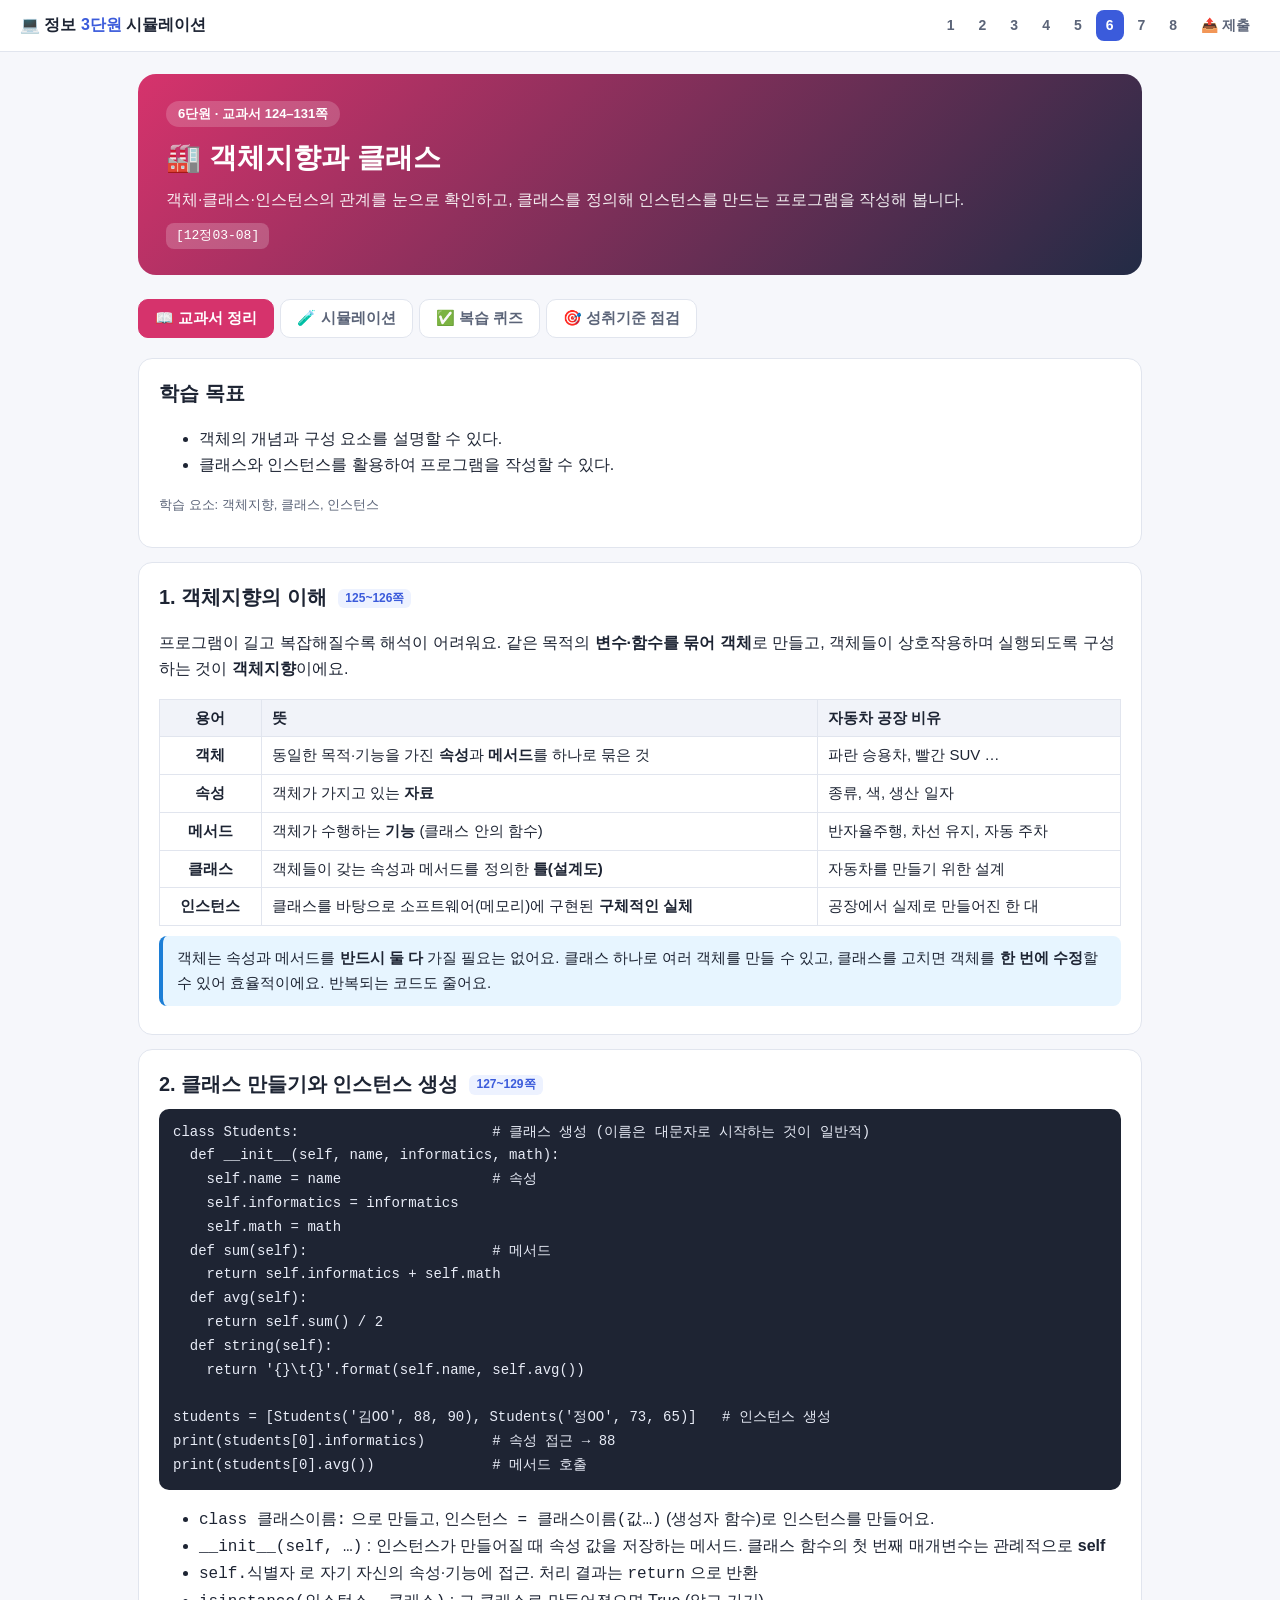
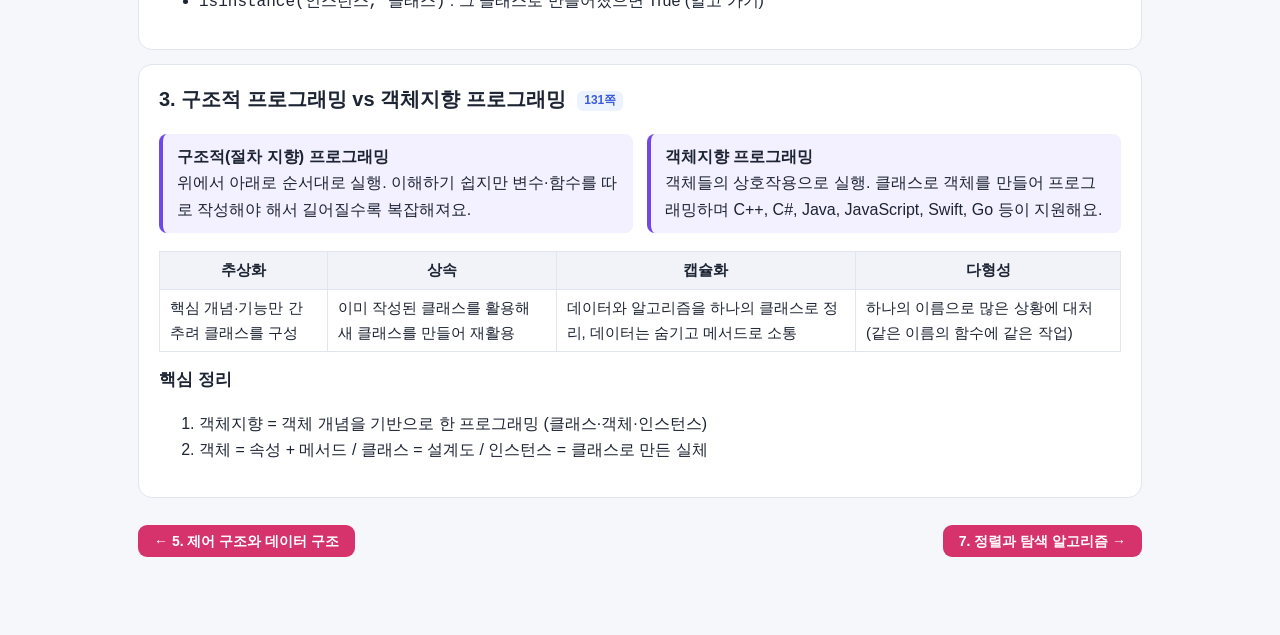
<file: units/u6.html>
<!DOCTYPE html>
<html lang="ko"><head><meta charset="utf-8"><meta name="viewport" content="width=device-width,initial-scale=1">
<title>6. 객체지향과 클래스 – 정보 3단원</title><link rel="stylesheet" href="../css/style.css"></head>
<body data-unit="6"><div id="app">

<section id="learn" data-tab="📖 교과서 정리">
 <div class="card"><h2>학습 목표</h2>
  <ul><li>객체의 개념과 구성 요소를 설명할 수 있다.</li><li>클래스와 인스턴스를 활용하여 프로그램을 작성할 수 있다.</li></ul>
  <p class="small">학습 요소: 객체지향, 클래스, 인스턴스</p></div>

 <div class="card"><h2>1. 객체지향의 이해 <span class="pg">125~126쪽</span></h2>
  <p>프로그램이 길고 복잡해질수록 해석이 어려워요. 같은 목적의 <b>변수·함수를 묶어 객체</b>로 만들고, 객체들이 상호작용하며 실행되도록 구성하는 것이 <b>객체지향</b>이에요.</p>
  <table><tr><th>용어</th><th class="l">뜻</th><th class="l">자동차 공장 비유</th></tr>
   <tr><td><b>객체</b></td><td class="l">동일한 목적·기능을 가진 <b>속성</b>과 <b>메서드</b>를 하나로 묶은 것</td><td class="l">파란 승용차, 빨간 SUV …</td></tr>
   <tr><td><b>속성</b></td><td class="l">객체가 가지고 있는 <b>자료</b></td><td class="l">종류, 색, 생산 일자</td></tr>
   <tr><td><b>메서드</b></td><td class="l">객체가 수행하는 <b>기능</b> (클래스 안의 함수)</td><td class="l">반자율주행, 차선 유지, 자동 주차</td></tr>
   <tr><td><b>클래스</b></td><td class="l">객체들이 갖는 속성과 메서드를 정의한 <b>틀(설계도)</b></td><td class="l">자동차를 만들기 위한 설계</td></tr>
   <tr><td><b>인스턴스</b></td><td class="l">클래스를 바탕으로 소프트웨어(메모리)에 구현된 <b>구체적인 실체</b></td><td class="l">공장에서 실제로 만들어진 한 대</td></tr></table>
  <div class="tip">객체는 속성과 메서드를 <b>반드시 둘 다</b> 가질 필요는 없어요. 클래스 하나로 여러 객체를 만들 수 있고, 클래스를 고치면 객체를 <b>한 번에 수정</b>할 수 있어 효율적이에요. 반복되는 코드도 줄어요.</div></div>

 <div class="card"><h2>2. 클래스 만들기와 인스턴스 생성 <span class="pg">127~129쪽</span></h2>
  <pre class="code">class Students:                       # 클래스 생성 (이름은 대문자로 시작하는 것이 일반적)
  def __init__(self, name, informatics, math):
    self.name = name                  # 속성
    self.informatics = informatics
    self.math = math
  def sum(self):                      # 메서드
    return self.informatics + self.math
  def avg(self):
    return self.sum() / 2
  def string(self):
    return '{}\t{}'.format(self.name, self.avg())

students = [Students('김OO', 88, 90), Students('정OO', 73, 65)]   # 인스턴스 생성
print(students[0].informatics)        # 속성 접근 → 88
print(students[0].avg())              # 메서드 호출</pre>
  <ul><li><code>class 클래스이름:</code> 으로 만들고, <code>인스턴스 = 클래스이름(값…)</code> (생성자 함수)로 인스턴스를 만들어요.</li>
  <li><code>__init__(self, …)</code> : 인스턴스가 만들어질 때 속성 값을 저장하는 메서드. 클래스 함수의 첫 번째 매개변수는 관례적으로 <b>self</b></li>
  <li><code>self.식별자</code> 로 자기 자신의 속성·기능에 접근. 처리 결과는 <code>return</code> 으로 반환</li>
  <li><code>isinstance(인스턴스, 클래스)</code> : 그 클래스로 만들어졌으면 True (알고 가기)</li></ul></div>

 <div class="card"><h2>3. 구조적 프로그래밍 vs 객체지향 프로그래밍 <span class="pg">131쪽</span></h2>
  <div class="grid2"><div class="def"><b>구조적(절차 지향) 프로그래밍</b><br>위에서 아래로 순서대로 실행. 이해하기 쉽지만 변수·함수를 따로 작성해야 해서 길어질수록 복잡해져요.</div>
  <div class="def"><b>객체지향 프로그래밍</b><br>객체들의 상호작용으로 실행. 클래스로 객체를 만들어 프로그래밍하며 C++, C#, Java, JavaScript, Swift, Go 등이 지원해요.</div></div>
  <table><tr><th>추상화</th><th>상속</th><th>캡슐화</th><th>다형성</th></tr><tr><td class="l">핵심 개념·기능만 간추려 클래스를 구성</td><td class="l">이미 작성된 클래스를 활용해 새 클래스를 만들어 재활용</td><td class="l">데이터와 알고리즘을 하나의 클래스로 정리, 데이터는 숨기고 메서드로 소통</td><td class="l">하나의 이름으로 많은 상황에 대처 (같은 이름의 함수에 같은 작업)</td></tr></table>
  <h3>핵심 정리</h3><ol><li>객체지향 = 객체 개념을 기반으로 한 프로그래밍 (클래스·객체·인스턴스)</li><li>객체 = 속성 + 메서드 / 클래스 = 설계도 / 인스턴스 = 클래스로 만든 실체</li></ol></div>
</section>

<section id="sim" data-tab="🧪 시뮬레이션">
 <div class="card"><div class="sim-title"><span class="n">1</span><h2 style="margin:0">클래스 공장 – 틀 하나로 인스턴스 여러 개 <span class="pg">127~129쪽</span></h2></div>
  <p class="goal">🎯 <b>Students 클래스(틀)</b>에서 학생 인스턴스를 만들어 보세요. 인스턴스마다 속성 값은 달라도 <b>같은 메서드</b>를 쓸 수 있어요.</p>
  <div class="grid2"><div>
   <div class="def" style="background:#fff0f6;border-color:var(--u6)"><b>🏭 클래스 Students (설계도)</b><div class="mono" style="font-size:14px;margin-top:4px">속성 : name, informatics, math<br>메서드 : sum(), avg(), string()<span id="cgr"></span></div></div>
   <div class="row"><label class="f">name <input type="text" id="cn" value="최OO" style="width:90px"></label><label class="f">informatics <input type="number" id="ci" value="95" min="0" max="100" style="width:70px"></label><label class="f">math <input type="number" id="cm" value="80" min="0" max="100" style="width:70px"></label></div>
   <div class="row"><button class="btn" id="cmake">⚙️ 인스턴스 만들기 Students(…)</button><button class="btn ghost sm" id="cadd"><span id="caddt">클래스에 grade() 메서드 추가</span></button><button class="btn ghost sm" id="creset">↺ 초기화</button></div>
   <div class="small">작성된 코드</div><div id="ccode"></div></div>
  <div><div class="small">students 리스트 (인스턴스 목록)</div><div id="ccards"></div></div></div>
  <div class="row"><b>실행해 보기</b><button class="btn ghost sm" id="cloop">for i in students: print(i.string())</button><button class="btn ghost sm" id="cisi">isinstance(students[0], Students)</button><button class="btn ghost sm" id="cisd">isinstance({'name':'김OO'}, Students)</button></div>
  <div class="out" id="cout" style="min-height:60px"></div></div>

 <div class="card"><div class="sim-title"><span class="n">2</span><h2 style="margin:0">클래스? 인스턴스? 속성? 메서드? <span class="pg">125~129쪽</span></h2></div>
  <p class="goal">🎯 각 항목이 클래스·인스턴스·속성·메서드 중 무엇인지 골라 보세요.</p>
  <div id="tm"></div><div class="row"><button class="btn" id="tmchk">채점</button><span class="msg" id="tmmsg"></span></div></div>

 <div class="card"><div class="sim-title"><span class="n">3</span><h2 style="margin:0">직접 실행해 보기 <span class="pg">127~130쪽</span></h2></div>
  <p class="goal">🎯 두 번째 프로그램의 빈칸 부분을 채워 <b>권장 칼로리</b> 클래스를 완성해 보세요. (권장 칼로리 = (키−100) × 0.9 × 활동 지수)</p>
  <div id="py1"></div><div id="py2" style="margin-top:14px"></div></div>
</section>
</div>
<script src="../js/common.js"></script>
<script>
window.GOAL='객체·클래스·인스턴스의 관계를 눈으로 확인하고, 클래스를 정의해 인스턴스를 만드는 프로그램을 작성해 봅니다.';
window.CHECKS=['객체의 구성 요소(속성·메서드)를 설명할 수 있다. [과정·기능]','클래스와 인스턴스의 차이를 설명할 수 있다.','class, __init__, self 를 사용해 클래스를 정의할 수 있다. [과정·기능]','클래스에서 인스턴스를 생성하고 속성·메서드를 사용할 수 있다.','문제 해결에 적합한 객체를 활용한 프로그램을 작성할 수 있다. [과정·기능]'];
window.LEVELS=['클래스와 인스턴스의 적용 방법을 설명하고, 클래스를 정의하고 인스턴스를 생성하여 문제 해결에 적합한 객체를 활용한 효율적인 프로그램을 작성한다.','적용 방법을 설명하고 클래스를 정의·인스턴스를 생성해 필요한 객체를 활용한 프로그램을 작성한다.','클래스와 인스턴스를 설명하고 클래스 정의, 인스턴스 생성으로 프로그램을 작성한다.','클래스와 인스턴스를 인지하고 인스턴스를 생성하여 프로그램을 부분적으로 작성한다.','클래스와 인스턴스를 인지한다.'];
window.QUIZ=[
 {q:'객체를 만들기 위한 틀(설계도)로, 속성과 메서드를 정의한 것은?',c:['인스턴스','클래스','변수','리스트'],a:1,e:'클래스 = 객체를 만들기 위한 설계도, 인스턴스 = 클래스로 만든 구체적인 실체예요.',pg:'125'},
 {q:'객체가 수행하는 기능을 가리키는 용어는?',c:['속성','메서드','인스턴스','상속'],a:1,e:'속성은 객체가 가진 자료, 메서드는 객체가 수행하는 기능(클래스 안의 함수)이에요.',pg:'125'},
 {q:'파이썬에서 클래스를 만들 때 사용하는 키워드는? (영문 소문자)',type:'fill',a:['class'],e:'class Students: 처럼 만들어요.',pg:'127'},
 {q:'클래스의 __init__ 메서드의 역할은?',c:['클래스를 삭제한다','인스턴스가 생성될 때 속성의 초깃값을 저장한다','프로그램을 종료한다','메서드 결과를 화면에 출력한다'],a:1,e:'__init__ 에서 self.name = name 처럼 입력받은 값을 각 객체의 속성으로 저장해요.',pg:'127–128'},
 {q:'students[0] = Students(\'김OO\', 88, 90) 일 때 students[0].informatics 의 값은?',c:['김OO','88','90','89.0'],a:1,e:'속성 informatics 에는 두 번째 인자인 88이 저장돼요.',pg:'128'},
 {q:'Students(\'김OO\', 88, 90).avg() 의 결과는? (sum()/2, 숫자 형태로)',type:'fill',a:['89.0','89'],e:'(88 + 90) / 2 = 89.0  — 나눗셈 결과는 실수예요.',pg:'129'},
 {q:'isinstance(students[0], Students) 가 True 를 반환하는 이유로 알맞은 것은?',c:['students 가 리스트이기 때문','students[0] 이 Students 클래스로 만들어진 인스턴스이기 때문','Students 가 함수이기 때문','항상 True 를 반환한다'],a:1,e:'isinstance(인스턴스, 클래스) 는 그 클래스에서 만들어졌는지 확인해요.',pg:'129'},
 {q:'객체지향 프로그래밍의 장점으로 알맞은 것은?',c:['같은 코드를 객체마다 반복해서 작성해야 한다','클래스를 고치면 그 클래스로 만든 객체들을 한 번에 수정할 수 있다','순서대로만 실행되어 이해하기 쉽다','변수와 함수를 항상 따로 작성한다'],a:1,e:'반복 코드가 줄고, 클래스를 통해 객체를 한 번에 수정할 수 있어 효율적이에요.',pg:'126'}
];

/* ---------- 1. 클래스 공장 ---------- */
(function(){
 let S,hasGrade=false;
 const init=()=>{S=[['김OO',88,90],['정OO',73,65],['한OO',63,77]];hasGrade=false};
 const f=x=>Number.isInteger(x)?x.toFixed(1):String(x);
 const avg=s=>(s[1]+s[2])/2;
 function draw(){
  $('#cgr').innerHTML=hasGrade?', <b style="color:#d6336c">grade()</b> ← 새로 추가!':'';
  $('#caddt').textContent=hasGrade?'grade() 메서드 제거':'클래스에 grade() 메서드 추가';
  $('#ccode').innerHTML=codeBlock([...(hasGrade?['class Students:   # (grade 메서드가 추가된 클래스)']:['class Students:']),'    ...  # __init__, sum, avg, string 정의','','students = [',...S.map((s,i)=>`  Students('${s[0]}', ${s[1]}, ${s[2]})${i<S.length-1?',':''}`),']']);
  $('#ccards').innerHTML=S.map((s,i)=>`<div style="border:2px solid var(--u6);border-radius:12px;padding:8px 12px;margin:6px 0;background:#fff"><b>students[${i}]</b> <span class="pill info">인스턴스</span>
   <div class="mono" style="font-size:13px">name=${s[0]} · informatics=${s[1]} · math=${s[2]}<br>sum()=${s[1]+s[2]} · avg()=${f(avg(s))}${hasGrade?` · <b style="color:#d6336c">grade()='${avg(s)>=80?'우수':'보통'}'</b>`:''}</div></div>`).join('');
 }
 $('#cmake').onclick=()=>{const n=$('#cn').value||'이름',a=Math.max(0,Math.min(100,+$('#ci').value||0)),b=Math.max(0,Math.min(100,+$('#cm').value||0));if(S.length>=8){$('#cout').textContent='인스턴스가 너무 많아요. 초기화해 주세요.';return}S.push([n,a,b]);draw();$('#cout').className='out';$('#cout').textContent=`>>> students.append(Students('${n}', ${a}, ${b}))\n# 클래스(틀)는 하나, 인스턴스(실체)는 ${S.length}개`};
 $('#cadd').onclick=()=>{hasGrade=!hasGrade;draw();$('#cout').className='out';$('#cout').textContent=hasGrade?'클래스 Students 에 메서드를 한 번 추가했더니 모든 인스턴스가 grade() 를 쓸 수 있어요!':'메서드를 제거했어요.'};
 $('#creset').onclick=()=>{init();draw();$('#cout').textContent=''};
 $('#cloop').onclick=()=>{$('#cout').className='out';$('#cout').textContent=">>> print('이름', '평균', sep='\\t')\n>>> for i in students: print(i.string())\n이름\t평균\n"+S.map(s=>`${s[0]}\t${f(avg(s))}`).join('\n')};
 $('#cisi').onclick=()=>{$('#cout').className='out';$('#cout').textContent=`>>> print('인스턴스 확인 결과: ', isinstance(students[0], Students))\n인스턴스 확인 결과:  True`};
 $('#cisd').onclick=()=>{$('#cout').className='out';$('#cout').textContent=`>>> isinstance({'name':'김OO'}, Students)\nFalse   # 딕셔너리는 Students 클래스로 만든 것이 아니에요`};
 init();draw();
})();

/* ---------- 2. 용어 분류 ---------- */
(function(){
 const N=['클래스','인스턴스','속성','메서드'];
 const items=[['자동차를 만들기 위한 설계도(틀)',0],['공장에서 만들어진 파란색 승용차 한 대',1],['자동차의 색(color)',2],['차선 유지하기 기능',3],['class Students:  의 Students',0],['students[0]',1],['self.informatics',2],['def avg(self):  의 avg',3]];
 $('#tm').innerHTML=items.map((it,i)=>`<div class="row" style="border-bottom:1px solid var(--line);padding-bottom:6px"><div style="flex:1;min-width:230px">${i+1}. ${esc(it[0])}</div>${N.map((n,j)=>`<label class="f"><input type="radio" name="t${i}" value="${j}">${n}</label>`).join('')}<span class="pill" id="tr${i}"></span></div>`).join('');
 $('#tmchk').onclick=()=>{let ok=0;items.forEach((it,i)=>{const s=$(`input[name=t${i}]:checked`),r=$('#tr'+i);if(!s){r.className='pill info';r.textContent='선택';return}const g=+s.value===it[1];if(g)ok++;r.className='pill '+(g?'ok':'bad');r.textContent=g?'정답':'→ '+N[it[1]]});
  const m=$('#tmmsg');m.className='msg '+(ok===items.length?'ok':'bad');m.textContent=ok===items.length?'🎉 모두 정답!':`${ok} / ${items.length}`};
})();

/* ---------- 3. 파이썬 ---------- */
PyRunner.mount($('#py1'),{title:'Students 클래스와 인스턴스 (실습 1~4)',page:'127~129',code:`class Students:
  def __init__(self, name, informatics, math):
    self.name = name
    self.informatics = informatics
    self.math = math
  def sum(self):
    return self.informatics + self.math
  def avg(self):
    return self.sum() / 2
  def string(self):
    return '{}\\t{}'.format(self.name, self.avg())

students = [
  Students('김OO', 88, 90),
  Students('정OO', 73, 65),
  Students('한OO', 63, 77)
]
print('김OO의 정보 성적')
print(students[0].informatics)
print('이름', '평균', sep='\\t')
for i in students:
  print(i.string())
print('인스턴스 확인 결과: ', isinstance(students[0], Students))`});
PyRunner.mount($('#py2'),{title:'권장 칼로리 계산 프로그램 만들기 (해 보기) — 빈칸(____)을 채워 보세요',page:'130',code:`class Data:
  def __init__(self, height, activity):
    self.height = height
    self.activity = activity
  def cal(self):
    return (self.height - 100) * 0.9 * self.activity
  def string(self):
    return '{}\\t{}\\t{}'.format(self.height, self.activity, self.cal())

# 활동 지수: 적은 활동량 25, 보통 33, 많은 활동량 40
friends = [Data(170, 33), Data(160, 25), ____]   # 세 번째 친구의 데이터를 직접 넣어 보세요: Data(키, 활동 지수)
print('키', '활동 지수', '권장 칼로리', sep='\\t')
for f in friends:
  print(f.string())`});
</script></body></html>
</file>
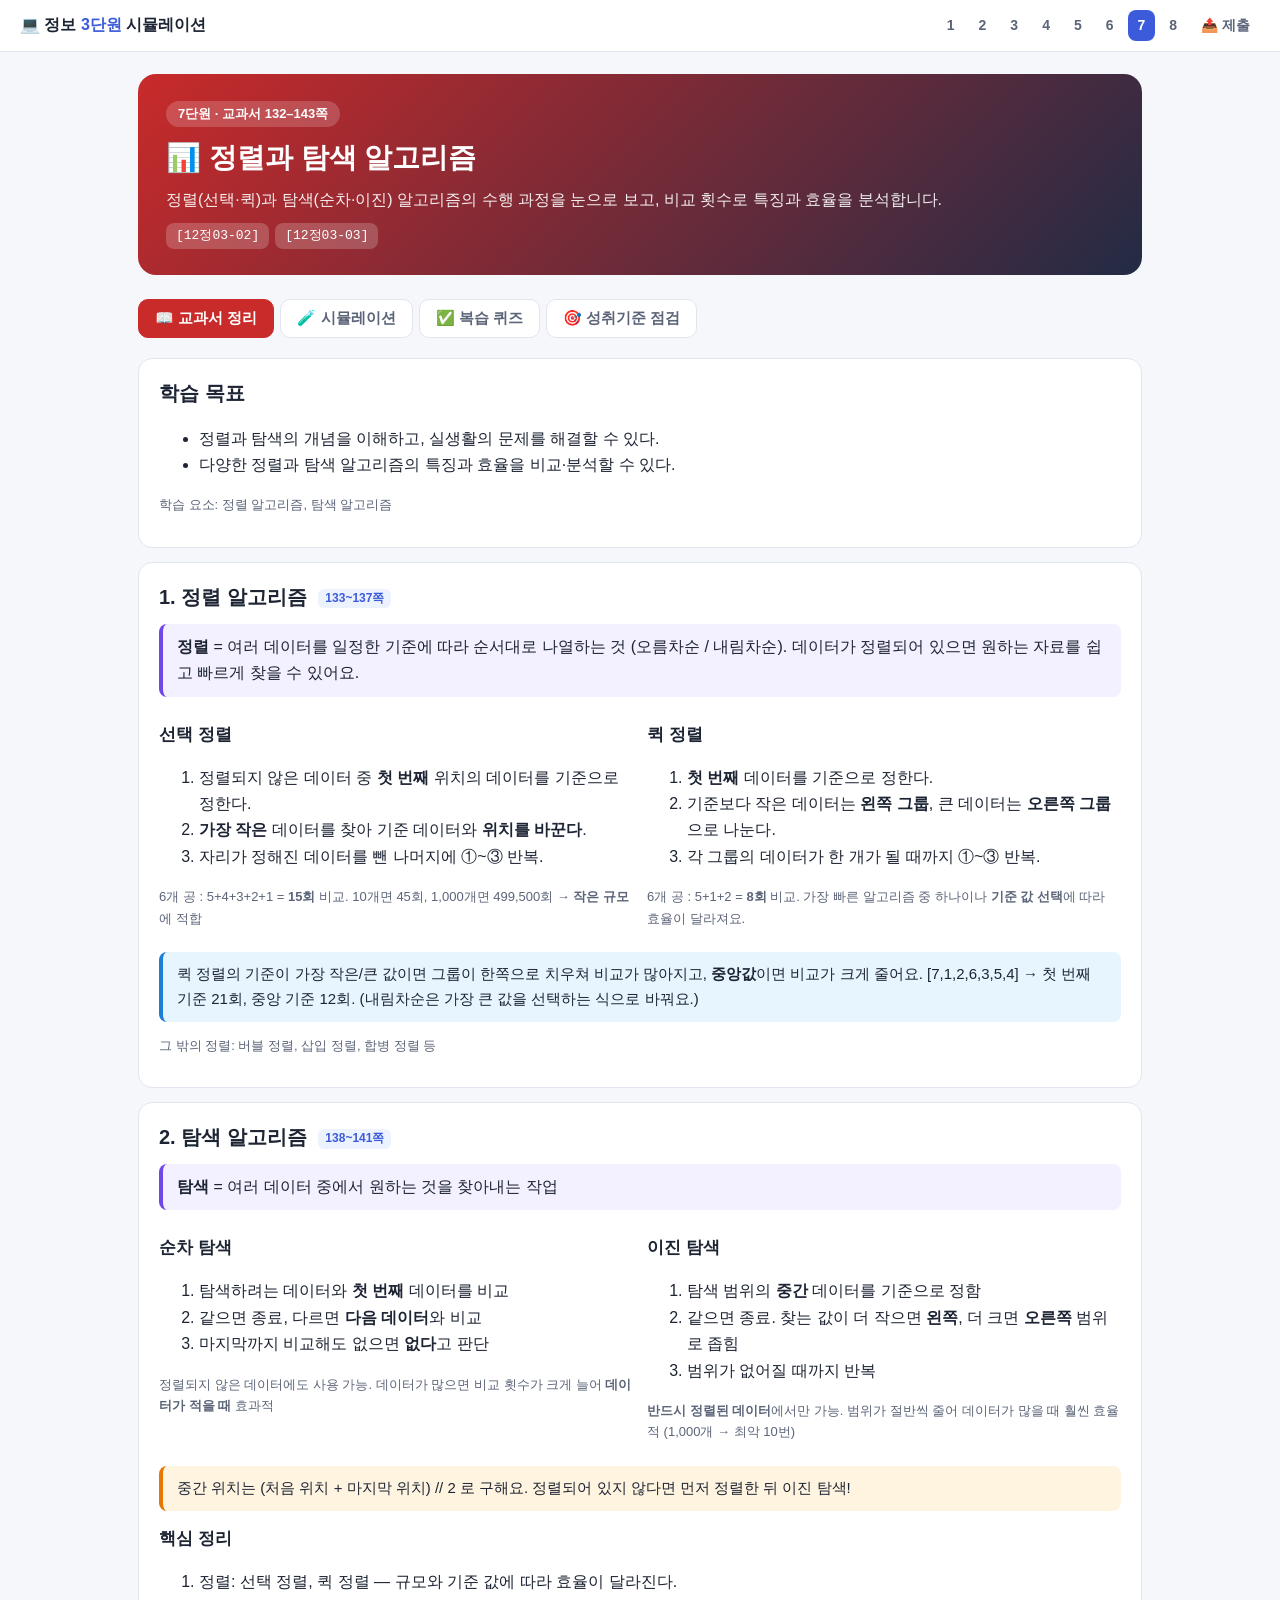
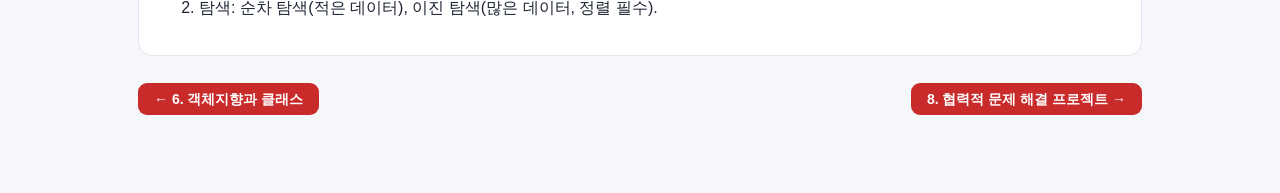
<file: units/u7.html>
<!DOCTYPE html>
<html lang="ko"><head><meta charset="utf-8"><meta name="viewport" content="width=device-width,initial-scale=1">
<title>7. 정렬과 탐색 알고리즘 – 정보 3단원</title><link rel="stylesheet" href="../css/style.css"></head>
<body data-unit="7"><div id="app">

<section id="learn" data-tab="📖 교과서 정리">
 <div class="card"><h2>학습 목표</h2>
  <ul><li>정렬과 탐색의 개념을 이해하고, 실생활의 문제를 해결할 수 있다.</li><li>다양한 정렬과 탐색 알고리즘의 특징과 효율을 비교·분석할 수 있다.</li></ul>
  <p class="small">학습 요소: 정렬 알고리즘, 탐색 알고리즘</p></div>

 <div class="card"><h2>1. 정렬 알고리즘 <span class="pg">133~137쪽</span></h2>
  <div class="def"><b>정렬</b> = 여러 데이터를 일정한 기준에 따라 순서대로 나열하는 것 (오름차순 / 내림차순). 데이터가 정렬되어 있으면 원하는 자료를 쉽고 빠르게 찾을 수 있어요.</div>
  <div class="grid2">
   <div><h3>선택 정렬</h3><ol><li>정렬되지 않은 데이터 중 <b>첫 번째</b> 위치의 데이터를 기준으로 정한다.</li><li><b>가장 작은</b> 데이터를 찾아 기준 데이터와 <b>위치를 바꾼다</b>.</li><li>자리가 정해진 데이터를 뺀 나머지에 ①~③ 반복.</li></ol>
    <p class="small">6개 공 : 5+4+3+2+1 = <b>15회</b> 비교. 10개면 45회, 1,000개면 499,500회 → <b>작은 규모</b>에 적합</p></div>
   <div><h3>퀵 정렬</h3><ol><li><b>첫 번째</b> 데이터를 기준으로 정한다.</li><li>기준보다 작은 데이터는 <b>왼쪽 그룹</b>, 큰 데이터는 <b>오른쪽 그룹</b>으로 나눈다.</li><li>각 그룹의 데이터가 한 개가 될 때까지 ①~③ 반복.</li></ol>
    <p class="small">6개 공 : 5+1+2 = <b>8회</b> 비교. 가장 빠른 알고리즘 중 하나이나 <b>기준 값 선택</b>에 따라 효율이 달라져요.</p></div></div>
  <div class="tip">퀵 정렬의 기준이 가장 작은/큰 값이면 그룹이 한쪽으로 치우쳐 비교가 많아지고, <b>중앙값</b>이면 비교가 크게 줄어요. [7,1,2,6,3,5,4] → 첫 번째 기준 21회, 중앙 기준 12회. (내림차순은 가장 큰 값을 선택하는 식으로 바꿔요.)</div>
  <p class="small">그 밖의 정렬: 버블 정렬, 삽입 정렬, 합병 정렬 등</p></div>

 <div class="card"><h2>2. 탐색 알고리즘 <span class="pg">138~141쪽</span></h2>
  <div class="def"><b>탐색</b> = 여러 데이터 중에서 원하는 것을 찾아내는 작업</div>
  <div class="grid2">
   <div><h3>순차 탐색</h3><ol><li>탐색하려는 데이터와 <b>첫 번째</b> 데이터를 비교</li><li>같으면 종료, 다르면 <b>다음 데이터</b>와 비교</li><li>마지막까지 비교해도 없으면 <b>없다</b>고 판단</li></ol>
    <p class="small">정렬되지 않은 데이터에도 사용 가능. 데이터가 많으면 비교 횟수가 크게 늘어 <b>데이터가 적을 때</b> 효과적</p></div>
   <div><h3>이진 탐색</h3><ol><li>탐색 범위의 <b>중간</b> 데이터를 기준으로 정함</li><li>같으면 종료. 찾는 값이 더 작으면 <b>왼쪽</b>, 더 크면 <b>오른쪽</b> 범위로 좁힘</li><li>범위가 없어질 때까지 반복</li></ol>
    <p class="small"><b>반드시 정렬된 데이터</b>에서만 가능. 범위가 절반씩 줄어 데이터가 많을 때 훨씬 효율적 (1,000개 → 최악 10번)</p></div></div>
  <div class="note">중간 위치는 (처음 위치 + 마지막 위치) // 2 로 구해요. 정렬되어 있지 않다면 먼저 정렬한 뒤 이진 탐색!</div>
  <h3>핵심 정리</h3><ol><li>정렬: 선택 정렬, 퀵 정렬 — 규모와 기준 값에 따라 효율이 달라진다.</li><li>탐색: 순차 탐색(적은 데이터), 이진 탐색(많은 데이터, 정렬 필수).</li></ol></div>
</section>

<section id="sim" data-tab="🧪 시뮬레이션">
 <div class="card"><div class="sim-title"><span class="n">1</span><h2 style="margin:0">정렬 알고리즘 시각화 – 비교 횟수 세기 <span class="pg">133~137쪽</span></h2></div>
  <p class="goal">🎯 양팔 저울로 공을 비교하듯, <b>비교할 때마다 카운터가 올라가요</b>. 교과서의 6개 공 예제([3,5,6,2,1,4])에서 선택 정렬 15회, 퀵 정렬 8회가 나오는지 확인해 보세요.</p>
  <div class="row"><label class="f">데이터(쉼표 구분, 최대 17개) <input type="text" id="sd" value="3,5,6,2,1,4" style="width:260px"></label>
   <button class="btn ghost sm" id="srand">🎲 무작위 8개</button><button class="btn ghost sm" id="s17">p.137 예제(17개)</button></div>
  <div class="row"><label class="f">알고리즘 <select id="sa"><option value="sel">선택 정렬</option><option value="quick">퀵 정렬</option></select></label>
   <label class="f" id="spw">퀵 정렬 기준 <select id="sp"><option value="first">첫 번째 데이터</option><option value="mid">가운데 데이터</option><option value="last">마지막 데이터</option></select></label>
   <button class="btn" id="sgo">▶ 한 단계</button><button class="btn ghost" id="sauto">⏩ 자동</button><button class="btn ghost" id="send">⏭ 끝까지</button><button class="btn ghost" id="srst">↺</button></div>
  <div class="bars" id="sbars"></div>
  <div class="legend" id="sleg"></div>
  <div class="row"><div class="var"><div class="nm">비교 횟수</div><div class="vl" id="scnt">0</div></div><div class="msg" id="smsg" style="flex:1"></div></div></div>

 <div class="card"><div class="sim-title"><span class="n">2</span><h2 style="margin:0">데이터 특징에 따른 정렬 효율 비교 <span class="pg">136~137쪽</span></h2></div>
  <p class="goal">🎯 같은 개수라도 데이터가 어떻게 놓여 있느냐에 따라 <b>퀵 정렬의 비교 횟수</b>가 달라져요. 선택 정렬은 어떨까요?</p>
  <div class="row"><label class="f">데이터 개수 <select id="en"><option>10</option><option>50</option><option>100</option><option selected>500</option><option>1000</option></select></label>
   <label class="f">데이터 특징 <select id="ek"><option value="rand">랜덤한 데이터</option><option value="few">특정한 몇 개의 값만 존재</option><option value="rev">역순으로 정렬된 데이터</option><option value="near">거의 정렬이 완료된 데이터</option><option value="sorted">이미 정렬된 데이터</option></select></label><button class="btn ghost sm" id="ere">🎲 다시 생성</button></div>
  <div id="etab"></div><div class="tip" id="enote"></div></div>

 <div class="card"><div class="sim-title"><span class="n">3</span><h2 style="margin:0">탐색 알고리즘 시각화 – 순차 탐색 vs 이진 탐색 <span class="pg">138~140쪽</span></h2></div>
  <p class="goal">🎯 교과서 공책 예제(찾는 값 2)와 마트료시카 예제(A~H에서 E)를 해 보세요. 정렬되지 않은 데이터에 이진 탐색을 하면 어떻게 될까요?</p>
  <div class="row"><label class="f">데이터 <input type="text" id="td" value="4,5,3,2,1" style="width:240px"></label><label class="f">찾을 값 <input type="text" id="tt" value="2" style="width:70px"></label>
   <button class="btn ghost sm" id="tsort">정렬하기</button><button class="btn ghost sm" id="tm1">공책 예제</button><button class="btn ghost sm" id="tm2">마트료시카 A~H</button></div>
  <div class="row"><label class="f">알고리즘 <select id="ta"><option value="seq">순차 탐색</option><option value="bin">이진 탐색</option></select></label>
   <button class="btn" id="tgo">▶ 한 단계</button><button class="btn ghost" id="tauto">⏩ 자동</button><button class="btn ghost" id="trst">↺</button></div>
  <div class="cells" id="tcells" style="margin:6px 0 24px"></div>
  <div class="row"><div class="var"><div class="nm">비교 횟수</div><div class="vl" id="tcnt">0</div></div><div class="msg" id="tmsg" style="flex:1"></div></div></div>

 <div class="card"><div class="sim-title"><span class="n">4</span><h2 style="margin:0">탐색 효율 – 최악의 경우 비교 횟수 <span class="pg">141쪽</span></h2></div>
  <p class="goal">🎯 데이터 개수 N 이 커질수록 순차 탐색과 이진 탐색의 차이가 얼마나 벌어지는지 확인해요.</p>
  <div class="row"><label class="f" style="flex:1">N = <b id="xn">1,000</b> 개 <input type="range" id="xs" min="1" max="9" value="3" style="flex:1;min-width:200px"></label></div>
  <div id="xtab"></div><div class="tip" id="xhalf"></div></div>

 <div class="card"><div class="sim-title"><span class="n">5</span><h2 style="margin:0">직접 실행해 보기 <span class="pg">137·142쪽</span></h2></div>
  <div id="py1"></div><div id="py2" style="margin-top:14px"></div></div>
</section>
</div>
<script src="../js/common.js"></script>
<script>
window.GOAL='정렬(선택·퀵)과 탐색(순차·이진) 알고리즘의 수행 과정을 눈으로 보고, 비교 횟수로 특징과 효율을 분석합니다.';
window.CHECKS=['선택 정렬과 퀵 정렬의 원리와 수행 과정을 설명할 수 있다. [지식·이해]','순차 탐색과 이진 탐색의 원리와 수행 과정을 설명할 수 있다. [지식·이해]','정렬 알고리즘의 특징(데이터 규모, 퀵 정렬 기준 값)에 따른 효율을 비교·분석할 수 있다. [과정·기능]','탐색 알고리즘의 특징(정렬 필요 여부, 데이터 양)에 따른 효율을 비교·분석할 수 있다. [과정·기능]','알고리즘 효율의 가치와 영향력을 인식하고 적극적으로 탐구하려는 태도를 가진다. [가치·태도]'];
window.LEVELS=['정렬·탐색 알고리즘의 원리와 수행 과정을 설명하고, 특징과 효율성을 정확하게 비교·분석하며 알고리즘 효율의 가치를 적극적으로 탐구한다.','원리와 수행 과정을 설명하고 특징과 효율성을 비교·분석하여 효율의 가치를 탐구하는 태도를 인식한다.','수행 과정을 설명하고 특징과 효율성을 비교·분석한다.','수행 과정을 설명하고 특징과 효율성을 부분적으로 비교·분석한다.','수행 과정을 인지하고 특징과 효율성을 부분적으로 비교·분석한다.'];
window.QUIZ=[
 {q:'여러 개의 데이터를 일정한 기준에 따라 순서대로 나열하는 것은?',c:['탐색','정렬','추상화','모델링'],a:1,e:'정렬: 기준에 따라 순서대로 나열 (작은 것부터 = 오름차순, 큰 것부터 = 내림차순).',pg:'133'},
 {q:'선택 정렬(오름차순)의 설명으로 알맞은 것은?',c:['기준 값보다 작은 것은 왼쪽, 큰 것은 오른쪽 그룹으로 나눈다','정렬되지 않은 데이터 중 가장 작은 것을 골라 알맞은 위치로 옮기는 일을 반복한다','데이터를 절반으로 나누어 가운데 값과 비교한다','처음부터 끝까지 하나씩 같은지 비교한다'],a:1,e:'①은 퀵 정렬, ③은 이진 탐색, ④는 순차 탐색 설명이에요.',pg:'133'},
 {q:'6개의 공을 선택 정렬할 때 양팔 저울(비교)을 모두 몇 번 사용할까? (숫자만)',type:'fill',a:['15'],e:'5 + 4 + 3 + 2 + 1 = 15회. n개이면 n(n−1)/2 회예요.',pg:'134'},
 {q:'10개의 데이터를 선택 정렬하려면 총 몇 번 비교해야 할까? (숫자만)',type:'fill',a:['45'],e:'9+8+…+1 = 45회 (1,000개면 499,500회).',pg:'136'},
 {q:'퀵 정렬에서 비교 횟수가 가장 적어 효율이 높아지는 기준 값은?',c:['데이터의 가장 작은 값','데이터의 가장 큰 값','데이터의 중앙값','항상 첫 번째 값'],a:2,e:'중앙값을 기준으로 하면 그룹이 균형 있게 나뉘어 비교가 크게 줄어요.',pg:'136'},
 {q:'이진 탐색을 사용하기 위한 반드시 필요한 조건은?',c:['데이터가 정렬되어 있어야 한다','데이터가 모두 숫자여야 한다','데이터 개수가 짝수여야 한다','데이터가 10개 이하여야 한다'],a:0,e:'이진 탐색은 정렬된 데이터에서만 수행할 수 있어요. 정렬되지 않았다면 먼저 정렬!',pg:'139'},
 {q:'정렬된 1,000개의 데이터를 이진 탐색할 때 최악의 경우 비교 횟수는? (숫자만)',type:'fill',a:['10'],e:'1000 → 500 → 250 → 125 → … 범위가 절반씩 줄어 최악에도 10번이에요. (순차 탐색은 최대 1,000번)',pg:'141'},
 {q:'정렬되지 않은 데이터에서 원하는 값을 찾을 때 그대로 사용할 수 있는 탐색 방법은?',c:['순차 탐색','이진 탐색','둘 다 불가능','이진 탐색만 가능'],a:0,e:'순차 탐색은 정렬 여부와 상관없이 쓸 수 있고, 데이터가 적을 때 효과적이에요.',pg:'141'},
 {q:'[7, 1, 2, 6, 3, 5, 4] 를 퀵 정렬할 때 비교 횟수를 비교한 것으로 옳은 것은?',c:['첫 번째 기준 12회, 가운데 기준 21회','첫 번째 기준 21회, 가운데 기준 12회','둘 다 21회','둘 다 12회'],a:1,e:'첫 번째 기준 6+5+4+3+2+1 = 21회, 중앙 기준 6+4+1+1 = 12회. 기준 값에 따라 효율이 달라져요.',pg:'136'}
];

/* ================= 1. 정렬 시각화 ================= */
(function(){
 let F=[],k=0,timer=null;
 function parseData(){
  const v=$('#sd').value.split(',').map(s=>s.trim()).filter(Boolean).map(Number);
  if(v.some(isNaN)||v.length<2)return null;return v.slice(0,17);
 }
 function buildSel(a){
  const n=a.length,done=new Set();let cnt=0;
  const fr=(arr,cls,msg)=>F.push({arr:arr.slice(),cls,cnt,msg});
  const base=(role)=>{const c=Array(n).fill('');done.forEach(i=>c[i]='done');return c};
  fr(a,base(),`정렬 전 데이터 ${a.join(', ')}`);
  for(let i=0;i<n-1;i++){
    let m=i;let c=base();c[i]='pivot';fr(a,c,`${i+1}번째 회전: 정렬 안 된 데이터의 첫 번째(${a[i]})를 기준으로 정해요.`);
    for(let j=i+1;j<n;j++){cnt++;c=base();c[i]='pivot';c[m]='min';c[j]='cmp';fr(a,c,`비교 ${cnt}번: ${a[j]} 와 현재 가장 작은 값 ${a[m]} 비교 → ${a[j]<a[m]?a[j]+'이(가) 더 작아요. 최솟값 갱신!':a[m]+'이(가) 계속 가장 작아요.'}`);if(a[j]<a[m])m=j}
    const x=a[i],y=a[m];[a[i],a[m]]=[a[m],a[i]];done.add(i);c=base();fr(a,c,i===m?`가장 작은 값 ${y}은(는) 이미 제자리예요.`:`기준 ${x} 와 가장 작은 값 ${y} 의 위치를 교환했어요. (${y} 자리 확정)`);
  }
  done.add(n-1);fr(a,base(),`✅ 정렬 완료! 총 비교 횟수 ${cnt}회  (n(n−1)/2 = ${n*(n-1)/2})`);
 }
 function buildQuick(a,mode){
  const n=a.length,done=new Set();let cnt=0;const arr=a.slice();
  const fr=(cls,msg)=>F.push({arr:arr.slice(),cls,cnt,msg});
  const base=(lo,hi)=>{const c=Array(n).fill('dim');for(let i=lo;i<=hi;i++)c[i]='range';done.forEach(i=>c[i]='done');return c};
  fr(Array(n).fill('range'),`정렬 전 데이터 ${a.join(', ')}`);
  function qs(lo,hi){
    if(lo>hi)return;if(lo===hi){done.add(lo);return}
    const len=hi-lo+1,pi=mode==='first'?lo:mode==='last'?hi:lo+Math.floor(len/2);
    const p=arr[pi];let c=base(lo,hi);c[pi]='pivot';fr(c,`범위 [${arr.slice(lo,hi+1).join(', ')}] 에서 기준 ${p} 선택 (${mode==='first'?'첫 번째':mode==='last'?'마지막':'가운데'} 데이터)`);
    const L=[],R=[];
    for(let i=lo;i<=hi;i++){if(i===pi)continue;cnt++;const x=arr[i];c=base(lo,hi);c[pi]='pivot';c[i]='cmp';(x<p?L:R).push(x);fr(c,`비교 ${cnt}번: ${x} 와 기준 ${p} → ${x<p?'기준보다 가벼워요 → 왼쪽 그룹':'기준보다 무거워요 → 오른쪽 그룹'}`)}
    for(let i=0;i<L.length;i++)arr[lo+i]=L[i];arr[lo+L.length]=p;for(let i=0;i<R.length;i++)arr[lo+L.length+1+i]=R[i];
    done.add(lo+L.length);c=base(lo,hi);fr(c,`기준 ${p} 의 자리가 확정됐어요. 왼쪽 그룹 [${L.join(', ')||'없음'}] / 오른쪽 그룹 [${R.join(', ')||'없음'}]`);
    qs(lo,lo+L.length-1);qs(lo+L.length+1,hi);
  }
  qs(0,n-1);const c=Array(n).fill('done');fr(c,`✅ 정렬 완료! 총 비교 횟수 ${cnt}회`);
 }
 function build(){
  stop();const a=parseData();
  if(!a){F=[];$('#sbars').innerHTML='';$('#smsg').className='msg bad';$('#smsg').textContent='쉼표로 구분한 숫자를 2개 이상 입력하세요.';return}
  F=[];$('#spw').style.display=$('#sa').value==='quick'?'':'none';
  if($('#sa').value==='sel')buildSel(a);else buildQuick(a,$('#sp').value);
  k=0;draw();
 }
 function draw(){
  const f=F[k],mx=Math.max(...f.arr,1);
  $('#sbars').innerHTML=f.arr.map((v,i)=>`<div class="bar ${f.cls[i]||''}" style="height:${Math.max(14,100*v/mx)}%">${v}</div>`).join('');
  const sel=$('#sa').value==='sel';
  $('#sleg').innerHTML=sel?'<span><i style="background:#e8590c"></i>기준</span><span><i style="background:#d6336c"></i>현재 최솟값</span><span><i style="background:#f59f00"></i>비교 중</span><span><i style="background:#2f9e44"></i>정렬 완료</span>':'<span><i style="background:#e8590c"></i>기준(피벗)</span><span><i style="background:#f59f00"></i>비교 중</span><span><i style="background:#4c6ef5"></i>현재 그룹</span><span><i style="background:#dee2e6"></i>다른 그룹</span><span><i style="background:#2f9e44"></i>자리 확정</span>';
  $('#scnt').textContent=f.cnt;$('#smsg').className='msg';$('#smsg').textContent=f.msg;
  $('#sgo').disabled=k>=F.length-1;
 }
 function stop(){if(timer){clearInterval(timer);timer=null;$('#sauto').textContent='⏩ 자동'}}
 $('#sgo').onclick=()=>{if(k<F.length-1){k++;draw()}};
 $('#sauto').onclick=()=>{if(!F.length)return;if(timer){stop();return}if(k>=F.length-1){k=0;draw()}$('#sauto').textContent='⏸ 멈춤';timer=setInterval(()=>{if(k<F.length-1){k++;draw()}else stop()},450)};
 $('#send').onclick=()=>{if(!F.length)return;stop();k=F.length-1;draw()};
 $('#srst').onclick=()=>{stop();k=0;if(F.length)draw()};
 $('#srand').onclick=()=>{const a=[];while(a.length<8){const v=1+Math.floor(Math.random()*20);if(!a.includes(v))a.push(v)}$('#sd').value=a.join(',');build()};
 $('#s17').onclick=()=>{$('#sd').value='7,1,10,9,5,6,15,90,95,62,47,32,58,49,11,70,19';$('#sa').value='sel';build()};
 ['sd','sa','sp'].forEach(i=>$('#'+i).onchange=build);build();
})();

/* ================= 2. 효율 비교 ================= */
(function(){
 function quickCount(a,mode){
  let cnt=0;const st=[a];
  while(st.length){const s=st.pop();if(s.length<2)continue;
   const pi=mode==='first'?0:mode==='last'?s.length-1:Math.floor(s.length/2),p=s[pi];cnt+=s.length-1;
   const L=[],R=[];for(let i=0;i<s.length;i++){if(i===pi)continue;(s[i]<p?L:R).push(s[i])}st.push(L,R)}
  return cnt;
 }
 let cache=null;
 function gen(n,kind){
  const a=[];
  if(kind==='rand'){for(let i=1;i<=n;i++)a.push(i);for(let i=n-1;i>0;i--){const j=Math.floor(Math.random()*(i+1));[a[i],a[j]]=[a[j],a[i]]}}
  else if(kind==='few'){for(let i=0;i<n;i++)a.push(1+Math.floor(Math.random()*3))}
  else if(kind==='rev'){for(let i=n;i>=1;i--)a.push(i)}
  else if(kind==='sorted'){for(let i=1;i<=n;i++)a.push(i)}
  else{for(let i=1;i<=n;i++)a.push(i);for(let t=0;t<Math.max(1,Math.floor(n/50));t++){const i=Math.floor(Math.random()*(n-1));[a[i],a[i+1]]=[a[i+1],a[i]]}}
  return a;
 }
 function draw(regen){
  const n=+$('#en').value,kind=$('#ek').value;
  if(regen||!cache||cache.n!==n||cache.kind!==kind)cache={n,kind,a:gen(n,kind)};
  const a=cache.a;
  const rows=[['선택 정렬',n*(n-1)/2],['퀵 정렬 (첫 번째 기준)',quickCount(a,'first')],['퀵 정렬 (가운데 기준)',quickCount(a,'mid')],['퀵 정렬 (마지막 기준)',quickCount(a,'last')]];
  const mx=Math.max(...rows.map(r=>r[1]));
  $('#etab').innerHTML='<table><tr><th style="width:190px">알고리즘</th><th>비교 횟수</th><th class="l">그래프</th></tr>'+rows.map((r,i)=>`<tr><td>${r[0]}</td><td><b>${r[1].toLocaleString()}</b></td><td class="l"><div style="background:${i?'#4c6ef5':'#c92a2a'};height:16px;border-radius:4px;width:${Math.max(1,100*r[1]/mx)}%"></div></td></tr>`).join('')+'</table>';
  const q=rows.slice(1);const best=q.reduce((x,y)=>y[1]<x[1]?y:x);
  $('#enote').innerHTML=`💡 선택 정렬은 데이터가 어떻게 섞여 있든 항상 n(n−1)/2 = <b>${rows[0][1].toLocaleString()}</b>회. 퀵 정렬은 이 데이터에서 <b>${best[0]}</b>이(가) 가장 적어요. ${(kind==='rev'||kind==='sorted'||kind==='few')?'정렬된/역순/값이 몇 개뿐인 데이터에서 첫·마지막 기준은 그룹이 한쪽으로 치우쳐 비교가 크게 늘어요.':'랜덤 데이터에서는 어느 기준이든 선택 정렬보다 훨씬 적어요.'} (교과서 137쪽의 “시간 측정” 대신 비교 횟수로 비교했어요.)`;
 }
 ['en','ek'].forEach(i=>$('#'+i).onchange=()=>draw());$('#ere').onclick=()=>draw(true);draw(true);
})();

/* ================= 3. 탐색 시각화 ================= */
(function(){
 let data=[],F=[],k=0,timer=null;
 const num=a=>a.every(x=>x!==''&&!isNaN(+x));
 const cmp=(a,b,isnum)=>isnum?(+a)-(+b):(a<b?-1:a>b?1:0);
 function parse(){return $('#td').value.split(',').map(s=>s.trim()).filter(Boolean).slice(0,16)}
 function build(){
  stop();data=parse();const t=$('#tt').value.trim(),isn=num(data)&&!isNaN(+t)&&t!=='';F=[];
  if(data.length<1||t===''){$('#tcells').innerHTML='';$('#tmsg').textContent='데이터와 찾을 값을 입력하세요.';return}
  const algo=$('#ta').value;let cnt=0;
  const cells=(o)=>data.map((v,i)=>({v,c:o[i]||''}));
  F.push({cells:cells({}),cnt:0,msg:`'${t}' 을(를) ${algo==='seq'?'순차':'이진'} 탐색합니다.${algo==='bin'?(isSortedArr(data,isn)?' (정렬된 데이터 ✔)':' ⚠ 이 데이터는 정렬되어 있지 않아요! 정렬하기 버튼으로 정렬해 보세요.'):''}`,mid:-1});
  if(algo==='seq'){
   let found=-1;
   for(let i=0;i<data.length;i++){cnt++;const hit=data[i]===t||(isn&&+data[i]===+t);const o={};for(let j=0;j<i;j++)o[j]='dim';o[i]=hit?'found':'cur';
    F.push({cells:cells(o),cnt,msg:`${cnt}번째 비교: ${i+1}번째 데이터 ${data[i]} 와(과) ${t} 비교 → ${hit?'같아요! 탐색 종료':'달라요. 다음 데이터로'}`,mid:i});if(hit){found=i;break}}
   F.push({cells:cells(found>=0?{[found]:'found'}:Object.fromEntries(data.map((_,i)=>[i,'dim']))),cnt,msg:found>=0?`✅ ${found+1}번째 위치에서 찾았어요. 비교 ${cnt}회`:`❌ 마지막까지 비교해도 없어요. 비교 ${cnt}회 → 데이터에 없다고 판단`,mid:found});
  }else{
   let s=0,e=data.length-1,found=-1;
   while(s<=e){const m=Math.floor((s+e)/2);cnt++;const o={};data.forEach((_,i)=>{if(i<s||i>e)o[i]='dim'});o[m]='mid';
    const d=cmp(data[m],t,isn);const hit=d===0;
    F.push({cells:cells(o),cnt,msg:`${cnt}번째 비교: 탐색 범위 ${s+1}~${e+1}번째, 가운데(${m+1}번째) 값 ${data[m]} 와(과) ${t} 비교 → ${hit?'같아요! 탐색 종료':d>0?t+'이(가) 더 작으니 왼쪽 범위로':t+'이(가) 더 크니 오른쪽 범위로'}`,mid:m});
    if(hit){found=m;break}if(d>0)e=m-1;else s=m+1}
   const sorted=isSortedArr(data,isn);
   F.push({cells:cells(found>=0?{[found]:'found'}:Object.fromEntries(data.map((_,i)=>[i,'dim']))),cnt,msg:found>=0?`✅ ${found+1}번째 위치에서 찾았어요. 비교 ${cnt}회`:`❌ 더 이상 좁힐 범위가 없어요. 비교 ${cnt}회 → 없다고 판단${sorted?'':' (⚠ 정렬되지 않은 데이터라 실제로는 있는데도 못 찾았을 수 있어요!)'}`,mid:found});
  }
  k=0;draw();
 }
 function isSortedArr(a,isn){for(let i=1;i<a.length;i++)if(cmp(a[i-1],a[i],isn)>0)return false;return true}
 function draw(){
  const f=F[k];
  $('#tcells').innerHTML=f.cells.map((c,i)=>`<div class="cell ${c.c}">${esc(c.v)}<small>${i+1}번</small></div>`).join('');
  $('#tcnt').textContent=f.cnt;$('#tmsg').className='msg'+(f.msg.startsWith('✅')?' ok':f.msg.startsWith('❌')?' bad':'');$('#tmsg').textContent=f.msg;
  $('#tgo').disabled=k>=F.length-1;
 }
 function stop(){if(timer){clearInterval(timer);timer=null;$('#tauto').textContent='⏩ 자동'}}
 $('#tgo').onclick=()=>{if(k<F.length-1){k++;draw()}};
 $('#tauto').onclick=()=>{if(!F.length)return;if(timer){stop();return}if(k>=F.length-1){k=0;draw()}$('#tauto').textContent='⏸ 멈춤';timer=setInterval(()=>{if(k<F.length-1){k++;draw()}else stop()},650)};
 $('#trst').onclick=()=>{stop();k=0;if(F.length)draw()};
 $('#tsort').onclick=()=>{const a=parse(),t=$('#tt').value.trim();const isn=num(a);a.sort((x,y)=>cmp(x,y,isn));$('#td').value=a.join(',');build()};
 $('#tm1').onclick=()=>{$('#td').value='4,5,3,2,1';$('#tt').value='2';build()};
 $('#tm2').onclick=()=>{$('#td').value='D,B,H,A,G,C,F,E';$('#tt').value='E';build();$('#tmsg').textContent+='  (섞인 상태입니다 — “정렬하기”를 누른 뒤 순차/이진 탐색을 비교해 보세요. 교과서 답: 순차 5회, 이진 3회)'};
 ['td','tt','ta'].forEach(i=>$('#'+i).onchange=build);build();
})();

/* ================= 4. 탐색 효율 ================= */
(function(){
 const NS=[10,100,1000,10000,100000,1000000,10000000,100000000,1000000000];
 function draw(){
  const N=NS[+$('#xs').value-1];$('#xn').textContent=N.toLocaleString();
  let bin=0,t=N;while(t>0){t=Math.floor(t/2);bin++}
  const rows=[['순차 탐색 (최악)',N,'#c92a2a'],['이진 탐색 (최악)',bin,'#2f9e44']];
  $('#xtab').innerHTML='<table><tr><th style="width:170px">알고리즘</th><th>최대 비교 횟수</th><th class="l">그래프(로그 눈금이 아님)</th></tr>'+rows.map(r=>`<tr><td>${r[0]}</td><td><b>${r[1].toLocaleString()}</b></td><td class="l"><div style="background:${r[2]};height:16px;border-radius:4px;min-width:3px;width:${Math.max(0.3,100*r[1]/N)}%"></div></td></tr>`).join('')+'</table>';
  const h=[];let r=N;while(r>=1){h.push(r);r=Math.ceil(r/2);if(r===1){h.push(1);break}}
  $('#xhalf').innerHTML=`💡 이진 탐색은 범위를 절반씩 줄여요: <span class="mono">${h.join(' → ')}</span><br>순차 탐색은 ${N.toLocaleString()}번이지만 이진 탐색은 <b>${bin}번</b>이면 충분해요. 단, 이진 탐색을 하려면 데이터가 <b>정렬</b>되어 있어야 해요.`;
 }
 $('#xs').oninput=draw;draw();
})();

/* ================= 5. 파이썬 ================= */
PyRunner.mount($('#py1'),{title:'선택 정렬 구현과 비교 횟수 (실습)',page:'137',code:`data = [3, 5, 6, 2, 1, 4]

def selection_sort(data):
  print('정렬 전 데이터', data)
  count = 0
  for i in range(len(data) - 1):
    min_idx = i
    for j in range(i + 1, len(data)):
      count = count + 1
      if data[j] < data[min_idx]:
        min_idx = j
    data[i], data[min_idx] = data[min_idx], data[i]
  print('정렬 후 데이터', data)
  print('전체 비교 횟수:', count)

selection_sort(data)
# data 를 아래 값으로 바꿔 실행해 보세요 (비교 횟수는 몇 번일까요?)
# data = [7, 1, 10, 9, 5, 6, 15, 90, 95, 62, 47, 32, 58, 49, 11, 70, 19]`});
PyRunner.mount($('#py2'),{title:'순차 탐색과 이진 탐색 프로그램 (탐색 프로그램 작성하기) — 실행하면 입력창이 떠요',page:'142',code:`import random
data = []
for i in range(1000):
  num = random.randint(1, 1000)
  data.append(num)
count1, count2 = 0, 0
search = int(input('검색할 데이터를 입력하세요: '))

def search1(a, x):
  global count1
  n = len(a)
  for i in range(0, n):
    count1 = count1 + 1
    if x == a[i]:
      return '순차 탐색할 경우 비교 횟수는 ' + str(count1) + '회입니다.'
  return '존재하지 않습니다.'

def search2(a, x):
  a = sorted(a)           # 이 줄을 지우면 어떻게 될까요?
  global count2
  start = 0
  end = len(a) - 1
  while start <= end:
    mid = (start + end) // 2
    count2 = count2 + 1
    if x == a[mid]:
      return '이진 탐색할 경우 비교 횟수는 ' + str(count2) + '회입니다.'
    elif x > a[mid]:
      start = mid + 1
    else:
      end = mid - 1
  return '존재하지 않습니다.'

print(search1(data, search))
print(search2(data, search))`});
</script></body></html>
</file>
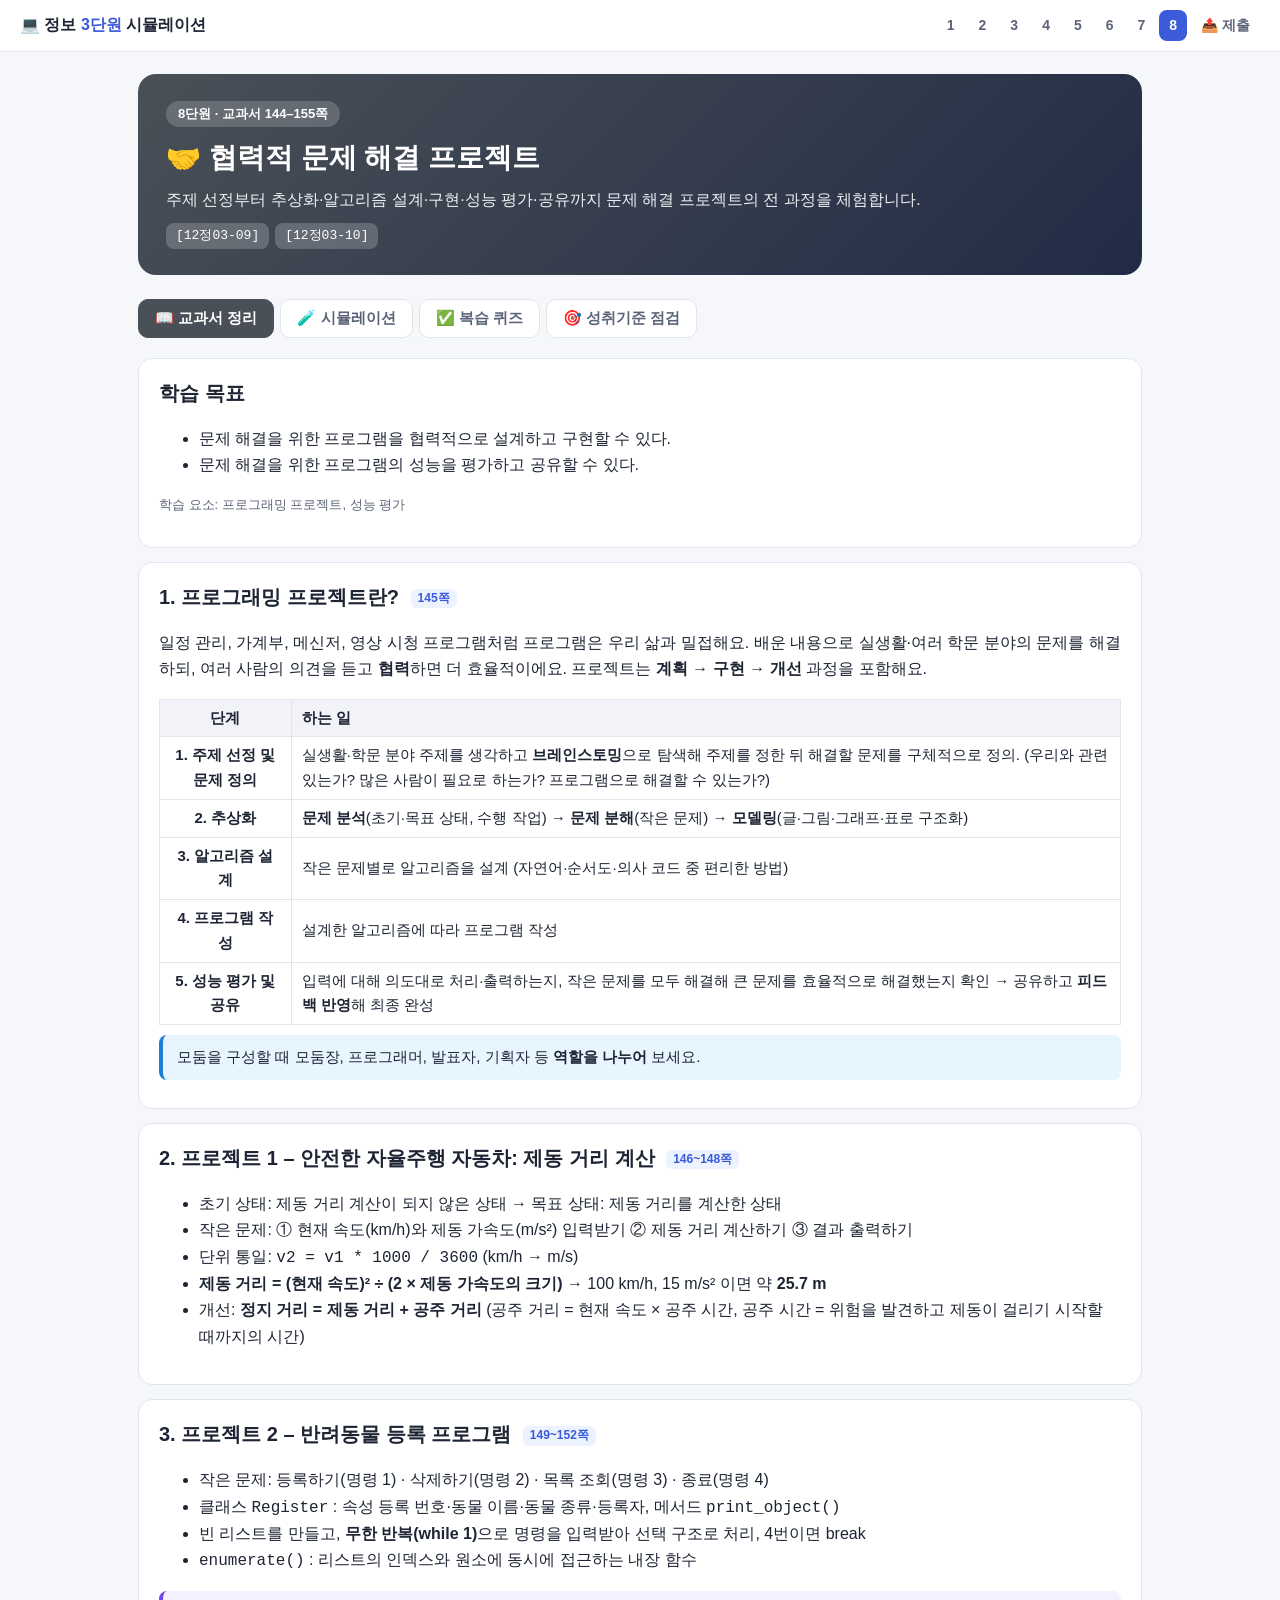
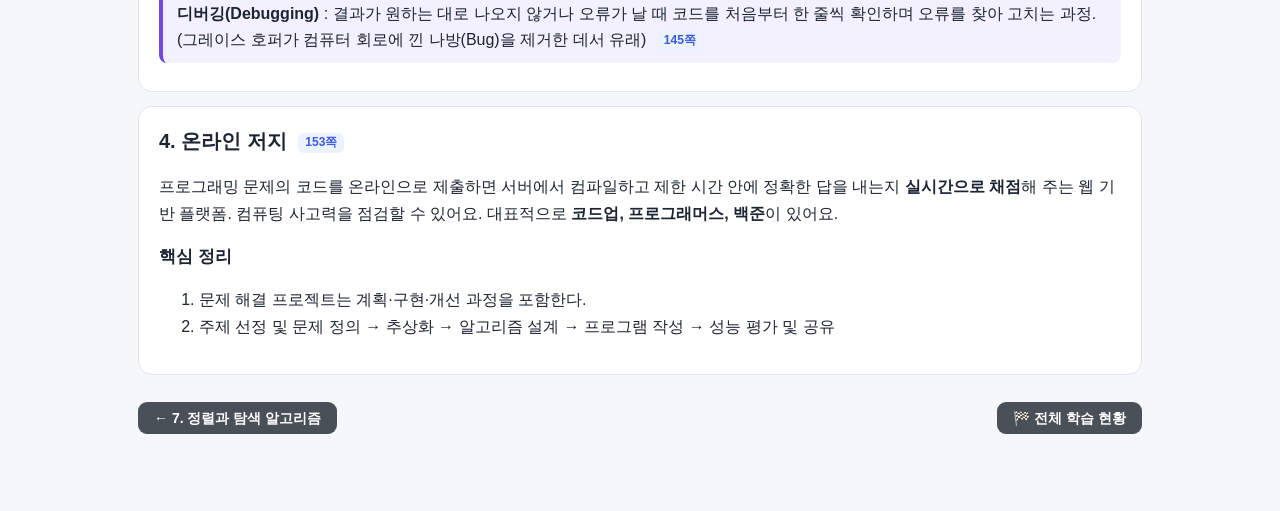
<file: units/u8.html>
<!DOCTYPE html>
<html lang="ko"><head><meta charset="utf-8"><meta name="viewport" content="width=device-width,initial-scale=1">
<title>8. 협력적 문제 해결 프로젝트 – 정보 3단원</title><link rel="stylesheet" href="../css/style.css"></head>
<body data-unit="8"><div id="app">

<section id="learn" data-tab="📖 교과서 정리">
 <div class="card"><h2>학습 목표</h2>
  <ul><li>문제 해결을 위한 프로그램을 협력적으로 설계하고 구현할 수 있다.</li><li>문제 해결을 위한 프로그램의 성능을 평가하고 공유할 수 있다.</li></ul>
  <p class="small">학습 요소: 프로그래밍 프로젝트, 성능 평가</p></div>

 <div class="card"><h2>1. 프로그래밍 프로젝트란? <span class="pg">145쪽</span></h2>
  <p>일정 관리, 가계부, 메신저, 영상 시청 프로그램처럼 프로그램은 우리 삶과 밀접해요. 배운 내용으로 실생활·여러 학문 분야의 문제를 해결하되, 여러 사람의 의견을 듣고 <b>협력</b>하면 더 효율적이에요. 프로젝트는 <b>계획 → 구현 → 개선</b> 과정을 포함해요.</p>
  <table><tr><th>단계</th><th class="l">하는 일</th></tr>
   <tr><td><b>1. 주제 선정 및 문제 정의</b></td><td class="l">실생활·학문 분야 주제를 생각하고 <b>브레인스토밍</b>으로 탐색해 주제를 정한 뒤 해결할 문제를 구체적으로 정의. (우리와 관련 있는가? 많은 사람이 필요로 하는가? 프로그램으로 해결할 수 있는가?)</td></tr>
   <tr><td><b>2. 추상화</b></td><td class="l"><b>문제 분석</b>(초기·목표 상태, 수행 작업) → <b>문제 분해</b>(작은 문제) → <b>모델링</b>(글·그림·그래프·표로 구조화)</td></tr>
   <tr><td><b>3. 알고리즘 설계</b></td><td class="l">작은 문제별로 알고리즘을 설계 (자연어·순서도·의사 코드 중 편리한 방법)</td></tr>
   <tr><td><b>4. 프로그램 작성</b></td><td class="l">설계한 알고리즘에 따라 프로그램 작성</td></tr>
   <tr><td><b>5. 성능 평가 및 공유</b></td><td class="l">입력에 대해 의도대로 처리·출력하는지, 작은 문제를 모두 해결해 큰 문제를 효율적으로 해결했는지 확인 → 공유하고 <b>피드백 반영</b>해 최종 완성</td></tr></table>
  <div class="tip">모둠을 구성할 때 모둠장, 프로그래머, 발표자, 기획자 등 <b>역할을 나누어</b> 보세요.</div></div>

 <div class="card"><h2>2. 프로젝트 1 – 안전한 자율주행 자동차: 제동 거리 계산 <span class="pg">146~148쪽</span></h2>
  <ul><li>초기 상태: 제동 거리 계산이 되지 않은 상태 → 목표 상태: 제동 거리를 계산한 상태</li>
  <li>작은 문제: ① 현재 속도(km/h)와 제동 가속도(m/s²) 입력받기 ② 제동 거리 계산하기 ③ 결과 출력하기</li>
  <li>단위 통일: <code>v2 = v1 * 1000 / 3600</code> (km/h → m/s)</li>
  <li><b>제동 거리 = (현재 속도)² ÷ (2 × 제동 가속도의 크기)</b> → 100 km/h, 15 m/s² 이면 약 <b>25.7 m</b></li>
  <li>개선: <b>정지 거리 = 제동 거리 + 공주 거리</b> (공주 거리 = 현재 속도 × 공주 시간, 공주 시간 = 위험을 발견하고 제동이 걸리기 시작할 때까지의 시간)</li></ul></div>

 <div class="card"><h2>3. 프로젝트 2 – 반려동물 등록 프로그램 <span class="pg">149~152쪽</span></h2>
  <ul><li>작은 문제: 등록하기(명령 1) · 삭제하기(명령 2) · 목록 조회(명령 3) · 종료(명령 4)</li>
  <li>클래스 <code>Register</code> : 속성 등록 번호·동물 이름·동물 종류·등록자, 메서드 <code>print_object()</code></li>
  <li>빈 리스트를 만들고, <b>무한 반복(while 1)</b>으로 명령을 입력받아 선택 구조로 처리, 4번이면 break</li>
  <li><code>enumerate()</code> : 리스트의 인덱스와 원소에 동시에 접근하는 내장 함수</li></ul>
  <div class="def"><b>디버깅(Debugging)</b> : 결과가 원하는 대로 나오지 않거나 오류가 날 때 코드를 처음부터 한 줄씩 확인하며 오류를 찾아 고치는 과정. (그레이스 호퍼가 컴퓨터 회로에 낀 나방(Bug)을 제거한 데서 유래) <span class="pg">145쪽</span></div></div>

 <div class="card"><h2>4. 온라인 저지 <span class="pg">153쪽</span></h2>
  <p>프로그래밍 문제의 코드를 온라인으로 제출하면 서버에서 컴파일하고 제한 시간 안에 정확한 답을 내는지 <b>실시간으로 채점</b>해 주는 웹 기반 플랫폼. 컴퓨팅 사고력을 점검할 수 있어요. 대표적으로 <b>코드업, 프로그래머스, 백준</b>이 있어요.</p>
  <h3>핵심 정리</h3><ol><li>문제 해결 프로젝트는 계획·구현·개선 과정을 포함한다.</li><li>주제 선정 및 문제 정의 → 추상화 → 알고리즘 설계 → 프로그램 작성 → 성능 평가 및 공유</li></ol></div>
</section>

<section id="sim" data-tab="🧪 시뮬레이션">
 <div class="card"><div class="sim-title"><span class="n">1</span><h2 style="margin:0">프로젝트 5단계 따라가기 – 제동 거리 계산 프로그램 <span class="pg">145~148쪽</span></h2></div>
  <p class="goal">🎯 단계 버튼을 눌러 교과서 프로젝트 1의 흐름을 따라가요. 각 단계의 결과가 다음 단계의 재료가 돼요.</p>
  <div class="row" id="pst"></div><div id="pbody" class="card" style="background:#fafbff;margin-top:6px"></div></div>

 <div class="card"><div class="sim-title"><span class="n">2</span><h2 style="margin:0">제동 거리 · 정지 거리 계산기 <span class="pg">147~148쪽</span></h2></div>
  <p class="goal">🎯 속도, 제동 가속도, 공주 시간을 바꾸면 자동차가 멈추기까지 필요한 거리가 어떻게 달라지는지 확인해요. 앞에 있는 장애물과 충돌할까요?</p>
  <div class="grid2"><div>
   <label class="f">현재 속도 v1 <b id="bv1">100</b> km/h <input type="range" id="v1" min="10" max="200" value="100" style="flex:1"></label>
   <label class="f">제동 가속도 a <b id="ba">15</b> m/s² <input type="range" id="a" min="1" max="15" step="0.5" value="15" style="flex:1"></label>
   <label class="f">공주 시간 <b id="bt">1.0</b> 초 <input type="range" id="t" min="0" max="3" step="0.1" value="1" style="flex:1"></label>
   <label class="f">장애물 거리 <b id="bd">70</b> m <input type="range" id="d" min="5" max="200" value="70" style="flex:1"></label></div>
  <div><div id="bcode"></div></div></div>
  <svg id="bsvg" viewBox="0 0 900 120" style="width:100%;background:#fafbff;border:1px solid var(--line);border-radius:10px;margin-top:8px"></svg>
  <div class="legend"><span><i style="background:#f59f00"></i>공주 거리</span><span><i style="background:#e03131"></i>제동 거리</span><span>🚧 장애물</span></div>
  <div class="msg" id="bmsg"></div></div>

 <div class="card"><div class="sim-title"><span class="n">3</span><h2 style="margin:0">성능 평가 – 테스트 케이스로 프로그램 점검하기 <span class="pg">148·152쪽</span></h2></div>
  <p class="goal">🎯 프로그램이 올바른지 <b>여러 입력</b>으로 확인해요. 예상 결과와 프로그램 결과가 같은지 비교하고, 오류가 나는 경우는 어떻게 개선할지 생각해 보세요.</p>
  <table><tr><th>속도(km/h)</th><th>제동 가속도(m/s²)</th><th>예상 제동 거리(m)<br><span class="small">(손 계산, 소수 둘째 자리)</span></th><th>프로그램 결과</th><th>판정</th></tr><tbody id="ptc"></tbody></table>
  <div class="row"><button class="btn ghost sm" id="padd">+ 테스트 추가</button></div>
  <div class="tip" id="pnote"></div>
  <h3>성능 평가 항목 체크 <span class="pg">148쪽</span></h3>
  <div id="pchk"></div></div>

 <div class="card"><div class="sim-title"><span class="n">4</span><h2 style="margin:0">반려동물 등록 프로그램 실행하기 <span class="pg">149~152쪽</span></h2></div>
  <p class="goal">🎯 명령 1~4를 눌러 보며 클래스·리스트·반복·선택 구조가 함께 동작하는 모습을 확인하고, <b>프로그램 개선점</b>을 찾아보세요. (교과서 152쪽 성능 평가: 3마리 이상 등록 → 조회 → 첫 번째 삭제 → 조회 → 종료)</p>
  <div class="grid2"><div>
   <div class="row" id="pmenu"></div>
   <div id="pform" class="row" style="min-height:44px"></div>
   <div class="out" id="pcon" style="min-height:150px;max-height:260px;overflow:auto"></div></div>
  <div><div class="small">register_list (Register 클래스의 인스턴스 목록)</div><div id="plist"></div></div></div></div>

 <div class="card"><div class="sim-title"><span class="n">5</span><h2 style="margin:0">프로젝트 보고서 작성하기 <span class="pg">154~155쪽</span></h2></div>
  <p class="goal">🎯 우리 모둠의 프로젝트를 교과서 보고서 양식에 맞춰 정리해요. 내용은 이 브라우저에 자동 저장되고, 텍스트 파일로 내려받거나 인쇄할 수 있어요.</p>
  <div id="rep"></div>
  <div class="row"><button class="btn" id="rdl">⬇ 텍스트(.txt)로 저장</button><button class="btn ghost" id="rpr">🖨 인쇄</button><button class="btn ghost" id="rcl">🗑 모두 지우기</button><span class="small" id="rst"></span></div></div>

 <div class="card"><div class="sim-title"><span class="n">6</span><h2 style="margin:0">직접 실행해 보기 <span class="pg">147·150~151쪽</span></h2></div>
  <div id="py1"></div><div id="py2" style="margin-top:14px"></div></div>
</section>
</div>
<script src="../js/common.js"></script>
<script>
window.GOAL='주제 선정부터 추상화·알고리즘 설계·구현·성능 평가·공유까지 문제 해결 프로젝트의 전 과정을 체험합니다.';
window.CHECKS=['문제 해결 프로젝트의 5단계를 순서대로 설명할 수 있다.','실생활·학문 분야의 문제를 추상화(분석·분해·모델링)하고 알고리즘을 설계할 수 있다. [과정·기능]','설계한 알고리즘을 프로그램으로 구현할 수 있다. [과정·기능]','성능 평가 항목을 만들어 프로그램을 점검하고 개선점을 찾을 수 있다.','프로그램을 공유하고 피드백을 반영하며 협력적으로 문제를 해결하려는 자세를 가진다. [가치·태도]'];
window.LEVELS=['효율적인 알고리즘을 협력적으로 설계하고 오류 없이 구현하여 프로그램의 성능을 평가·공유하며 협력적 문제 해결력의 중요성을 내면화한다.','알고리즘을 협력적으로 설계하고 오류 없이 구현·평가·공유하며 그 중요성을 인식한다.','알고리즘을 협력적으로 설계하고 프로그램을 구현하여 성능을 평가·공유한다.','알고리즘을 부분적으로 설계하고 일부 프로그램을 구현하여 공유한다.','알고리즘을 부분적으로 설계하고 일부 프로그램을 구현하며, 협력적 문제 해결력의 중요성을 인식한다.'];
window.QUIZ=[
 {q:'문제 해결 프로젝트의 절차를 순서대로 나열한 것은?',c:['추상화 → 주제 선정 → 알고리즘 설계 → 프로그램 작성 → 성능 평가','주제 선정 및 문제 정의 → 추상화 → 알고리즘 설계 → 프로그램 작성 → 성능 평가 및 공유','주제 선정 → 프로그램 작성 → 알고리즘 설계 → 추상화 → 공유','알고리즘 설계 → 추상화 → 주제 선정 → 성능 평가 → 프로그램 작성'],a:1,e:'주제 선정 및 문제 정의 → 추상화 → 알고리즘 설계 → 프로그램 작성 → 성능 평가 및 공유 순서예요.',pg:'145'},
 {q:'추상화 단계를 구성하는 세 가지로 알맞은 것은?',c:['문제 분석, 문제 분해, 모델링','입력, 처리, 출력','선택, 반복, 순차','정렬, 탐색, 공유'],a:0,e:'추상화 = 문제 분석(초기·목표 상태, 수행 작업) + 문제 분해 + 모델링.',pg:'145'},
 {q:'프로그램의 실행 결과가 원하는 대로 나오지 않을 때 코드를 한 줄씩 확인하며 오류를 찾아 고치는 과정은?',type:'fill',a:['디버깅','debugging','Debugging'],e:'디버깅(Debugging): 버그(Bug)를 제거한다는 뜻으로 그레이스 호퍼의 일화에서 유래했어요.',pg:'145'},
 {q:'km/h 단위의 속도 v1 을 m/s 로 바꾸는 식은?',c:['v1 * 3600 / 1000','v1 * 1000 / 3600','v1 / 1000 * 3600','v1 * 60'],a:1,e:'1 km = 1000 m, 1 시간 = 3600 초 → v1 × 1000 ÷ 3600.',pg:'147'},
 {q:'자동차가 100 km/h, 제동 가속도 크기 15 m/s² 일 때 제동 거리는 약 얼마일까?',c:['약 2.6 m','약 25.7 m','약 257 m','약 100 m'],a:1,e:'v2 = 100×1000/3600 ≈ 27.78 m/s, 제동 거리 = v2² ÷ (2×15) ≈ 25.7 m.',pg:'147'},
 {q:'정지 거리를 구하는 식으로 알맞은 것은?',c:['제동 거리 − 공주 거리','제동 거리 + 공주 거리','제동 거리 × 공주 거리','공주 거리 ÷ 제동 거리'],a:1,e:'정지 거리 = 제동 거리 + 공주 거리 (공주 거리 = 현재 속도 × 공주 시간).',pg:'148'},
 {q:'자유로운 분위기 속에서 다양한 아이디어를 제안하며 가장 좋은 아이디어를 선정하거나 조합하는 방법은?',c:['디버깅','브레인스토밍','모델링','컴파일'],a:1,e:'주제 선정 단계에서 브레인스토밍으로 다양한 주제를 탐색할 수 있어요.',pg:'145'},
 {q:'프로젝트의 “성능 평가 및 공유” 단계에서 하는 일로 알맞은 것은?',c:['주제를 새로 정한다','주어진 입력에 의도한 대로 처리·출력하는지 확인하고, 공유하여 피드백을 반영한다','작은 문제로 분해한다','순서도를 그린다'],a:1,e:'작은 문제를 모두 해결해 처음의 큰 문제를 효율적으로 해결했는지 확인하고 공유·개선해요.',pg:'145'},
 {q:'온라인 저지(OJ)에 대한 설명으로 알맞은 것은?',c:['코드를 제출하면 서버에서 실시간으로 채점해 결과를 알려 주는 웹 기반 플랫폼','프로그램을 자동으로 작성해 주는 도구','인터넷 속도를 측정하는 사이트','파이썬만 사용할 수 있는 게임'],a:0,e:'대표적으로 코드업, 프로그래머스, 백준이 있어요.',pg:'153'}
];

/* ================= 1. 5단계 ================= */
(function(){
 const steps=[
  ['1 주제 선정·문제 정의',()=>`<h3>과학 문제 해결 · 주제: 제동 거리 계산 프로그램 만들기</h3><ul><li>달리는 차가 정지한 차를 발견했을 때 사고가 나지 않도록 도울 수 있을까?</li><li>제동 거리를 미리 알면 사고 예방에 도움이 될 거야!</li></ul><div class="tip">문제를 정의할 때 ① 우리와 관련 있는 문제인가 ② 많은 사람이 필요로 하는가 ③ 프로그램으로 해결할 수 있는가를 생각해요. (146쪽)</div>`],
  ['2 추상화',()=>`<h3>문제 분석 · 분해 · 모델링</h3><table><tr><th style="width:110px">문제 분석</th><td class="l">초기 상태: 제동 거리 계산이 되지 않은 상태 → 목표 상태: 제동 거리를 계산한 상태</td></tr><tr><th>문제 분해</th><td class="l">① 현재 속도(km/h)·제동 가속도(m/s²) 입력받기 ② 제동 거리(m) 계산하기 ③ 결과 출력하기</td></tr><tr><th>모델링</th><td class="l"><div class="row" style="margin:0"><span class="pill info">입력 기다림</span>→<span class="pill info">속도·가속도 입력받기</span>→<span class="pill info">제동 거리 계산·출력</span></div></td></tr></table>`],
  ['3 알고리즘 설계',()=>`<h3>작은 문제별 알고리즘</h3><table><tr><th>작은 문제</th><th class="l">알고리즘</th></tr><tr><td>입력받기</td><td class="l">❶ ‘현재 속도를 입력하세요.’ 출력 ❷ 입력을 실수로 v1에 저장 ❸ ‘제동 가속도의 크기를 입력하세요.’ 출력 ❹ 입력을 실수로 a에 저장</td></tr><tr><td>제동 거리 계산</td><td class="l">❶ v1 단위를 바꿔 v2에 저장 ❷ result 에 제동 거리 계산 결과 저장</td></tr><tr><td>결과 출력</td><td class="l">❶ ‘제동 거리는 다음과 같습니다.’ 출력 ❷ 제동 거리 출력</td></tr></table>`],
  ['4 프로그램 작성',()=>`<h3>알고리즘 → 파이썬 프로그램</h3>${codeBlock(['# 현재 속도(v1)와 제동 가속도의 크기(a) 입력받기','v1 = float(input("자동차의 현재 속도를 입력하세요:"))','a = float(input("자동차의 제동 가속도의 크기를 입력하세요:"))','# 현재 속도의 단위 변경하기','v2 = v1 * 1000 / 3600','# 제동 거리 계산하기','result = v2 * v2 / (2 * a)','# 결과 출력하기','print("제동 거리는 다음과 같습니다:", result, "m")'])}<div class="small">아래 “제동 거리 계산기”에서 값을 바꿔 보고, “직접 실행해 보기”에서 코드를 돌려 보세요.</div>`],
  ['5 성능 평가·공유',()=>`<h3>성능 평가 항목 (148쪽)</h3><ul><li>현재 속도와 제동 가속도의 크기를 잘 입력받았는가?</li><li>현재 속도의 단위가 잘 변경되는가?</li><li>제동 거리가 정확히 계산되는가?</li><li>제동 거리가 잘 출력되는가?</li></ul><div class="tip"><b>개선하기</b> : 공주 시간을 입력받아 공주 거리·정지 거리를 계산하도록 프로그램을 개선하고, 결과를 공유해 피드백을 받아 최종 완성해요. (아래 시뮬레이션 2·3)</div>`]
 ];
 let cur=0;
 function draw(){
  $('#pst').innerHTML=steps.map((s,i)=>`<button class="btn ${i===cur?'':'ghost'} sm" data-i="${i}">${s[0]}</button>`).join('');
  $$('#pst button').forEach(b=>b.onclick=()=>{cur=+b.dataset.i;draw()});
  $('#pbody').innerHTML=steps[cur][1]()+`<div class="row"><button class="btn sm ghost" id="pp" ${cur===0?'disabled':''}>← 이전</button><button class="btn sm" id="pn" ${cur===4?'disabled':''}>다음 →</button></div>`;
  $('#pp').onclick=()=>{cur--;draw()};$('#pn').onclick=()=>{cur++;draw()};
 }
 draw();
})();

/* ================= 2. 제동 거리 ================= */
(function(){
 function calc(v1,a,t){const v2=v1*1000/3600,brake=v2*v2/(2*a),react=v2*t;return{v2,brake,react,stop:brake+react}}
 function draw(){
  const v1=+$('#v1').value,a=+$('#a').value,t=+$('#t').value,d=+$('#d').value;
  $('#bv1').textContent=v1;$('#ba').textContent=a;$('#bt').textContent=t.toFixed(1);$('#bd').textContent=d;
  const r=calc(v1,a,t);
  $('#bcode').innerHTML=codeBlock([`v1 = ${v1}      # km/h`,`a = ${a}       # m/s²`,`v2 = v1 * 1000 / 3600     # = ${r.v2.toFixed(2)} m/s`,`result  = v2 * v2 / (2 * a)  # 제동 거리 = ${r.brake.toFixed(2)} m`,`result2 = v2 * ${t.toFixed(1)}         # 공주 거리 = ${r.react.toFixed(2)} m`,`result3 = result + result2   # 정지 거리 = ${r.stop.toFixed(2)} m`]);
  const sc=800/Math.max(220,r.stop*1.1,d*1.1),x=m=>50+m*sc;
  let s=`<rect x="0" y="62" width="900" height="30" fill="#ced4da"/><line x1="0" y1="77" x2="900" y2="77" stroke="#fff" stroke-dasharray="14 10" stroke-width="3"/>`;
  s+=`<rect x="${x(0)}" y="40" width="${r.react*sc}" height="10" fill="#f59f00"/><rect x="${x(r.react)}" y="40" width="${r.brake*sc}" height="10" fill="#e03131"/>`;
  s+=`<text x="${x(r.stop)+6}" y="49" font-size="13" font-weight="800">정지 거리 ${r.stop.toFixed(1)} m</text>`;
  const hit=r.stop>d;
  s+=`<text x="${x(d)-12}" y="84" font-size="26">🚧</text><text x="${x(0)-26}" y="86" font-size="30">🚗</text>`;
  if(hit)s+=`<text x="${x(d)-4}" y="30" font-size="24">💥</text>`;
  $('#bsvg').innerHTML=s;
  const m=$('#bmsg');m.className='msg '+(hit?'bad':'ok');
  m.textContent=hit?`❌ 정지 거리(${r.stop.toFixed(1)} m)가 장애물까지의 거리(${d} m)보다 길어서 충돌해요! 속도를 줄이거나 공주 시간을 줄여야 해요.`:`✅ 정지 거리(${r.stop.toFixed(1)} m)가 장애물 거리(${d} m)보다 짧아 안전해요. (여유 ${(d-r.stop).toFixed(1)} m)`;
 }
 ['v1','a','t','d'].forEach(i=>$('#'+i).oninput=draw);draw();
})();

/* ================= 3. 성능 평가 ================= */
(function(){
 let T=[[100,15,'25.72'],[50,8,'12.06'],[0,5,'0'],[80,0,'']];
 function prog(v1,a){if(a===0)return{err:'ZeroDivisionError: float division by zero'};const v2=v1*1000/3600;return{v:v2*v2/(2*a)}}
 function draw(){
  $('#ptc').innerHTML=T.map((t,i)=>{const r=prog(+t[0],+t[1]);let res,ok;
   if(r.err){res=`<span style="color:#c92a2a">${r.err}</span>`;ok='<span class="pill bad">오류 ✘</span>'}
   else{res=r.v.toFixed(2);const e=t[2]===''?null:(+t[2]);ok=e===null?'<span class="pill info">예상값 입력</span>':Math.abs(r.v-e)<0.01?'<span class="pill ok">일치 ✔</span>':'<span class="pill bad">불일치 ✘</span>'}
   return `<tr><td><input type="number" data-i="${i}" data-k="0" value="${t[0]}" style="width:80px"></td><td><input type="number" data-i="${i}" data-k="1" value="${t[1]}" style="width:80px" step="0.5"></td><td><input type="text" data-i="${i}" data-k="2" value="${t[2]}" style="width:90px"></td><td class="mono">${res}</td><td>${ok}</td></tr>`}).join('');
  $$('#ptc input').forEach(x=>x.oninput=()=>{T[+x.dataset.i][+x.dataset.k]=x.value;const r=prog(+T[+x.dataset.i][0],+T[+x.dataset.i][1]);redraw()});
  const bad=T.some(t=>+t[1]===0);
  $('#pnote').innerHTML=bad?'💡 제동 가속도가 <b>0</b>이면 0으로 나누게 돼 프로그램이 멈춰요. → <b>개선 아이디어</b>: 가속도가 0보다 큰지 <code>if a &gt; 0:</code> 로 검사하고, 아니면 “다시 입력하세요”를 출력하게 고쳐요. (성능 평가 → 개선)':'💡 입력값을 바꿔 가며 다양한 경우를 점검하는 것이 성능 평가예요.';
 }
 function redraw(){const act=document.activeElement;const key=act&&act.dataset?[act.dataset.i,act.dataset.k]:null;draw();if(key){const n=$(`#ptc input[data-i="${key[0]}"][data-k="${key[1]}"]`);if(n){n.focus();const v=n.value;n.setSelectionRange&&n.type==='text'&&n.setSelectionRange(v.length,v.length)}}}
 $('#padd').onclick=()=>{T.push(['','','']);draw()};
 draw();
 const items=['자동차의 현재 속도와 제동 가속도의 크기를 잘 입력받았는가?','현재 속도의 단위가 잘 변경되는가?','제동 거리가 정확히 계산되는가?','제동 거리가 잘 출력되는가?'];
 $('#pchk').innerHTML=items.map((t,i)=>`<div class="row" style="border-bottom:1px solid var(--line);padding:4px 0"><div style="flex:1;min-width:220px">${i+1}. ${t}</div><label class="f"><input type="radio" name="pc${i}">O</label><label class="f"><input type="radio" name="pc${i}">X</label></div>`).join('');
})();

/* ================= 4. 반려동물 ================= */
(function(){
 let L=[],ended=false,form=null,nextNo=1;
 const con=[];
 const say=s=>{con.push(s);$('#pcon').textContent=con.join('\n');$('#pcon').scrollTop=1e9};
 function menu(){
  $('#pmenu').innerHTML=['1. 등록','2. 삭제','3. 조회','4. 종료'].map((x,i)=>`<button class="btn sm ${ended?'ghost':''}" data-o="${i+1}" ${ended?'disabled':''}>${x}</button>`).join('')+(ended?'<button class="btn sm" id="prs">↺ 프로그램 다시 시작</button>':'');
  $$('#pmenu [data-o]').forEach(b=>b.onclick=()=>order(+b.dataset.o));
  const r=$('#prs');if(r)r.onclick=()=>{L=[];ended=false;form=null;con.length=0;$('#pcon').textContent='';nextNo=1;draw()};
 }
 function order(o){
  say(`1. 등록  2. 삭제  3. 조회  4. 종료\n숫자를 입력해 주세요. ${o}`);
  if(o===1){form='reg';draw();return}
  if(o===2){form='del';draw();return}
  if(o===3){if(!L.length)say('(등록된 동물이 없어요)');L.forEach(r=>say(`등록 번호:  ${r.N}\n동물 이름:  ${r.A}\n동물 종류:  ${r.S}\n등록자:  ${r.R}\n`));draw();return}
  if(o===4){say('프로그램을 종료합니다.');ended=true;form=null;draw()}
 }
 function draw(){
  menu();
  const f=$('#pform');
  if(form==='reg')f.innerHTML=`<input type="text" id="fN" placeholder="등록 번호" value="${nextNo}" style="width:80px"><input type="text" id="fA" placeholder="동물 이름" style="width:90px"><input type="text" id="fS" placeholder="동물 종류" style="width:90px"><input type="text" id="fR" placeholder="등록자" style="width:80px"><button class="btn sm" id="fok">입력 완료</button>`;
  else if(form==='del')f.innerHTML=`<input type="text" id="fA" placeholder="삭제할 동물 이름" style="width:130px"><input type="text" id="fR" placeholder="등록자" style="width:90px"><button class="btn sm" id="fok">삭제 실행</button>`;
  else f.innerHTML=ended?'':'<span class="small">명령 버튼을 눌러 주세요.</span>';
  const ok=$('#fok');
  if(ok)ok.onclick=()=>{
   if(form==='reg'){const N=$('#fN').value.trim(),A=$('#fA').value.trim(),S=$('#fS').value.trim(),R=$('#fR').value.trim();
    say(`등록 번호를 입력해 주세요. ${N}\n동물 이름을 입력해 주세요. ${A}\n동물 종류를 입력해 주세요. ${S}\n등록자를 입력해 주세요. ${R}\n등록되었습니다.`);L.push({N,A,S,R});nextNo++;}
   else{const A=$('#fA').value.trim(),R=$('#fR').value.trim();say(`삭제할 동물 이름을 입력해 주세요: ${A}\n등록자를 입력해 주세요: ${R}`);
    let idx=0,del=0;while(idx<L.length){if(L[idx].A===A&&L[idx].R===R){L.splice(idx,1);del++;say('삭제되었습니다.')}idx++}
    if(!del)say('(아무 메시지도 출력되지 않았어요 → 개선점: 없는 동물을 삭제하려 하면 안내 문구가 필요해요)');}
   form=null;draw();
  };
  $('#plist').innerHTML=L.length?`<table><tr><th>인덱스</th><th>Number</th><th>A_name</th><th>Species</th><th>R_name</th></tr>${L.map((r,i)=>`<tr><td>${i}</td><td>${esc(r.N)}</td><td>${esc(r.A)}</td><td>${esc(r.S)}</td><td>${esc(r.R)}</td></tr>`).join('')}</table>`:'<div class="small">register_list = []  (비어 있음)</div>';
  $('#plist').insertAdjacentHTML('beforeend',`<div class="note">🔎 <b>프로그램 개선점 찾기</b>: 같은 이름·등록자가 연달아 중복 등록되어 있으면 삭제할 때 어떻게 될까요? (리스트를 순회하면서 삭제하면 다음 원소를 건너뛸 수 있어요) / 등록 번호가 중복되면? / 숫자가 아닌 명령을 입력하면?</div>`);
 }
 draw();
})();

/* ================= 5. 보고서 ================= */
(function(){
 const KEYR='info3-u8-report-v1';
 const F=[['team','모둠명',1],['members','모둠원과 역할 (모둠장·프로그래머·발표자·기획자 등)',3],['topic','1단계 주제 선정',2],['problem','1단계 문제 정의',3],['init','2단계 추상화 ❶ 문제 분석 – 초기 상태',2],['goal','2단계 추상화 ❶ 문제 분석 – 목표 상태',2],['split','2단계 추상화 ❷ 문제 분해 (문제 → 작은 문제)',4],['model','2단계 추상화 ❸ 모델링 (글·그림·그래프·표로 구조화)',3],['algo','3단계 알고리즘 설계 (작은 문제별 알고리즘)',4],['prog','4단계 프로그램 작성 과정 설명',4],['perf','5단계 성능 평가 항목과 결과 (자기 평가 / 동료 평가: O, X)',4],['fb','5단계 받은 피드백',3],['imp','5단계 개선한 점',3]];
 let D={};try{D=JSON.parse(localStorage.getItem(KEYR))||{}}catch(e){}
 $('#rep').innerHTML=F.map(f=>`<label class="f" style="display:block;margin:8px 0 2px">${f[1]}</label>${f[2]===1?`<input type="text" data-k="${f[0]}" style="width:100%" value="${esc(D[f[0]]||'')}">`:`<textarea data-k="${f[0]}" rows="${f[2]}" style="font-family:inherit;font-size:15px">${esc(D[f[0]]||'')}</textarea>`}`).join('');
 $$('#rep [data-k]').forEach(x=>x.oninput=()=>{D[x.dataset.k]=x.value;try{localStorage.setItem(KEYR,JSON.stringify(D));$('#rst').textContent='자동 저장됨 ✔'}catch(e){}});
 $('#rdl').onclick=()=>{const t='프로그래밍 프로젝트 보고서\n==============================\n\n'+F.map(f=>`■ ${f[1]}\n${D[f[0]]||'(미작성)'}\n`).join('\n');const b=new Blob([t],{type:'text/plain;charset=utf-8'});const a=document.createElement('a');a.href=URL.createObjectURL(b);a.download='프로그래밍_프로젝트_보고서.txt';a.click();setTimeout(()=>URL.revokeObjectURL(a.href),1000)};
 $('#rpr').onclick=()=>window.print();
 $('#rcl').onclick=()=>{if(confirm('작성한 보고서 내용을 모두 지울까요?')){D={};localStorage.removeItem(KEYR);$$('#rep [data-k]').forEach(x=>x.value='')}};
})();

/* ================= 6. 파이썬 ================= */
PyRunner.mount($('#py1'),{title:'제동 거리 → 정지 거리 프로그램 (개선하기)',page:'147~148',code:`v1 = float(input("자동차의 현재 속도(km/h)를 입력하세요:"))
a = float(input("자동차의 제동 가속도의 크기(m/s²)를 입력하세요:"))
t = float(input("공주 시간(초)을 입력하세요:"))

v2 = v1 * 1000 / 3600          # km/h -> m/s
result = v2 * v2 / (2 * a)     # 제동 거리
result2 = v1 * (t / 3600) * 1000   # 공주 거리(m) = 속도(km/h) x 시간(h) x 1000
result3 = result + result2     # 정지 거리

print("제동 거리:", round(result, 2), "m")
print("공주 거리:", round(result2, 2), "m")
print("정지 거리:", round(result3, 2), "m")`});
PyRunner.mount($('#py2'),{title:'반려동물 등록 프로그램 (교과서 코드) — 입력창이 여러 번 떠요. 4를 입력하면 종료!',page:'150~151',code:`class Register:
  def __init__(self, Number, A_name, Species, R_name):
    self.Number = Number
    self.A_name = A_name
    self.Species = Species
    self.R_name = R_name
  def print_object(self):
    print('등록 번호: ', self.Number)
    print('동물 이름: ', self.A_name)
    print('동물 종류: ', self.Species)
    print('등록자: ', self.R_name)
    print('')

def input_register():
  Number = input('등록 번호를 입력해 주세요. ')
  A_name = input('동물 이름을 입력해 주세요. ')
  Species = input('동물 종류를 입력해 주세요. ')
  R_name = input('등록자를 입력해 주세요. ')
  register = Register(Number, A_name, Species, R_name)
  print('등록되었습니다.')
  return register

def print_register(register_list):
  for register in register_list:
    register.print_object()

def delete_register(register_list, A_name, R_name):
  for i, register in enumerate(register_list):
    if register.A_name == A_name and register.R_name == R_name:
      del register_list[i]
      print('삭제되었습니다.')

def print_order():
  print('1. 등록')
  print('2. 삭제')
  print('3. 조회')
  print('4. 종료')
  order = int(input('숫자를 입력해 주세요.'))
  return order

register_list = []
while 1:
  order = print_order()
  if order == 1:
    register = input_register()
    register_list.append(register)
  elif order == 2:
    A_name = input('삭제할 동물 이름을 입력해 주세요: ')
    R_name = input('등록자를 입력해 주세요: ')
    delete_register(register_list, A_name, R_name)
  elif order == 3:
    print_register(register_list)
  elif order == 4:
    print('프로그램을 종료합니다.')
    break`});
</script></body></html>
</file>
<file: css/style.css>
:root{
  --bg:#f6f7fb;--card:#fff;--ink:#1d2433;--sub:#5b6478;--line:#e1e5ee;
  --brand:#3b5bdb;--brand2:#5c7cfa;--ok:#2b8a3e;--okbg:#ebfbee;--bad:#c92a2a;--badbg:#fff0f0;
  --warn:#e67700;--warnbg:#fff4e0;--hi:#fff3bf;--code:#1e2433;
  --u1:#3b5bdb;--u2:#7048e8;--u3:#0c8599;--u4:#2b8a3e;--u5:#e67700;--u6:#d6336c;--u7:#c92a2a;--u8:#495057;
}
*{box-sizing:border-box}
html{scroll-behavior:smooth}
body{margin:0;background:var(--bg);color:var(--ink);font-family:'Pretendard','Malgun Gothic','Apple SD Gothic Neo','Noto Sans KR',sans-serif;line-height:1.65;font-size:16px}
a{color:var(--brand);text-decoration:none}
a:hover{text-decoration:underline}
code,pre,.mono{font-family:Consolas,'D2Coding','Courier New',monospace}
.topbar{position:sticky;top:0;z-index:50;background:#fff;border-bottom:1px solid var(--line);display:flex;align-items:center;gap:14px;padding:10px 20px}
.topbar .logo{font-weight:800;color:var(--ink)}
.topbar .logo span{color:var(--brand)}
.topbar nav{display:flex;gap:4px;flex-wrap:wrap;margin-left:auto}
.topbar nav a{padding:4px 10px;border-radius:8px;color:var(--sub);font-size:14px;font-weight:600}
.topbar nav a:hover{background:var(--bg);text-decoration:none}
.topbar nav a.cur{background:var(--brand);color:#fff}
.wrap{max-width:1040px;margin:0 auto;padding:22px 18px 80px}
.hero{background:linear-gradient(135deg,var(--uc,var(--brand)),#222b45);color:#fff;border-radius:18px;padding:26px 28px;margin-bottom:18px}
.hero .badge{display:inline-block;background:rgba(255,255,255,.18);border-radius:20px;padding:2px 12px;font-size:13px;font-weight:700}
.hero h1{margin:8px 0 6px;font-size:28px}
.hero p{margin:4px 0;opacity:.92}
.chips{display:flex;gap:6px;flex-wrap:wrap;margin-top:10px}
.chip{background:rgba(255,255,255,.2);border-radius:8px;padding:2px 10px;font-size:13px;font-family:Consolas,monospace}
.tabs{display:flex;gap:6px;margin:14px 0;flex-wrap:wrap;position:sticky;top:50px;z-index:40;background:var(--bg);padding:6px 0}
.tabs button{border:1px solid var(--line);background:#fff;border-radius:10px;padding:9px 16px;font-size:15px;font-weight:700;cursor:pointer;color:var(--sub);font-family:inherit}
.tabs button.on{background:var(--uc,var(--brand));color:#fff;border-color:var(--uc,var(--brand))}
.tabsec{display:none}
.tabsec.on{display:block}
.card{background:var(--card);border:1px solid var(--line);border-radius:14px;padding:18px 20px;margin:14px 0}
.card h2{margin:0 0 8px;font-size:20px}
.card h3{margin:14px 0 6px;font-size:17px}
.pg{display:inline-block;background:#edf2ff;color:var(--brand);border-radius:6px;padding:0 7px;font-size:12px;font-weight:700;margin-left:6px;vertical-align:middle}
.note{background:var(--warnbg);border-left:4px solid var(--warn);border-radius:8px;padding:10px 14px;margin:10px 0;font-size:15px}
.tip{background:#e7f5ff;border-left:4px solid #1c7ed6;border-radius:8px;padding:10px 14px;margin:10px 0;font-size:15px}
.def{background:#f3f0ff;border-left:4px solid var(--u2);border-radius:8px;padding:10px 14px;margin:10px 0}
.grid2{display:grid;grid-template-columns:1fr 1fr;gap:14px}
.grid3{display:grid;grid-template-columns:repeat(3,1fr);gap:12px}
@media(max-width:760px){.grid2,.grid3{grid-template-columns:1fr}.hero h1{font-size:22px}}
table{border-collapse:collapse;width:100%;font-size:15px;margin:8px 0}
th,td{border:1px solid var(--line);padding:6px 10px;text-align:center}
th{background:#f1f3f9}
td.l,th.l{text-align:left}
pre.code{background:var(--code);color:#e8ecf7;border-radius:10px;padding:12px 14px;overflow:auto;font-size:14px;line-height:1.7;margin:8px 0}
pre.code .ln{display:block;padding:0 6px;border-radius:4px}
pre.code .ln.hl{background:#5c4a00;color:#fff3bf}
pre.code .cm{color:#8c96b3}
.out{background:#111827;color:#a5f3a5;border-radius:8px;padding:10px 12px;min-height:44px;white-space:pre-wrap;font-family:Consolas,monospace;font-size:14px}
.out.err{color:#ffa8a8}
button.btn,.btn{border:none;background:var(--uc,var(--brand));color:#fff;border-radius:9px;padding:8px 16px;font-size:14px;font-weight:700;cursor:pointer;font-family:inherit}
button.btn.ghost{background:#fff;color:var(--uc,var(--brand));border:1px solid var(--uc,var(--brand))}
button.btn.sm{padding:4px 10px;font-size:13px}
button.btn:disabled{opacity:.4;cursor:not-allowed}
.row{display:flex;gap:10px;align-items:center;flex-wrap:wrap;margin:8px 0}
label.f{font-size:14px;color:var(--sub);font-weight:600;display:flex;gap:6px;align-items:center}
input[type=text],input[type=number],select,textarea{border:1px solid #c9cfdd;border-radius:8px;padding:7px 10px;font-size:15px;font-family:inherit;background:#fff;color:var(--ink)}
input[type=text],input[type=number]{width:120px}
textarea{width:100%;font-family:Consolas,monospace;font-size:14px}
input[type=range]{accent-color:var(--uc,var(--brand));vertical-align:middle}
.sim-title{display:flex;align-items:center;gap:8px;margin:0 0 4px}
.sim-title .n{background:var(--uc,var(--brand));color:#fff;border-radius:50%;width:26px;height:26px;display:inline-flex;align-items:center;justify-content:center;font-size:14px;font-weight:800}
.goal{font-size:14px;color:var(--sub);margin:0 0 10px}
.vars{display:flex;gap:10px;flex-wrap:wrap}
.var{background:#fff;border:2px solid var(--uc,var(--brand));border-radius:10px;min-width:92px;text-align:center;overflow:hidden}
.var .nm{background:var(--uc,var(--brand));color:#fff;font-size:12px;padding:1px 6px;font-family:Consolas,monospace}
.var .vl{padding:6px 8px;font-family:Consolas,monospace;font-size:17px;font-weight:700}
.var .ty{font-size:11px;color:var(--sub);padding-bottom:3px}
.var.flash{animation:fl .6s}
@keyframes fl{0%{background:var(--hi)}100%{background:#fff}}
.pill{display:inline-block;border-radius:20px;padding:1px 10px;font-size:13px;font-weight:700}
.pill.ok{background:var(--okbg);color:var(--ok)}
.pill.bad{background:var(--badbg);color:var(--bad)}
.pill.info{background:#e7f5ff;color:#1c7ed6}
.msg{min-height:24px;font-size:15px;margin:6px 0}
.msg.ok{color:var(--ok);font-weight:700}
.msg.bad{color:var(--bad);font-weight:700}
.bars{display:flex;align-items:flex-end;gap:6px;height:170px;padding:6px 4px;background:#fafbff;border:1px solid var(--line);border-radius:10px}
.bars .bar{flex:1;max-width:64px;background:#a5b4fc;border-radius:6px 6px 0 0;display:flex;align-items:flex-start;justify-content:center;color:#fff;font-weight:800;font-size:14px;padding-top:3px;transition:height .25s,background .2s;min-width:22px}
.bars .bar.pivot{background:#e8590c}
.bars .bar.cmp{background:#f59f00}
.bars .bar.min{background:#d6336c}
.bars .bar.done{background:#2f9e44}
.bars .bar.dim{background:#dee2e6;color:#868e96}
.bars .bar.found{background:#2f9e44}
.bars .bar.range{background:#4c6ef5}
.cells{display:flex;gap:6px;flex-wrap:wrap}
.cell{min-width:46px;height:46px;border:2px solid #c9cfdd;border-radius:9px;display:flex;align-items:center;justify-content:center;font-weight:800;font-family:Consolas,monospace;background:#fff;position:relative}
.cell small{position:absolute;bottom:-18px;font-size:11px;color:var(--sub);font-weight:600}
.cell.cur{border-color:#f59f00;background:var(--hi)}
.cell.found{border-color:#2f9e44;background:var(--okbg)}
.cell.dim{opacity:.3}
.cell.mid{border-color:#e8590c;background:#ffe8cc}
.grid{display:inline-grid;gap:3px}
.grid .g{width:40px;height:40px;display:flex;align-items:center;justify-content:center;border-radius:6px;background:#fff;border:1px solid var(--line);font-size:13px;cursor:pointer;font-family:Consolas,monospace}
.grid .g.hd{background:#f1f3f9;font-weight:800;cursor:default}
.grid .g.p{background:var(--uc);color:#fff;font-weight:800}
.grid .g.sel{outline:3px solid #e8590c}
.grid .g.best{box-shadow:inset 0 0 0 3px #2f9e44}
.flow{display:flex;flex-direction:column;align-items:center;gap:6px;font-size:14px}
.fb{border:2px solid #aab2c5;background:#fff;padding:6px 14px;border-radius:8px;text-align:center;min-width:140px}
.fb.dec{border-radius:20px;background:#f8f9ff}
.fb.term{border-radius:30px;background:#eef1ff}
.fb.act{border-color:#e8590c;background:#fff4e6;font-weight:800}
.arrow{color:#aab2c5;line-height:1}
.quizq{border:1px solid var(--line);border-radius:12px;padding:14px 16px;margin:12px 0;background:#fff}
.quizq .qn{font-weight:800;color:var(--uc,var(--brand))}
.quizq .ch{display:block;width:100%;text-align:left;border:1px solid #c9cfdd;background:#fff;border-radius:9px;padding:8px 12px;margin:6px 0;cursor:pointer;font-size:15px;font-family:inherit;color:var(--ink)}
.quizq .ch:hover{background:#f4f6ff}
.quizq .ch.right{background:var(--okbg);border-color:var(--ok)}
.quizq .ch.wrong{background:var(--badbg);border-color:var(--bad)}
.quizq .exp{margin-top:8px;font-size:14px;background:#f8f9fc;border-radius:8px;padding:8px 12px;display:none}
.quizq.done .exp{display:block}
.score{font-size:20px;font-weight:800;text-align:center;padding:16px}
.progressbar{height:10px;background:#e9ecf5;border-radius:6px;overflow:hidden}
.progressbar i{display:block;height:100%;background:var(--uc,var(--brand))}
.ucard{display:block;background:#fff;border:1px solid var(--line);border-radius:16px;padding:18px;color:var(--ink);transition:.15s;border-top:6px solid var(--uc)}
.ucard:hover{transform:translateY(-3px);box-shadow:0 8px 20px rgba(30,40,80,.1);text-decoration:none}
.ucard .no{font-size:13px;font-weight:800;color:var(--uc)}
.ucard h3{margin:4px 0 6px;font-size:19px}
.ucard p{margin:0 0 10px;color:var(--sub);font-size:14px}
.ucard .stds{font-size:12px;color:var(--sub);font-family:Consolas,monospace;margin-bottom:8px}
.ucards{display:grid;grid-template-columns:repeat(auto-fill,minmax(235px,1fr));gap:14px}
.pager{display:flex;justify-content:space-between;margin-top:30px;gap:10px}
.check{display:flex;gap:8px;align-items:flex-start;padding:6px 0;font-size:15px}
.check input{margin-top:5px;transform:scale(1.2)}
.legend{display:flex;gap:12px;flex-wrap:wrap;font-size:13px;color:var(--sub);margin:6px 0}
.legend i{display:inline-block;width:12px;height:12px;border-radius:3px;margin-right:4px;vertical-align:-1px}
.pyrun textarea{min-height:150px;background:#1e2433;color:#e8ecf7;border:none;line-height:1.6}
.small{font-size:13px;color:var(--sub)}
.sd{display:flex;align-items:center;gap:10px}
svg text{font-family:inherit}
@media print{.topbar,.tabs,.pager,button{display:none!important}.tabsec{display:block!important}}
</file>
